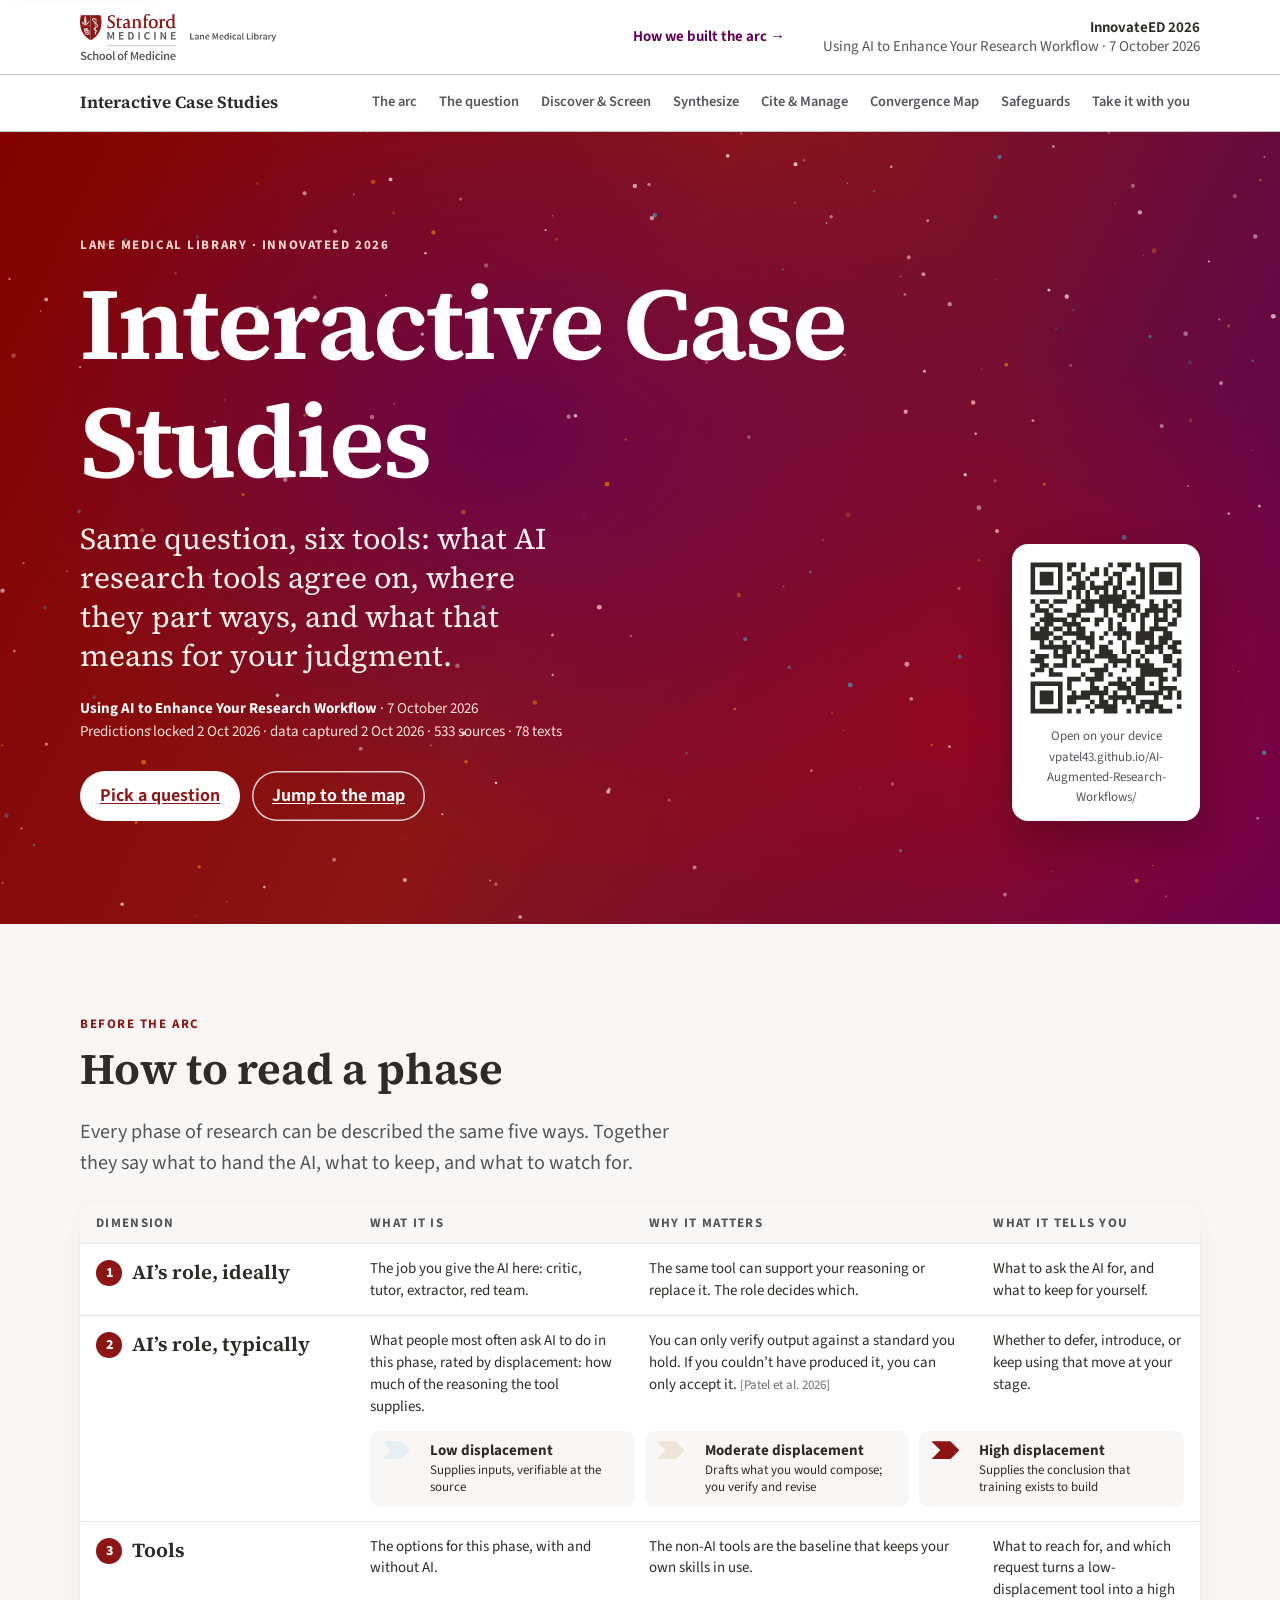
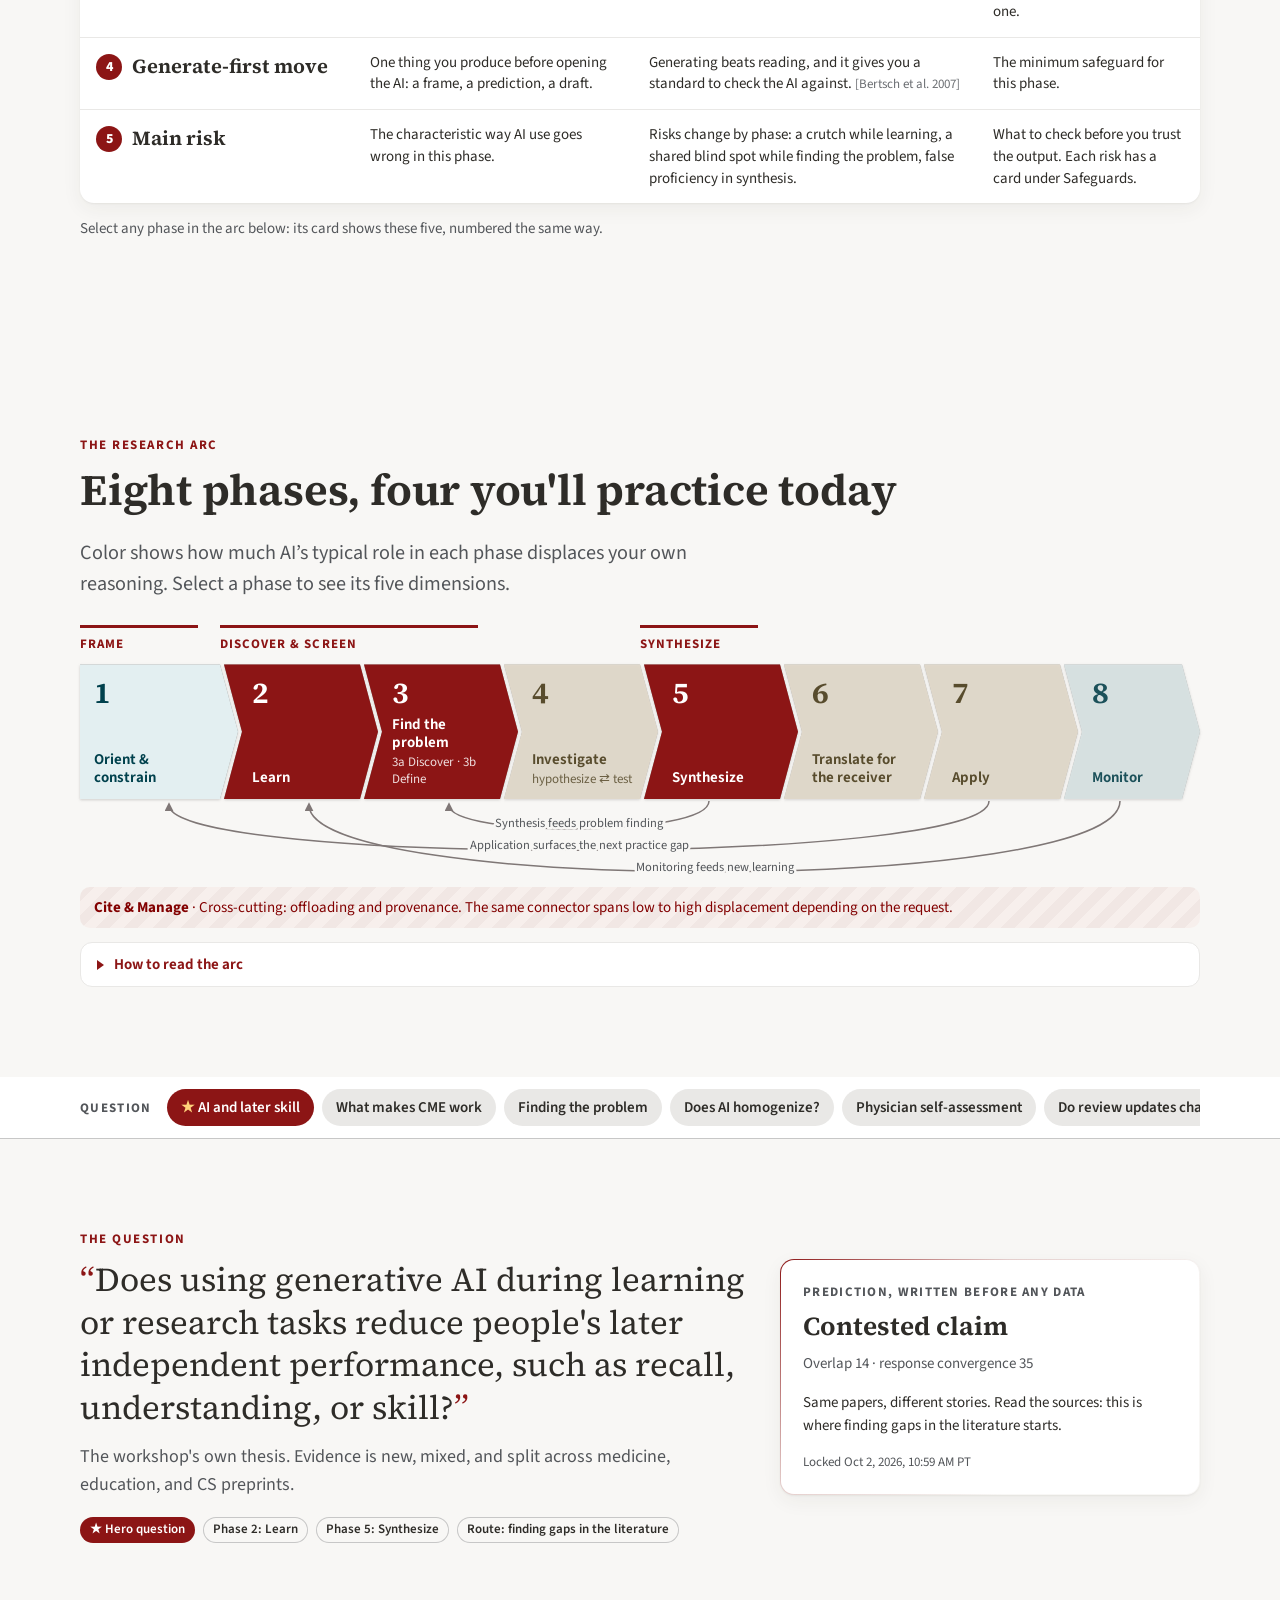
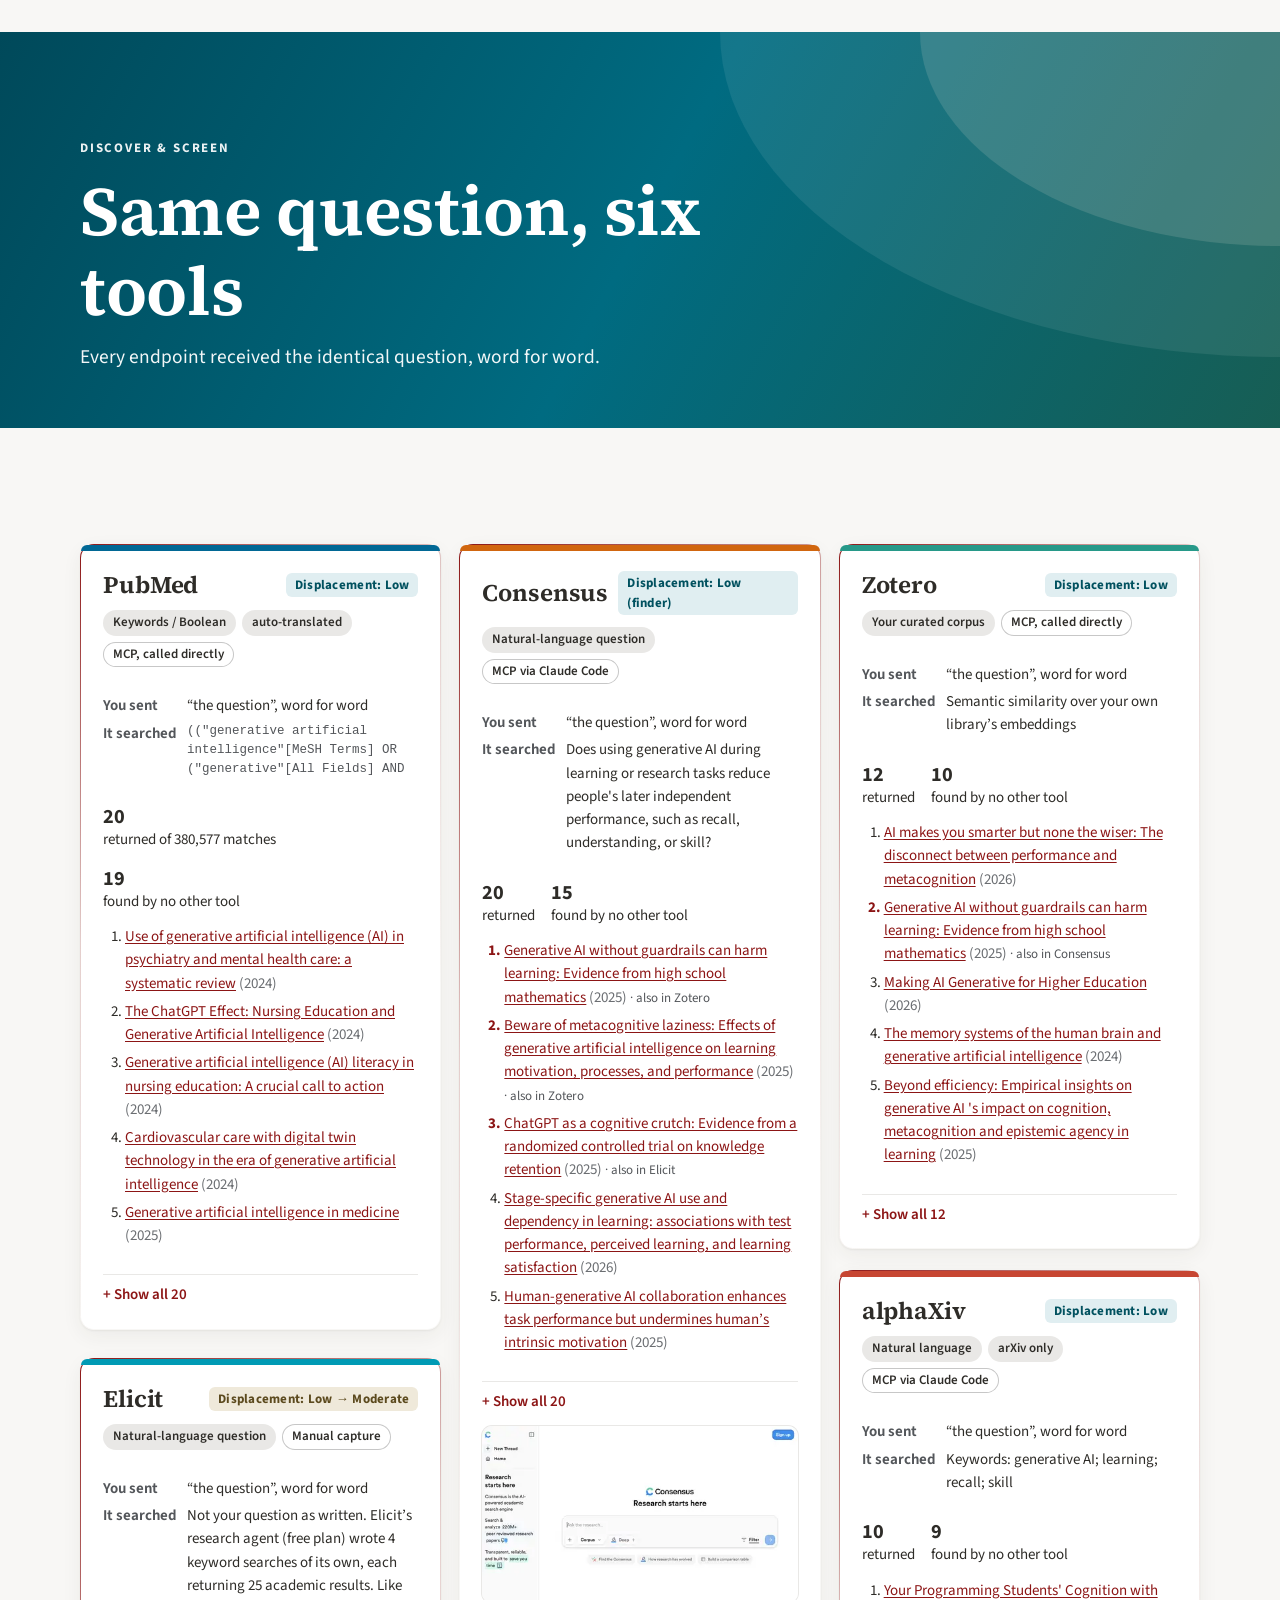
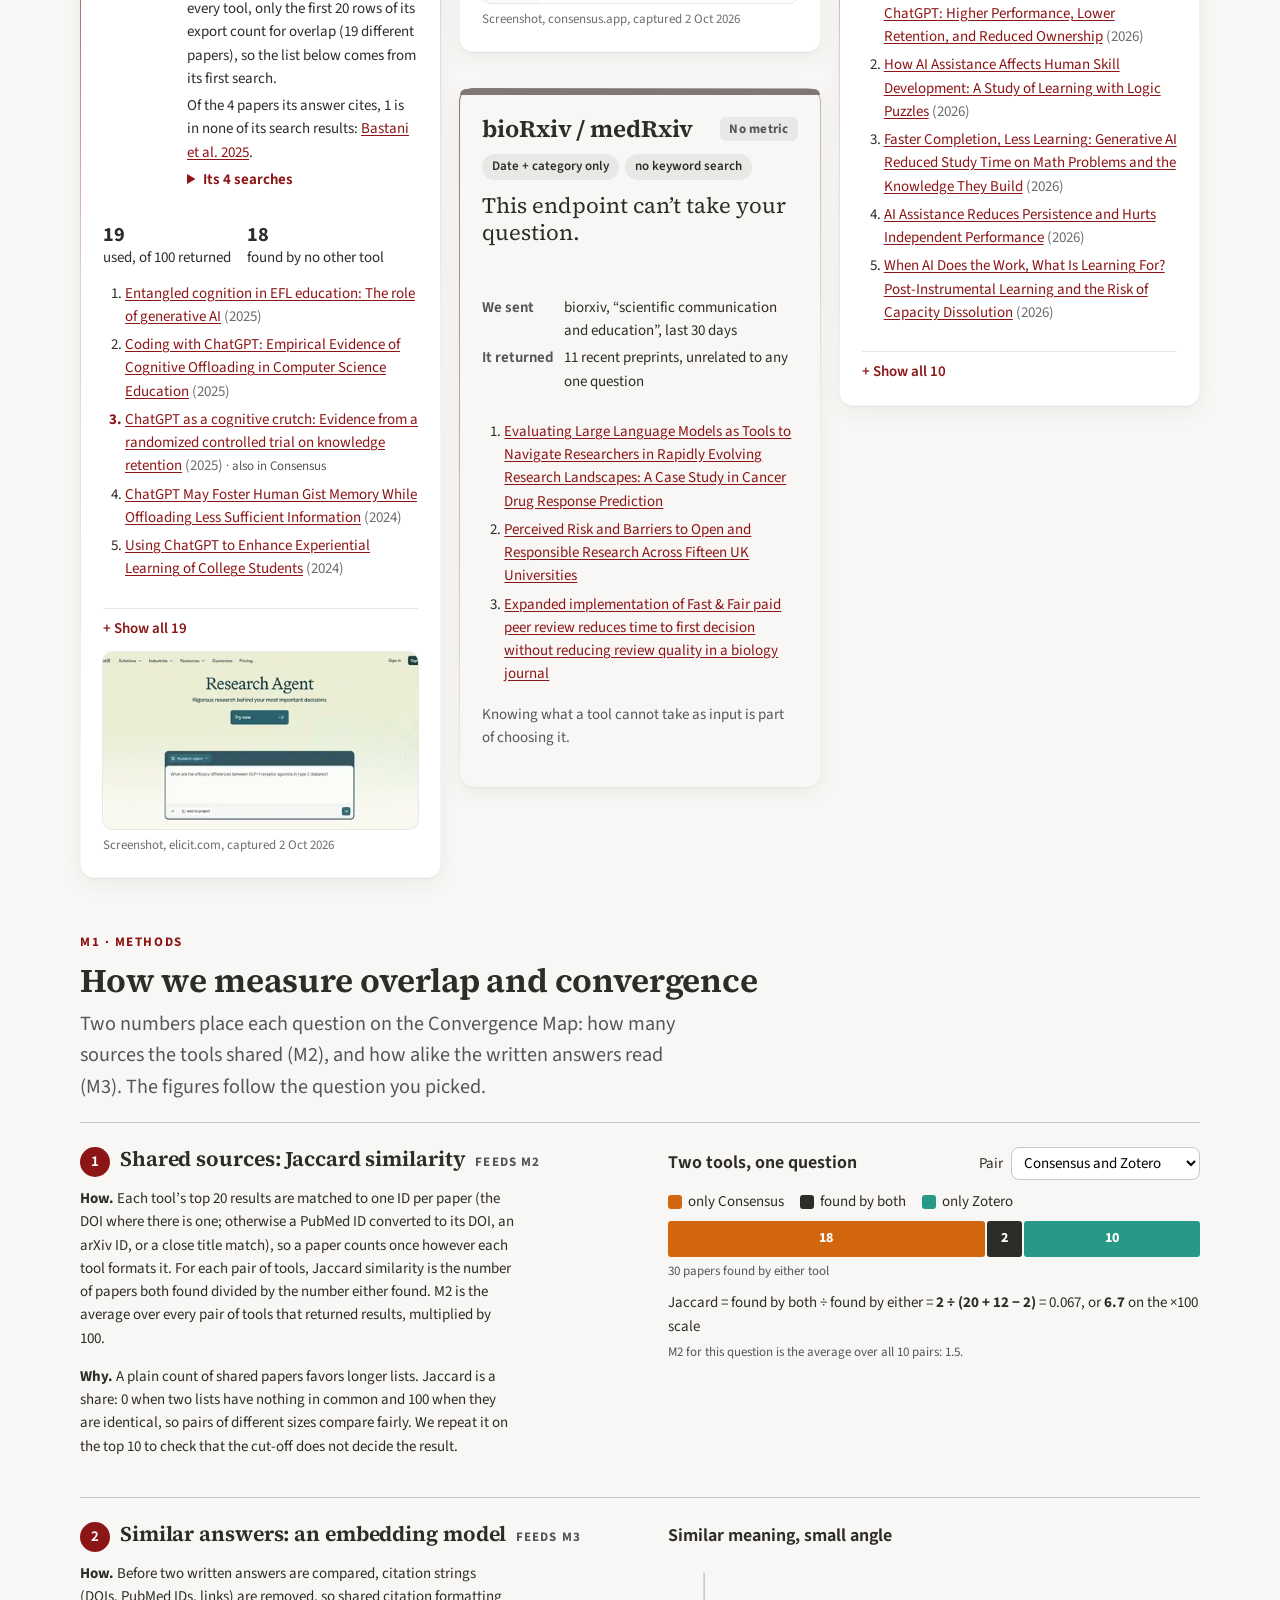
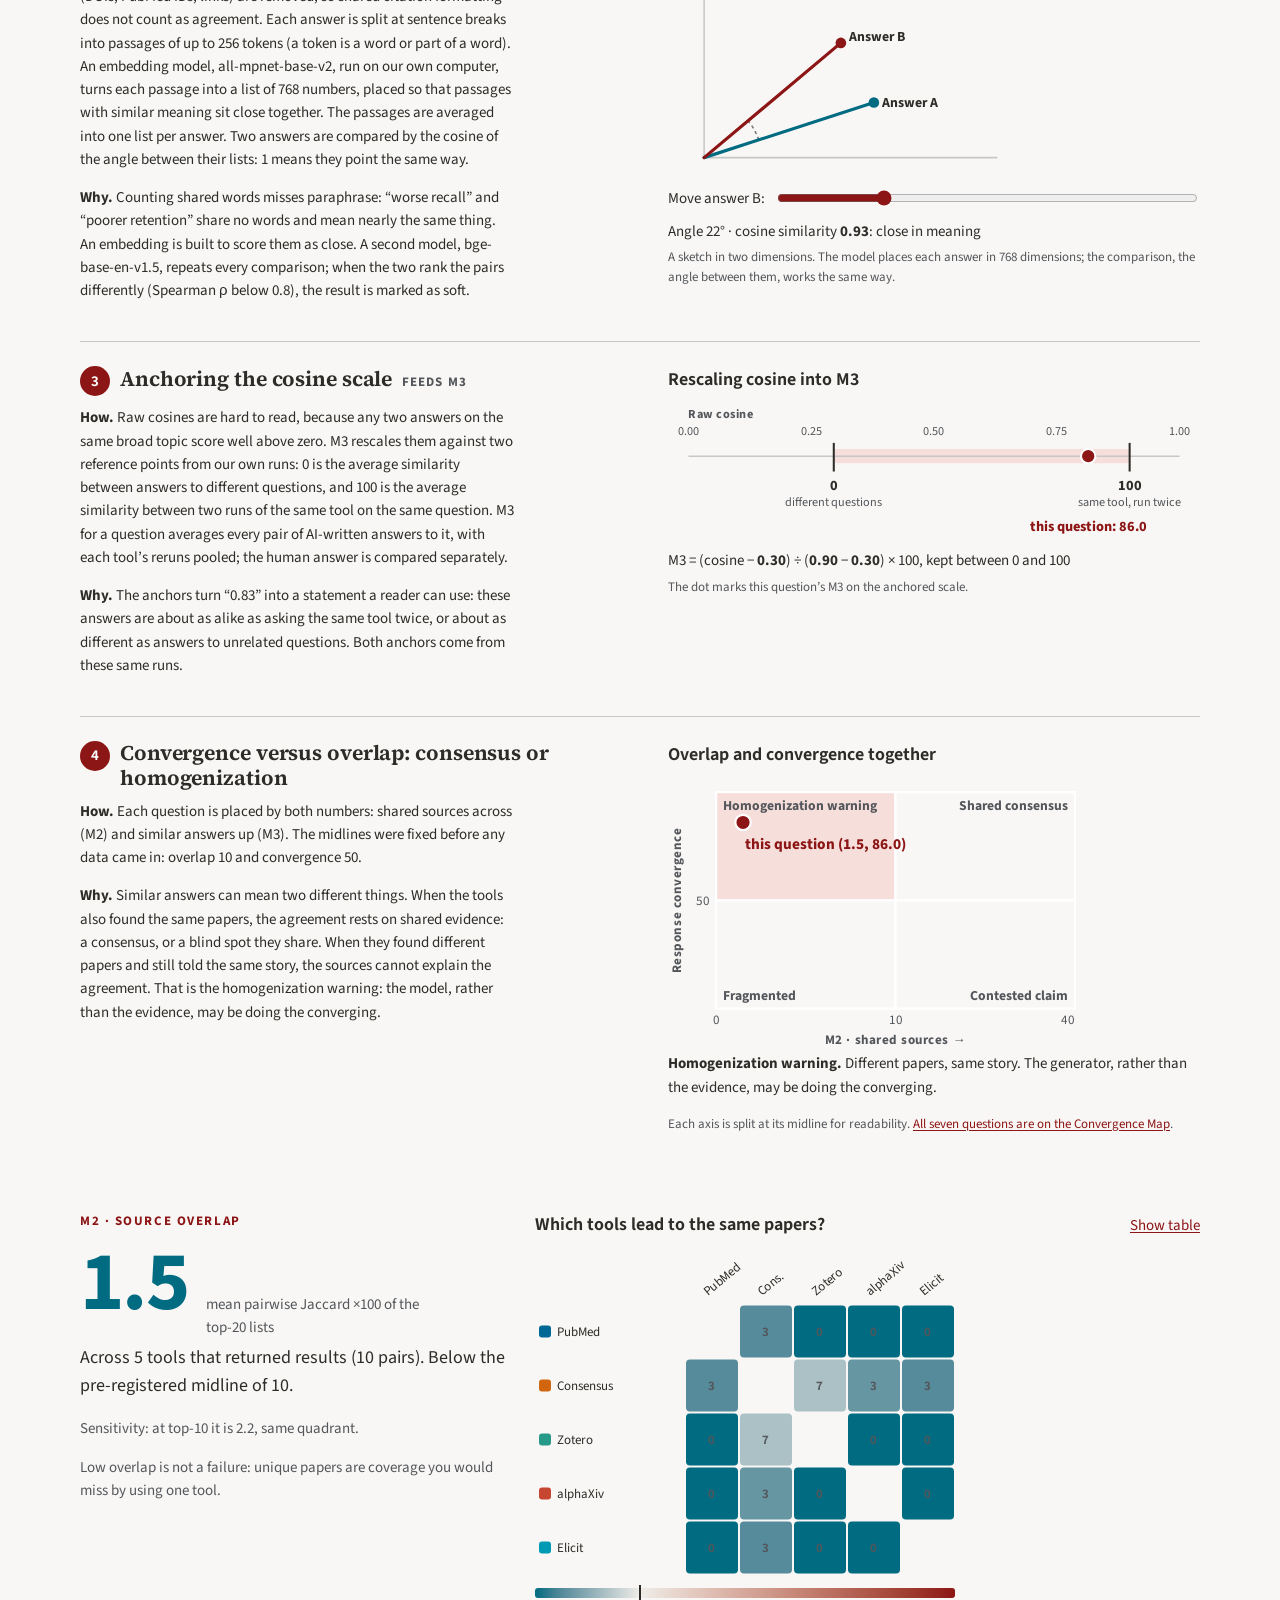
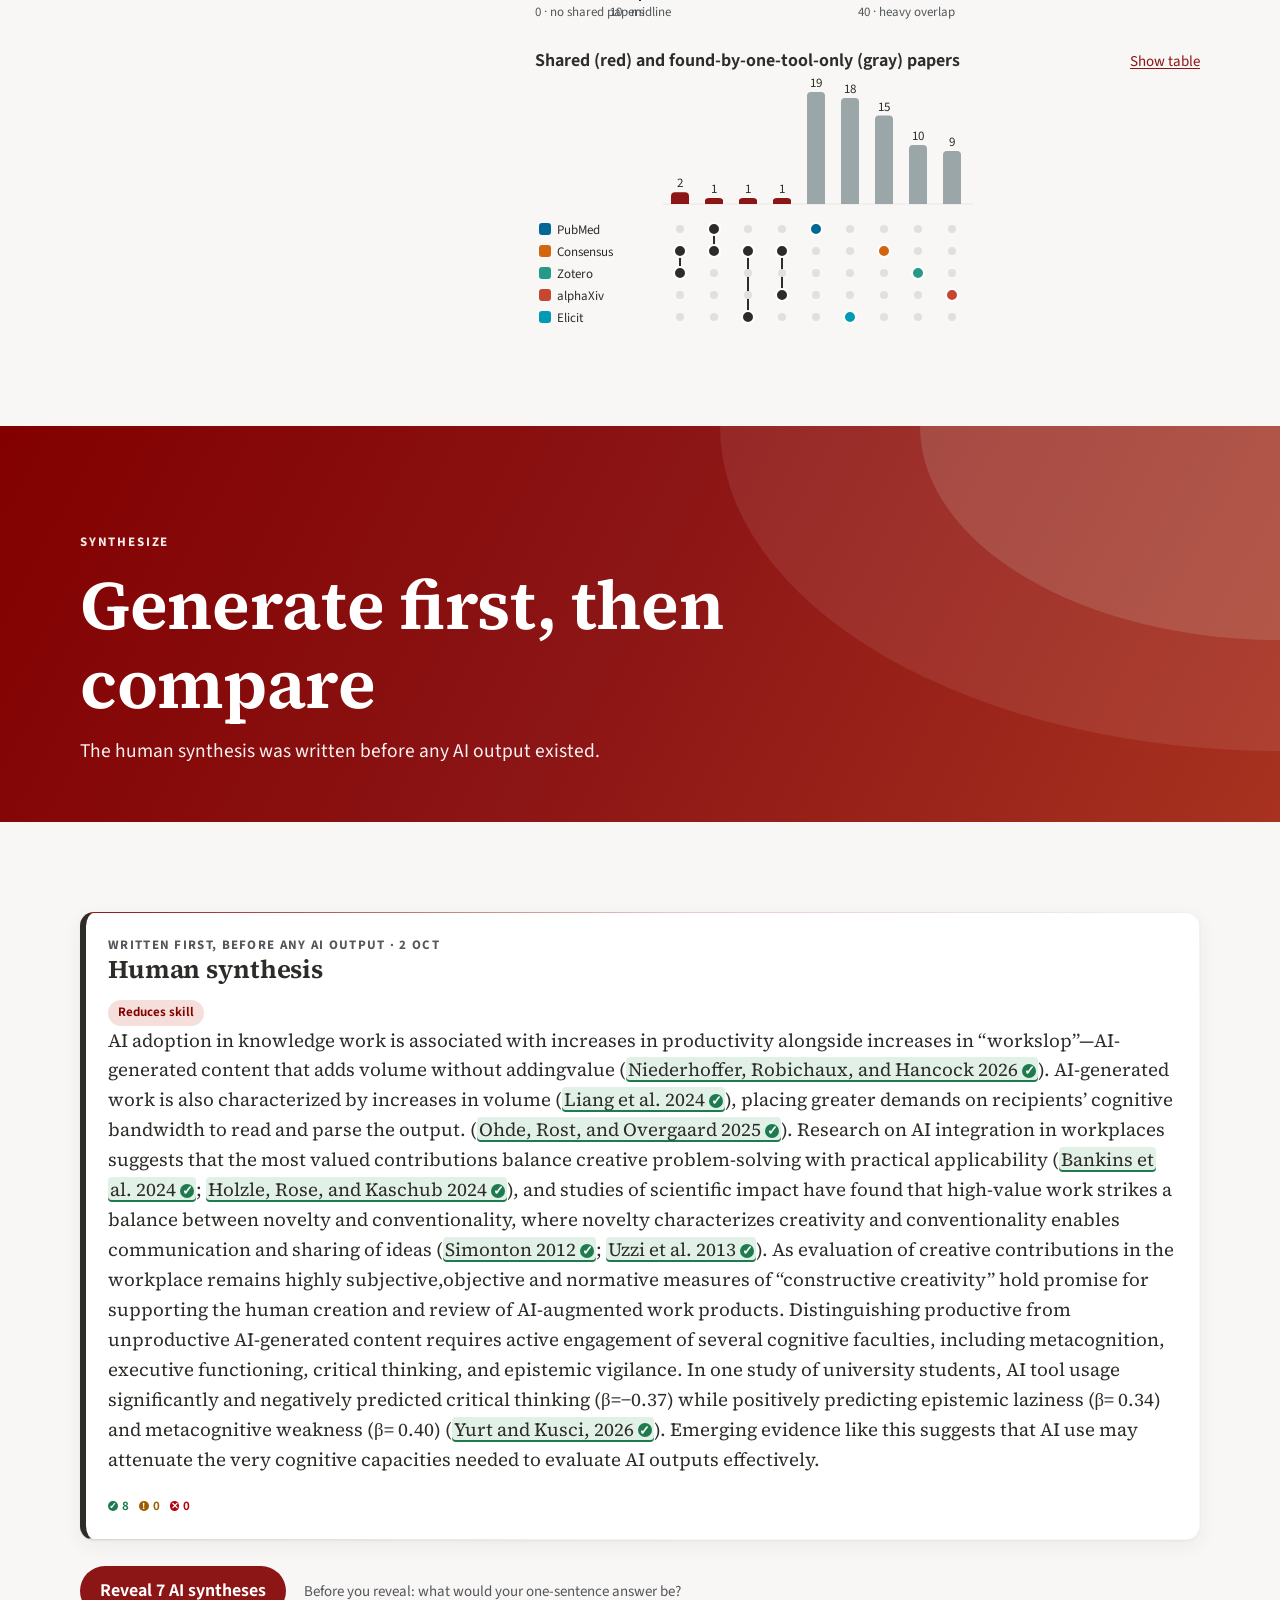
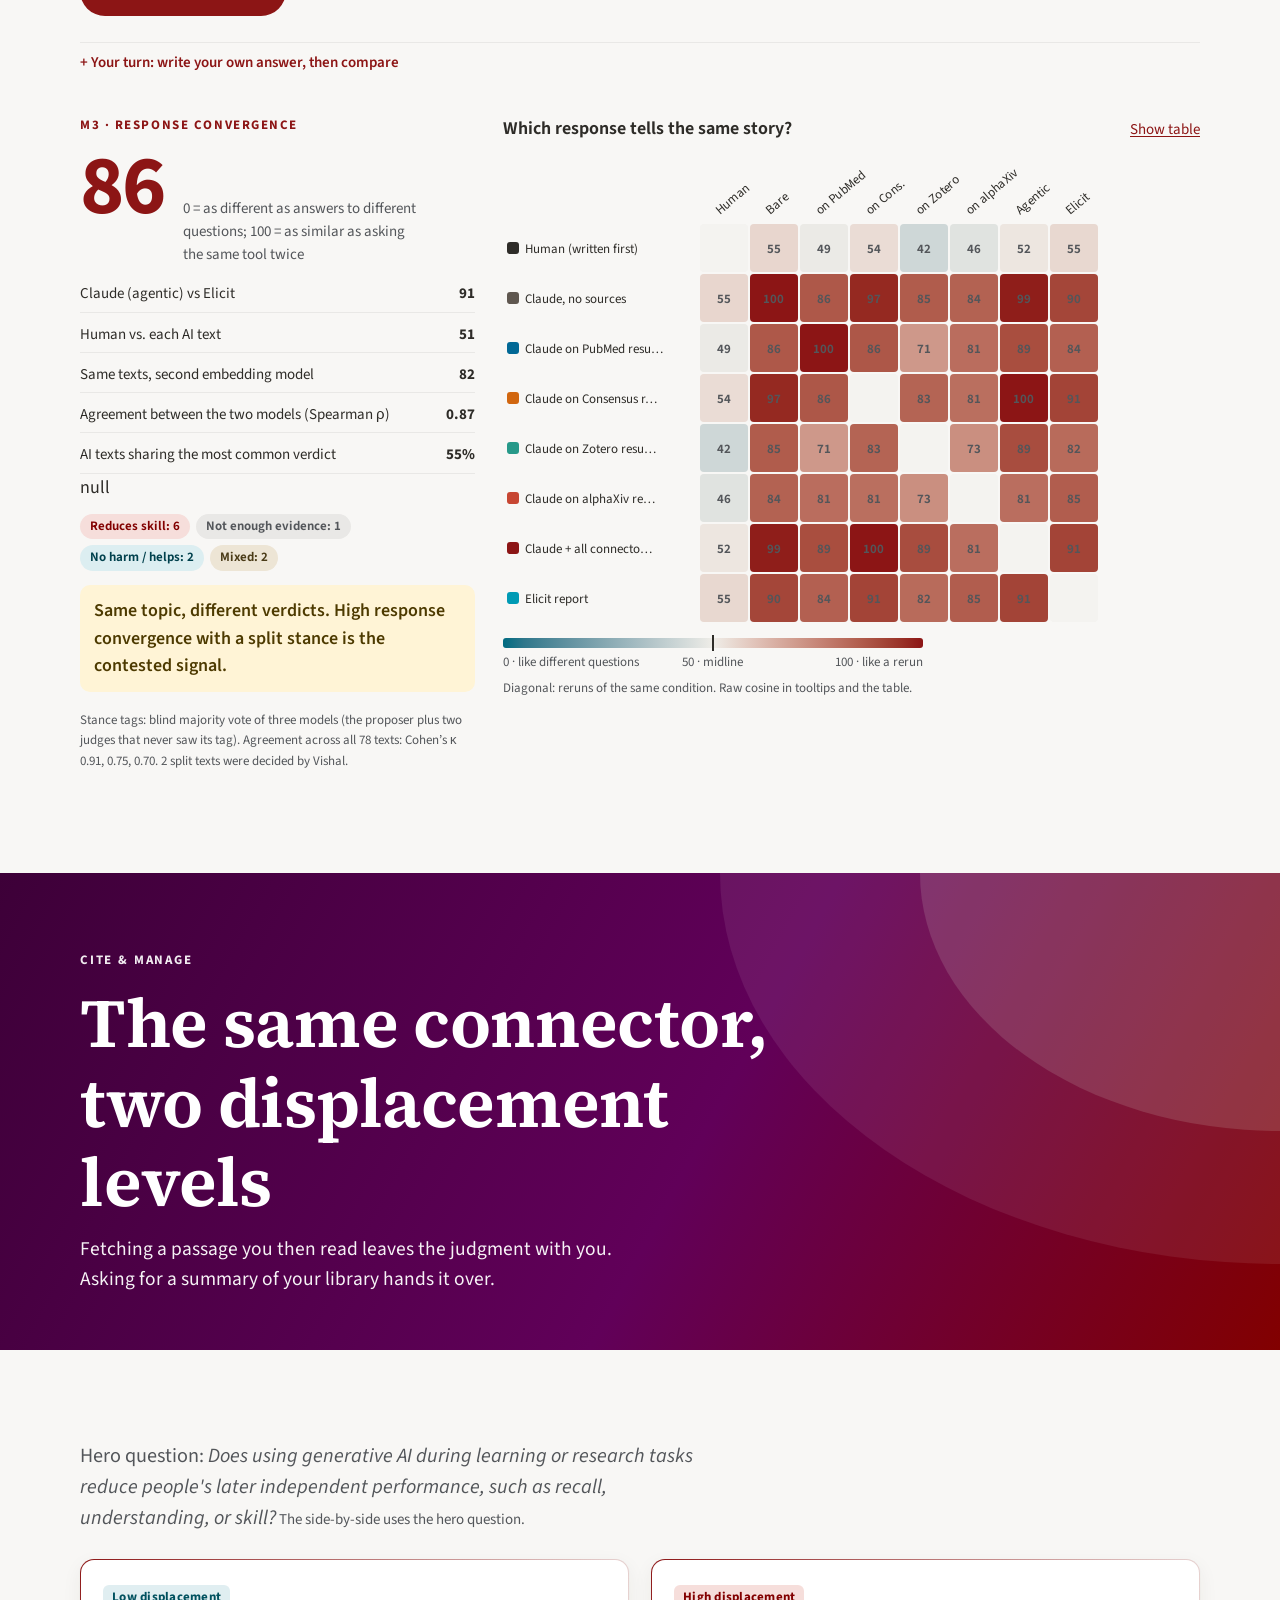
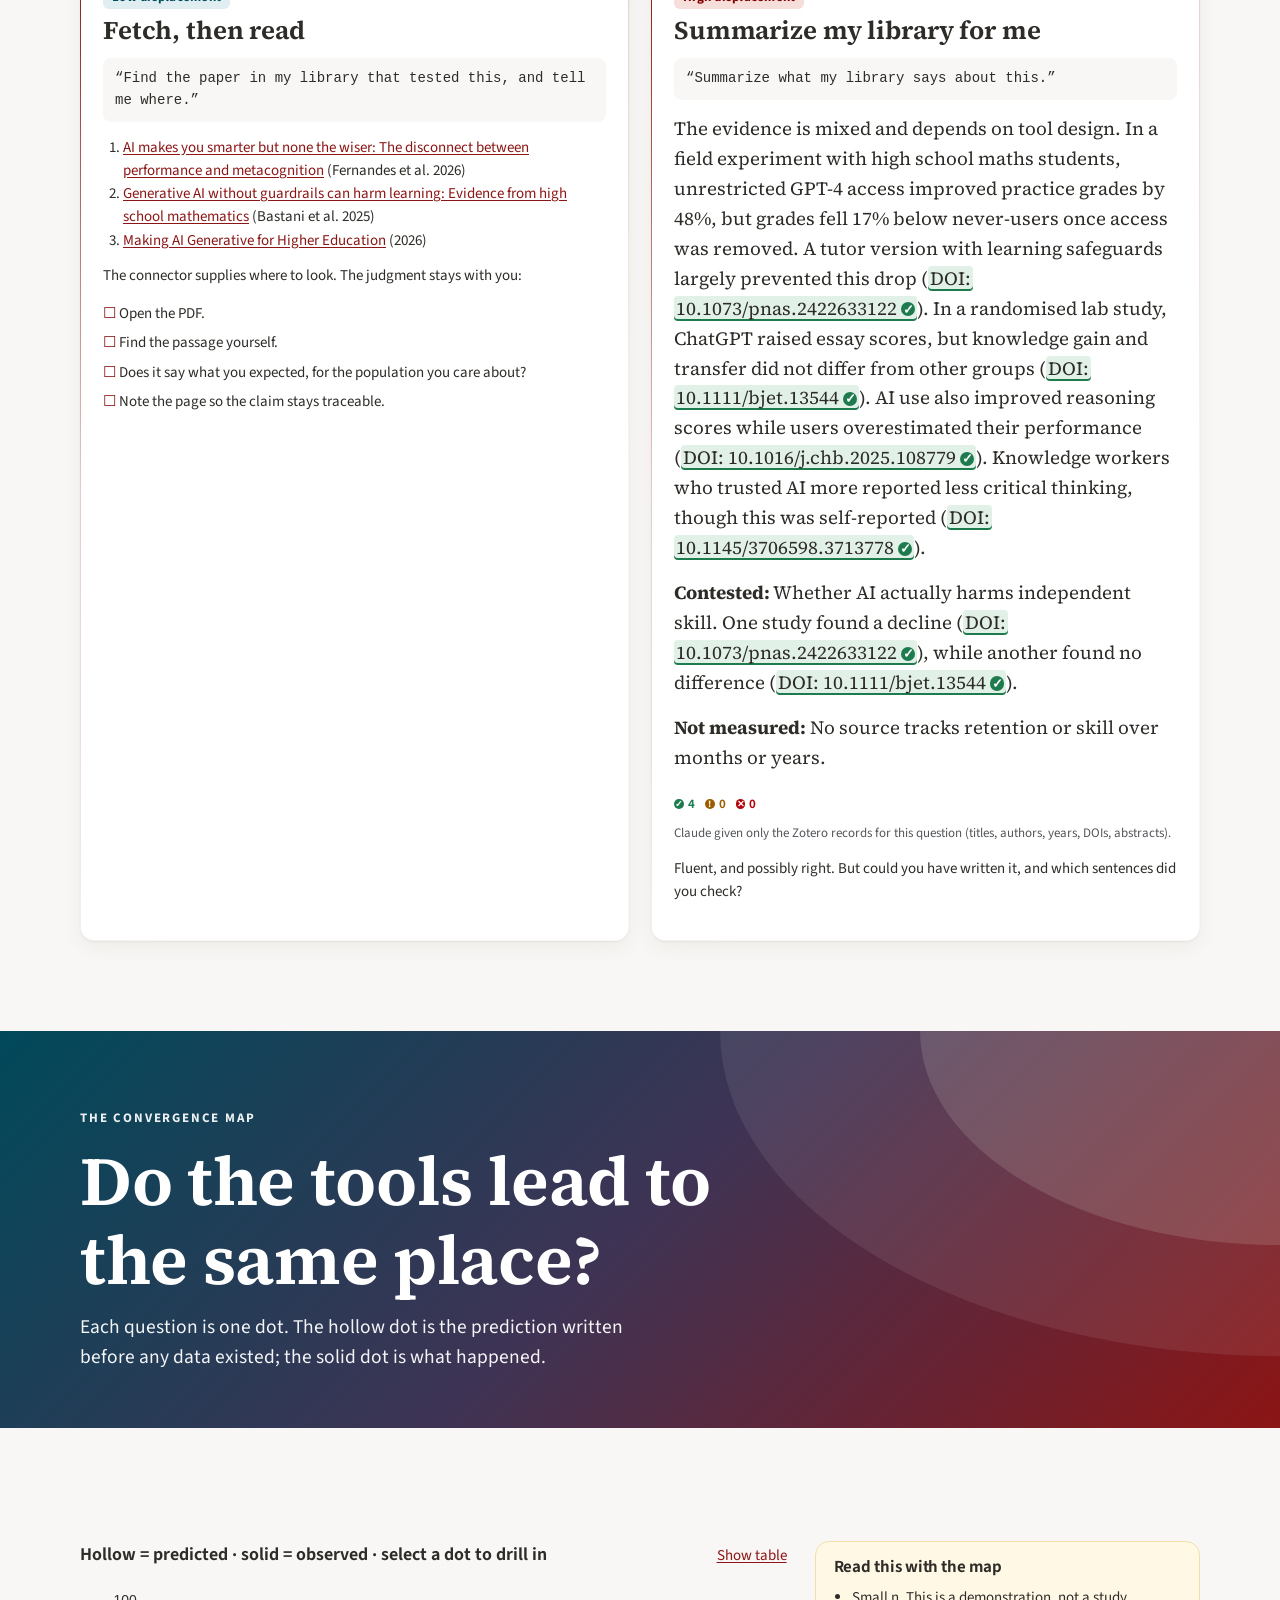
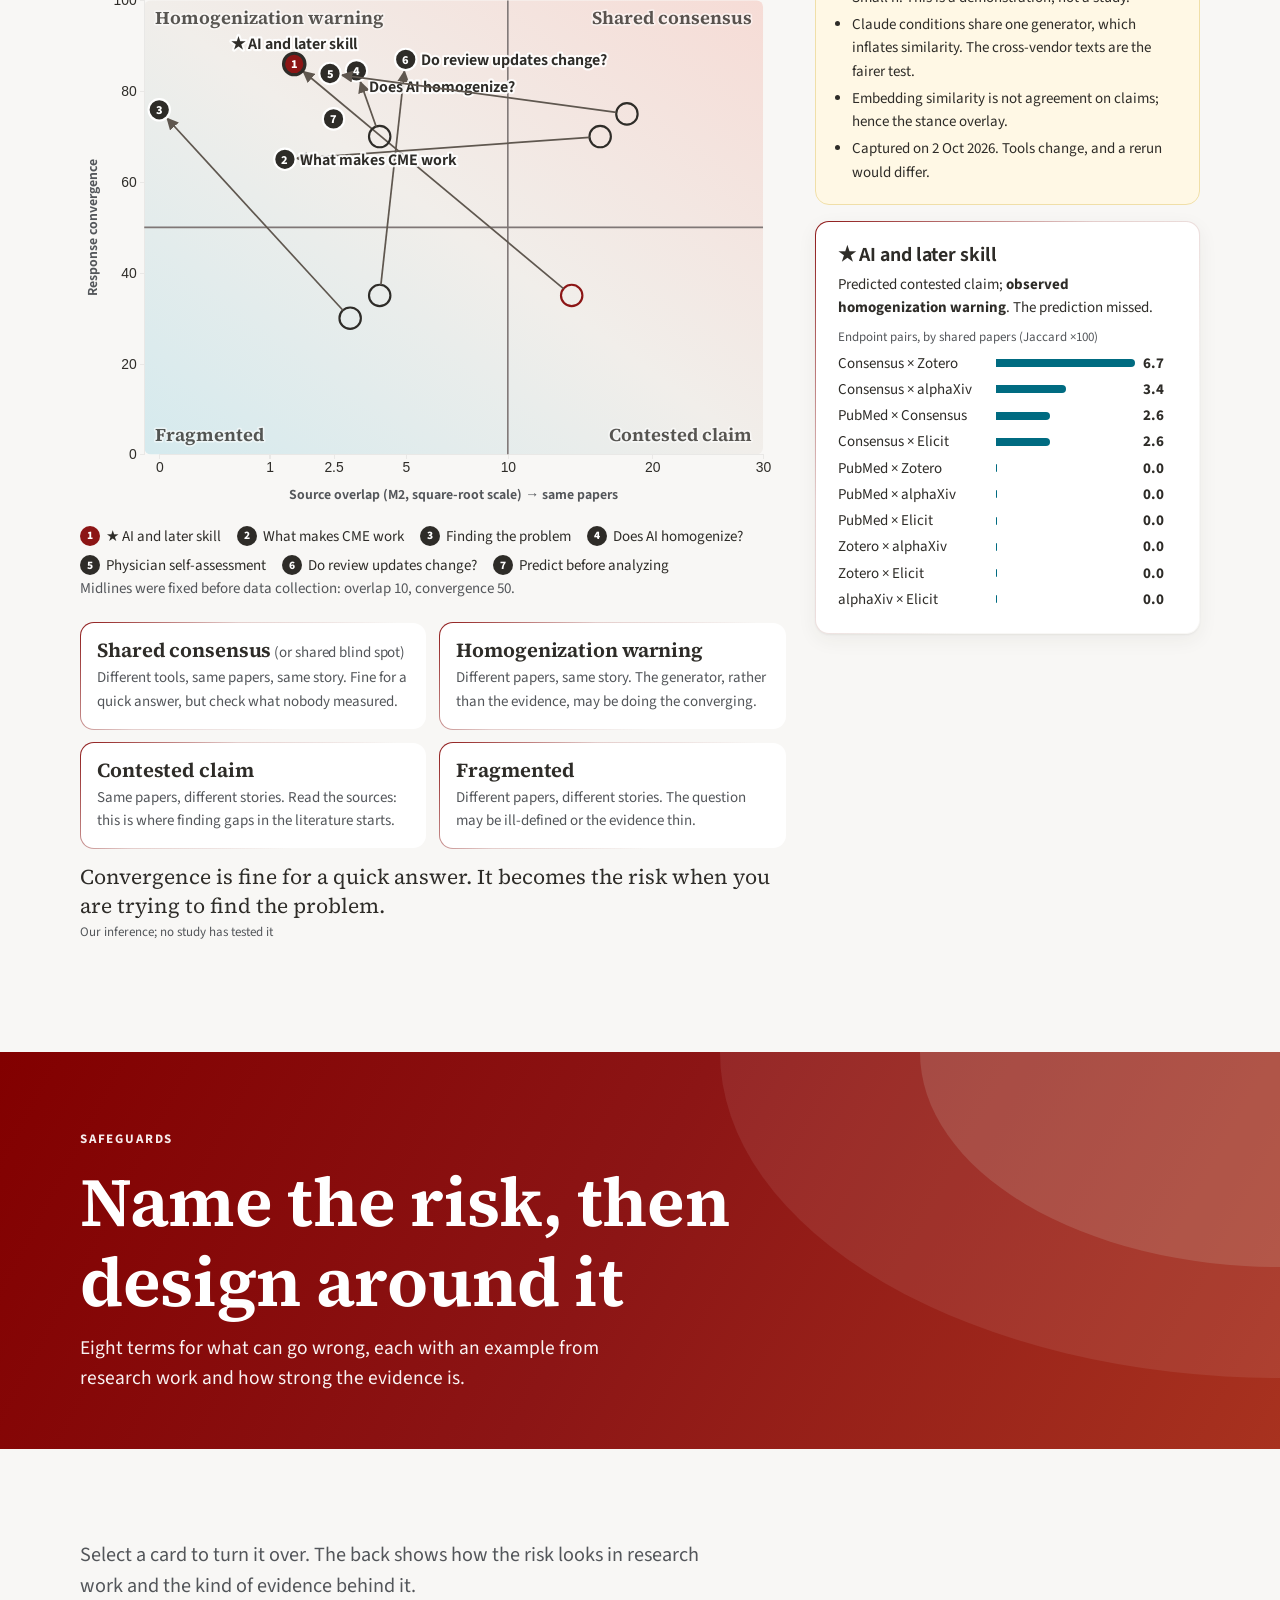
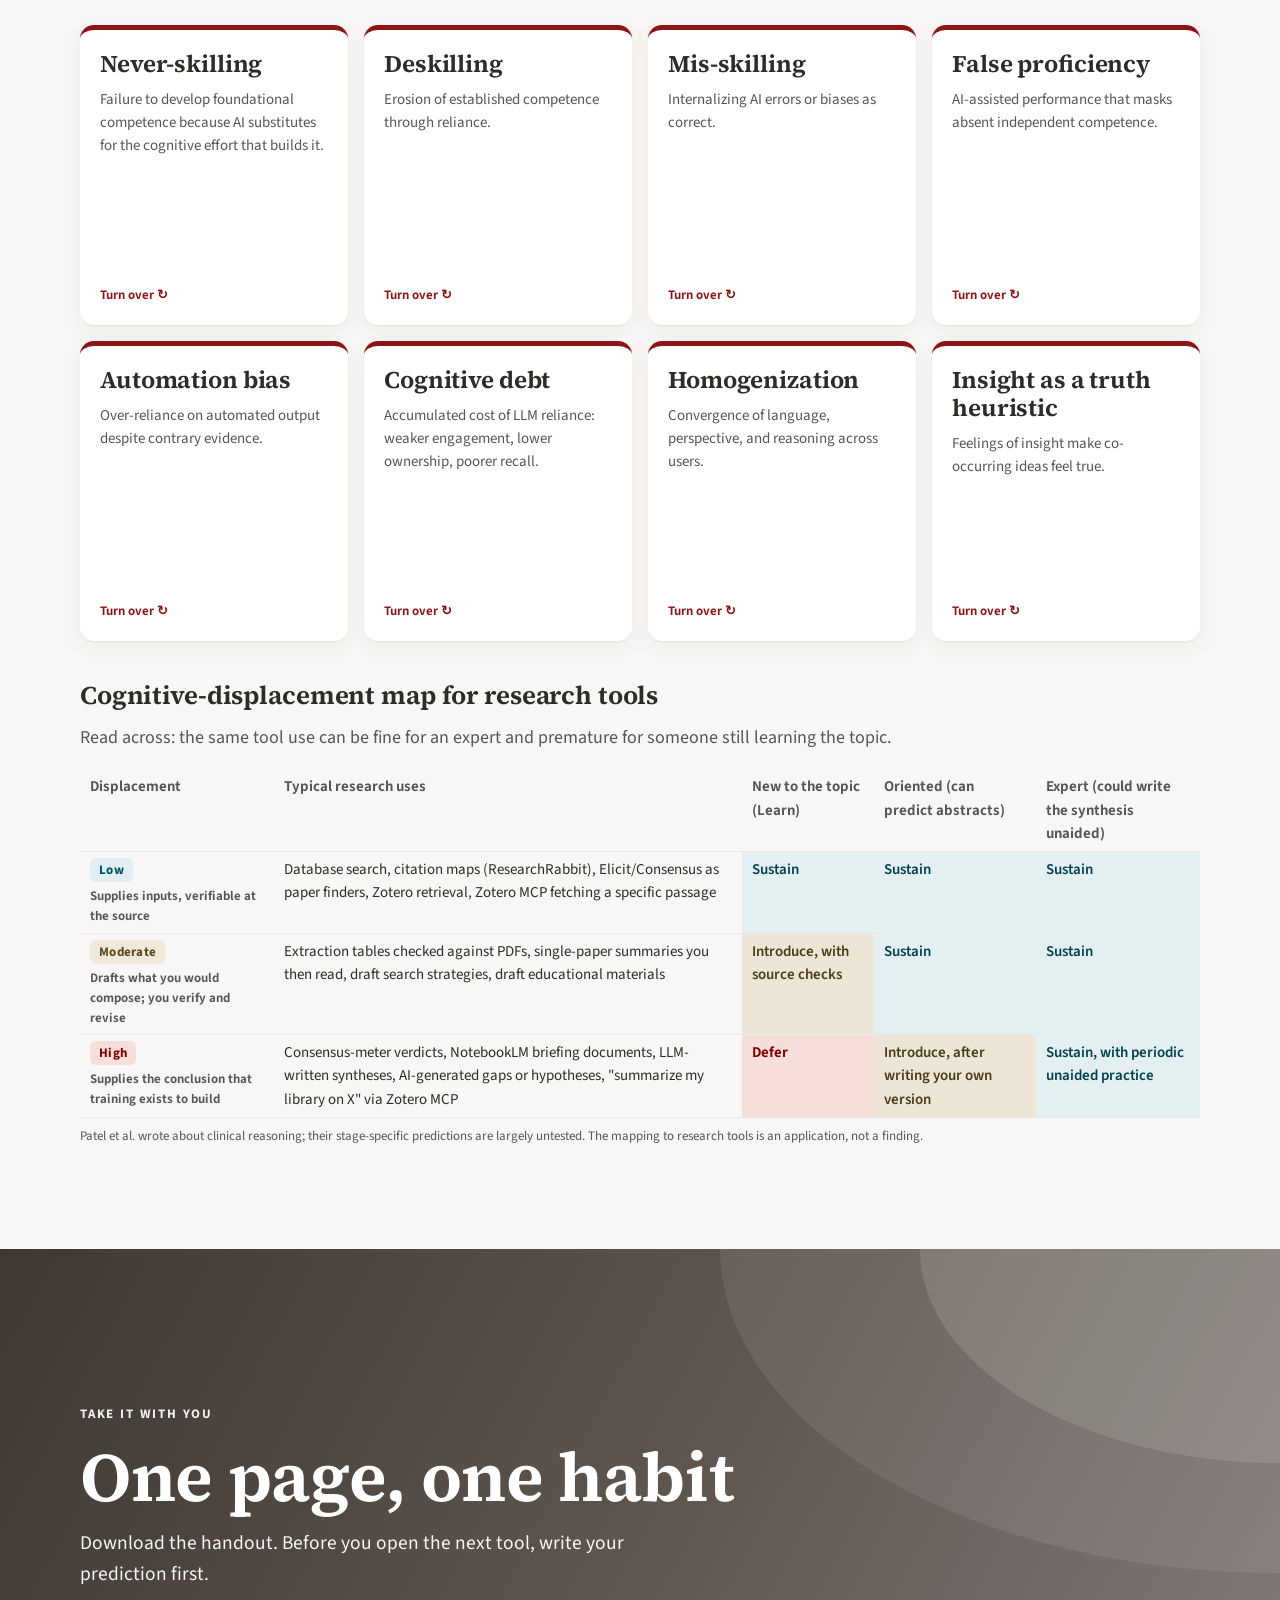
<file: index.html>
<!doctype html>
<html lang="en">
<head>
  <meta charset="utf-8" />
  <meta name="viewport" content="width=device-width, initial-scale=1, viewport-fit=cover" />
  <title>Interactive Case Studies · InnovateED 2026</title>
  <meta name="description" content="Same question, six tools: how AI research tools converge and diverge. Companion site for the InnovateED workshop, Lane Medical Library, Stanford Medicine." />
  <meta name="theme-color" content="#8C1515" />
  <script>
    document.documentElement.classList.add('js');
    if (window.matchMedia && matchMedia('(prefers-reduced-motion: reduce)').matches) document.documentElement.classList.add('reduced');
  </script>
  <script type="module" crossorigin src="./assets/index-DD3XeUt8.js"></script>
  <link rel="modulepreload" crossorigin href="./assets/store-C3GSd0yt.js">
  <link rel="stylesheet" crossorigin href="./assets/store-aKm5IoQr.css">
  <link rel="stylesheet" crossorigin href="./assets/index-CWveC4yB.css">
</head>
<body>
  <a class="skip-link" href="#main">Skip to content</a>
  <div id="demo-banner"></div>

  <header class="brandbar">
    <div class="wrap">
      <img id="logo" alt="Stanford Medicine, School of Medicine, Lane Medical Library" width="704" height="165" />
      <a class="origins-link" id="origins-link" href="arc-origins/" hidden>How we built the arc →</a>
      <div class="meta"><b>InnovateED 2026</b><br />Using AI to Enhance Your Research Workflow · 7 October 2026</div>
    </div>
  </header>

  <nav class="site-nav" id="site-nav" aria-label="Sections of this page">
    <div class="wrap">
      <a class="nav-title" href="#s0">Interactive Case Studies</a>
      <button class="nav-toggle" type="button" aria-expanded="false" aria-controls="nav-list">
        <span class="nav-toggle-label">Sections</span><span class="nav-current" aria-hidden="true"></span><span class="nav-caret" aria-hidden="true"></span>
      </button>
      <ol class="nav-list" id="nav-list">
        <li><a href="#s1a" data-sec="arc">The arc</a></li>
        <li><a href="#s2" data-sec="question">The question</a></li>
        <li><a href="#d3" data-sec="discover">Discover &amp; Screen</a></li>
        <li><a href="#d4" data-sec="synthesize">Synthesize</a></li>
        <li><a href="#d5" data-sec="cite">Cite &amp; Manage</a></li>
        <li><a href="#d6" data-sec="map">Convergence Map</a></li>
        <li><a href="#d7" data-sec="safeguards">Safeguards</a></li>
        <li><a href="#d8" data-sec="exit">Take it with you</a></li>
      </ol>
    </div>
    <div class="nav-progress" aria-hidden="true"><span></span></div>
  </nav>

  <section class="site-hero" id="s0" data-stop aria-labelledby="hero-title">
    <canvas id="particles" aria-hidden="true"></canvas>
    <div class="wrap">
      <div>
        <p class="eyebrow">Lane Medical Library · InnovateED 2026</p>
        <h1 id="hero-title">Interactive Case Studies</h1>
        <p class="sub">Same question, six tools: what AI research tools agree on, where they part ways, and what that means for your judgment.</p>
        <p class="meta" id="hero-meta"></p>
        <div class="cta">
          <a class="btn" href="#s2">Pick a question</a>
          <a class="btn ghost" href="#s6">Jump to the map</a>
        </div>
      </div>
      <div class="qr-tile" id="hero-qr"></div>
    </div>
  </section>

  <main id="main">
    <section class="block primer-block" id="s1a" data-stop aria-labelledby="s1a-title">
      <div class="wrap">
        <p class="eyebrow rv">Before the arc</p>
        <h2 id="s1a-title" class="rv">How to read a phase</h2>
        <p class="lede rv">Every phase of research can be described the same five ways. Together they say what to hand the AI, what to keep, and what to watch for.</p>
        <div id="primer"></div>
      </div>
    </section>

    <section class="block" id="s1" data-stop aria-labelledby="s1-title">
      <div class="wrap">
        <p class="eyebrow rv">The research arc</p>
        <h2 id="s1-title" class="rv">Eight phases, four you'll practice today</h2>
        <p class="lede rv">Color shows how much AI’s typical role in each phase displaces your own reasoning. Select a phase to see its five dimensions.</p>
        <div id="arc"></div>
      </div>
    </section>

    <!-- the picker sticks only within this wrapper: the sections it drives (The question through Synthesize) -->
    <div class="picker-scope">
    <nav class="picker-bar" aria-label="Question picker">
      <div class="wrap"><span class="label">Question</span><div class="picker-chips" id="picker" role="toolbar" aria-label="Choose a question"></div></div>
    </nav>

    <section class="block" id="s2" data-stop aria-labelledby="s2-title">
      <div class="wrap">
        <p class="eyebrow rv">The question</p>
        <h2 id="s2-title" class="visually-hidden">Selected question and prediction</h2>
        <div id="qdetail"></div>
      </div>
    </section>

    <div class="divider cool" id="d3" data-stop>
      <div class="shape-a"></div><div class="shape-b"></div>
      <div class="wrap"><span class="step">Discover &amp; Screen</span><h2>Same question, six tools</h2>
        <p>Every endpoint received the identical question, word for word.</p></div>
    </div>
    <section class="block" id="s3" data-stop aria-labelledby="s3-title">
      <div class="wrap">
        <h2 id="s3-title" class="visually-hidden">Retrieval endpoints</h2>
        <div id="doors"></div>
        <div id="methods" class="methods" data-stop></div>
        <div id="m2" data-stop></div>
      </div>
    </section>

    <div class="divider warm" id="d4" data-stop>
      <div class="shape-a"></div><div class="shape-b"></div>
      <div class="wrap"><span class="step">Synthesize</span><h2>Generate first, then compare</h2>
        <p>The human synthesis was written before any AI output existed.</p></div>
    </div>
    <section class="block" id="s4" data-stop aria-labelledby="s4-title">
      <div class="wrap">
        <h2 id="s4-title" class="visually-hidden">Syntheses</h2>
        <div id="synth"></div>
      </div>
    </section>

    </div>
    <div class="divider plum" id="d5" data-stop>
      <div class="shape-a"></div><div class="shape-b"></div>
      <div class="wrap"><span class="step">Cite &amp; Manage</span><h2>The same connector, two displacement levels</h2>
        <p>Fetching a passage you then read leaves the judgment with you. Asking for a summary of your library hands it over.</p></div>
    </div>
    <section class="block" id="s5" data-stop aria-labelledby="s5-title">
      <div class="wrap">
        <h2 id="s5-title" class="visually-hidden">Citation traceability</h2>
        <div id="cite"></div>
      </div>
    </section>

    <div class="divider mixed" id="d6" data-stop>
      <div class="shape-a"></div><div class="shape-b"></div>
      <div class="wrap"><span class="step">The Convergence Map</span><h2>Do the tools lead to the same place?</h2>
        <p>Each question is one dot. The hollow dot is the prediction written before any data existed; the solid dot is what happened.</p></div>
    </div>
    <section class="block" id="s6" data-stop aria-labelledby="s6-title">
      <div class="wrap">
        <h2 id="s6-title" class="visually-hidden">Convergence Map</h2>
        <div id="map"></div>
      </div>
    </section>

    <div class="divider warm" id="d7" data-stop>
      <div class="shape-a"></div><div class="shape-b"></div>
      <div class="wrap"><span class="step">Safeguards</span><h2>Name the risk, then design around it</h2>
        <p>Eight terms for what can go wrong, each with an example from research work and how strong the evidence is.</p></div>
    </div>
    <section class="block" id="s7" data-stop aria-labelledby="s7-title">
      <div class="wrap">
        <h2 id="s7-title" class="visually-hidden">Safeguards</h2>
        <div id="safeguards"></div>
      </div>
    </section>

    <div class="divider stone" id="d8" data-stop>
      <div class="shape-a"></div><div class="shape-b"></div>
      <div class="wrap"><span class="step">Take it with you</span><h2>One page, one habit</h2>
        <p>Download the handout. Before you open the next tool, write your prediction first.</p></div>
    </div>
    <section class="block" id="s8" data-stop aria-labelledby="s8-title">
      <div class="wrap">
        <h2 id="s8-title" class="visually-hidden">Exit</h2>
        <div id="exit"></div>
      </div>
    </section>
  </main>

  <footer class="site-foot">
    <div class="wrap">
      <img id="logo-foot" alt="Stanford Medicine, School of Medicine, Lane Medical Library" width="704" height="165" />
      <span id="foot-text">Lane Medical Library · Stanford Medicine · InnovateED 2026</span>
    </div>
  </footer>
</body>
</html>
</file>
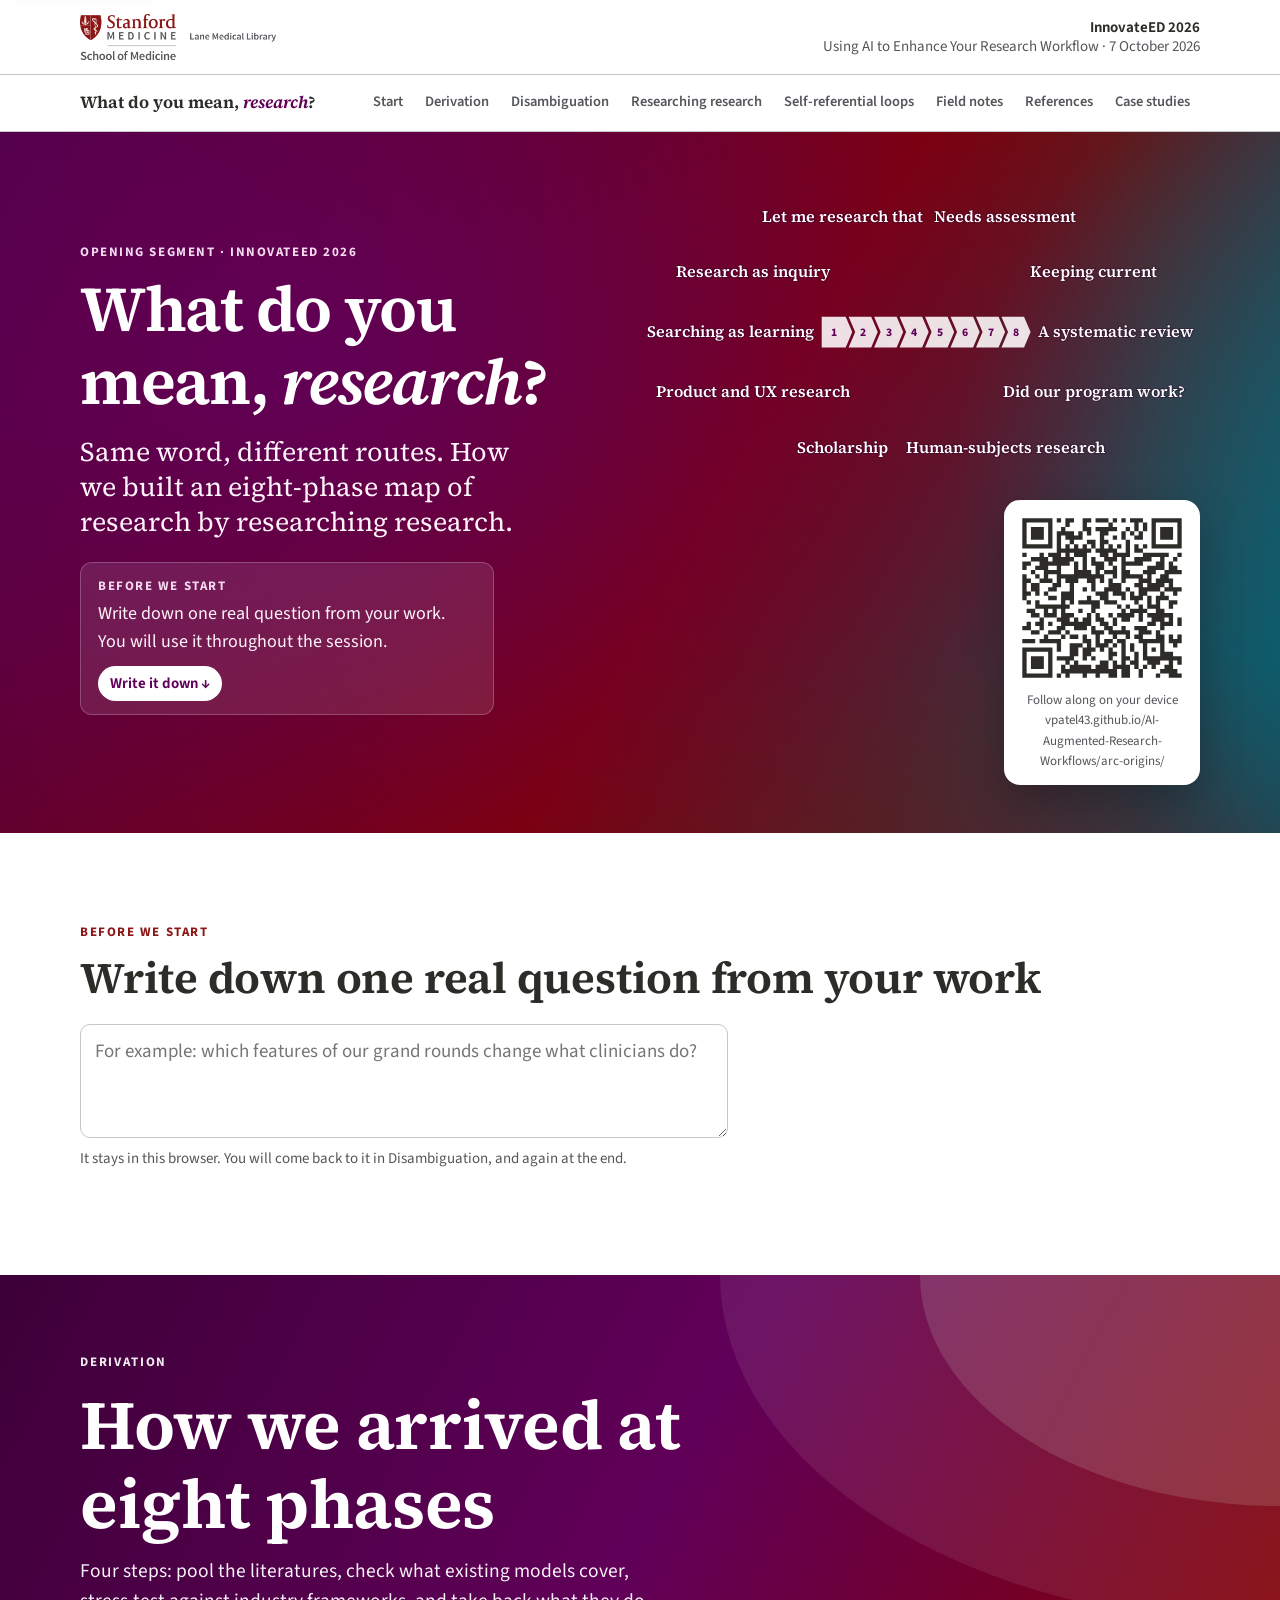
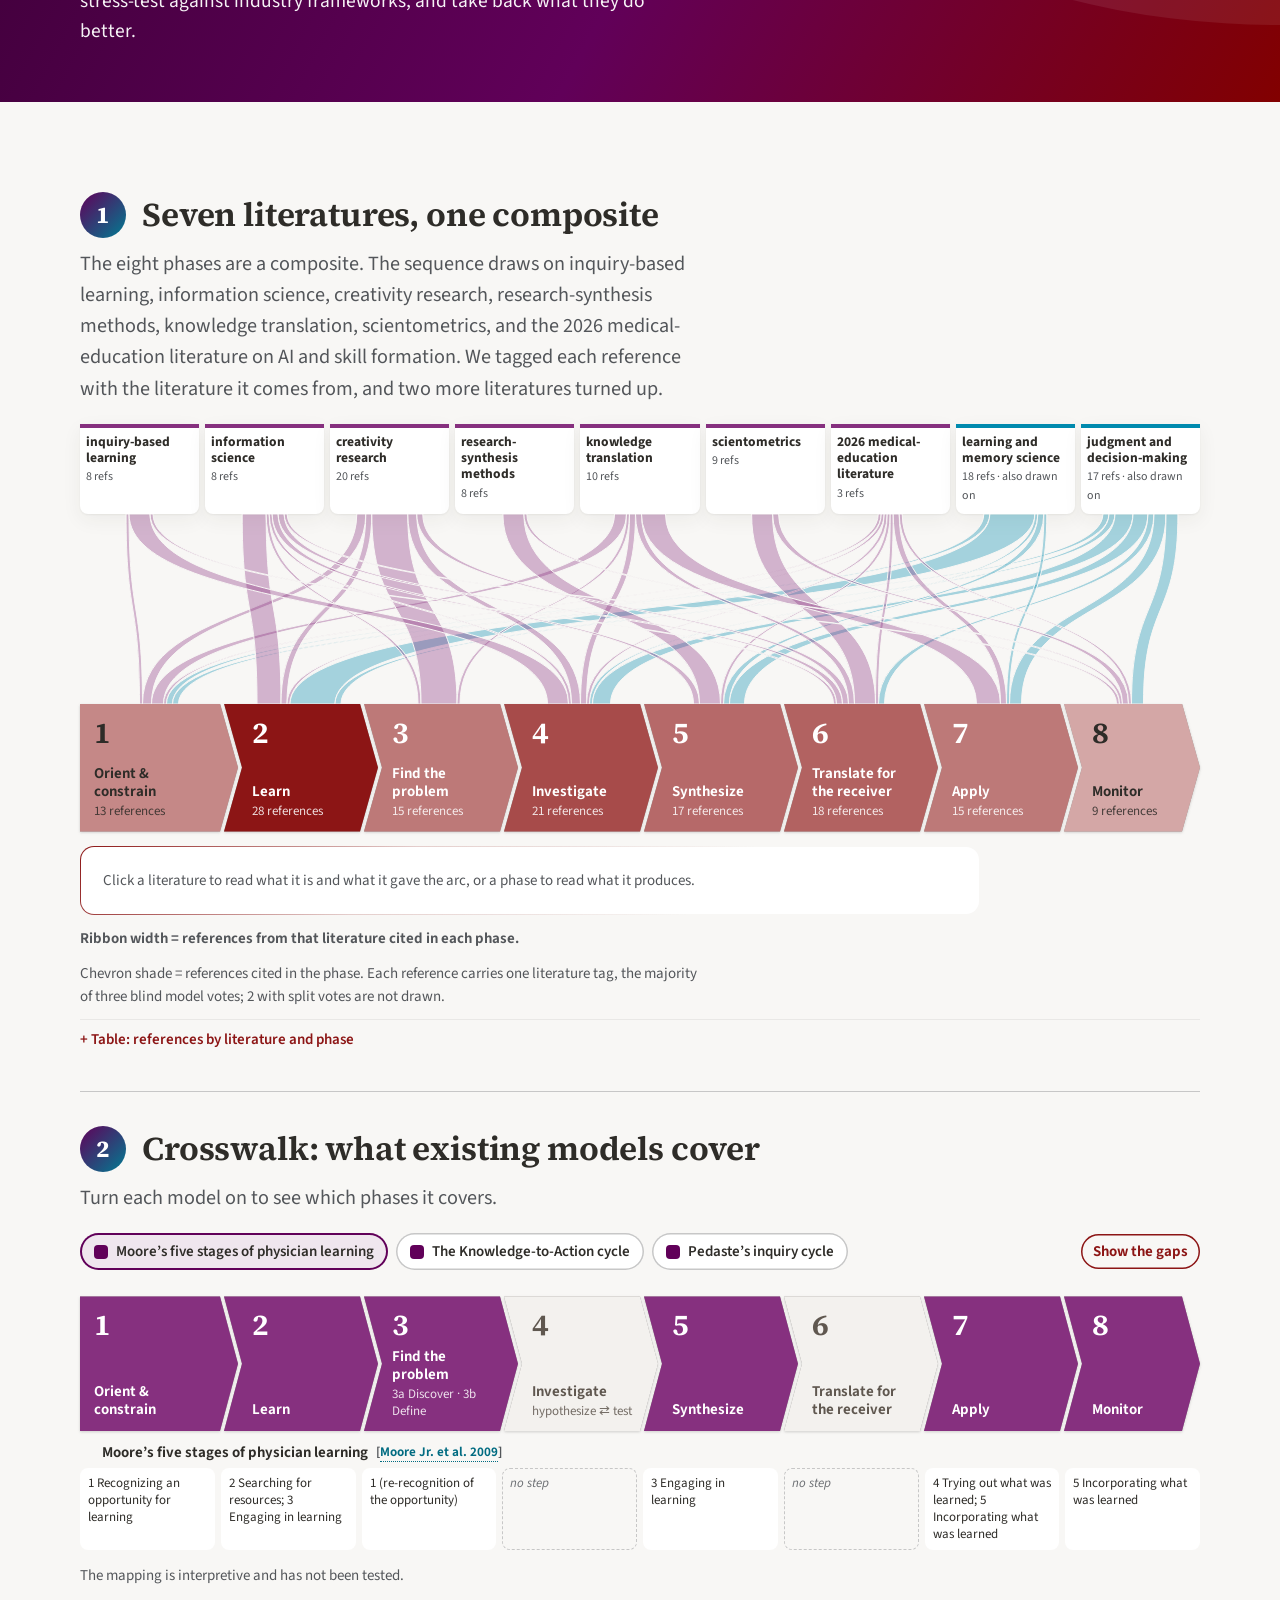
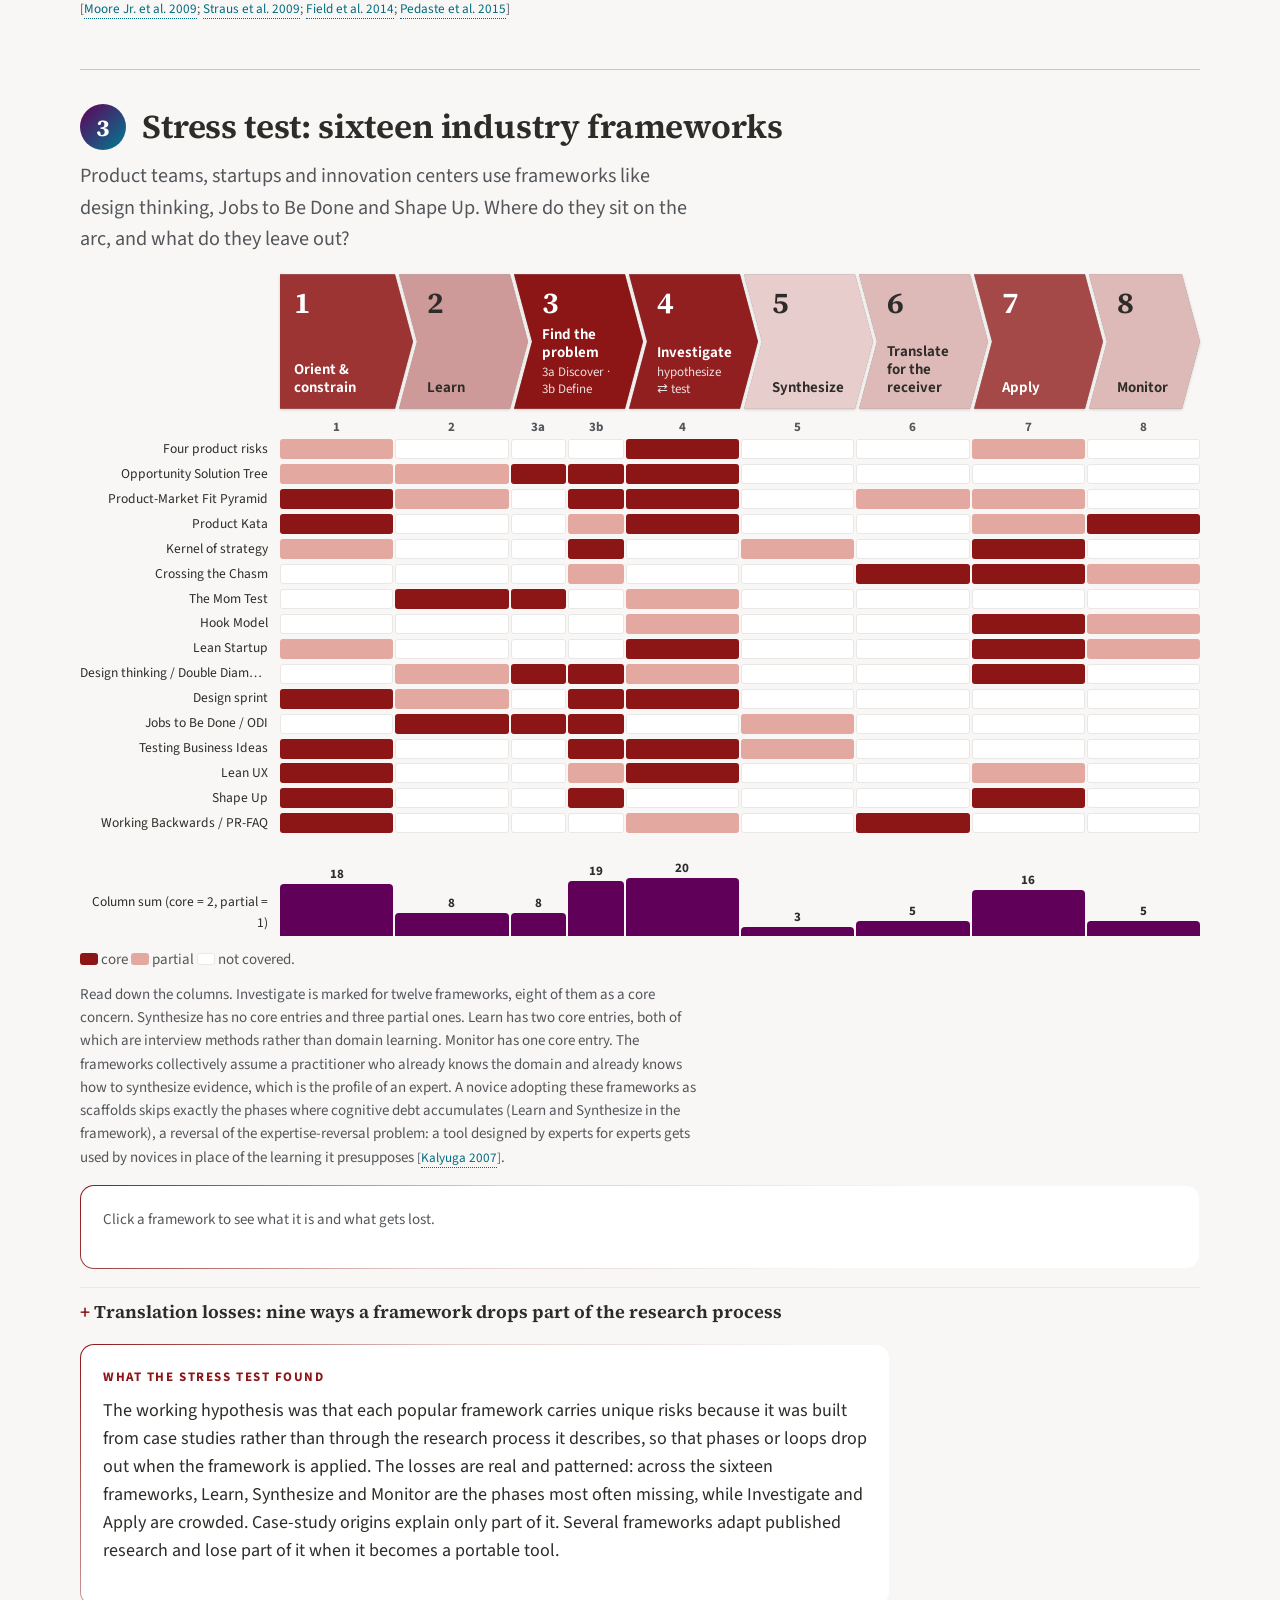
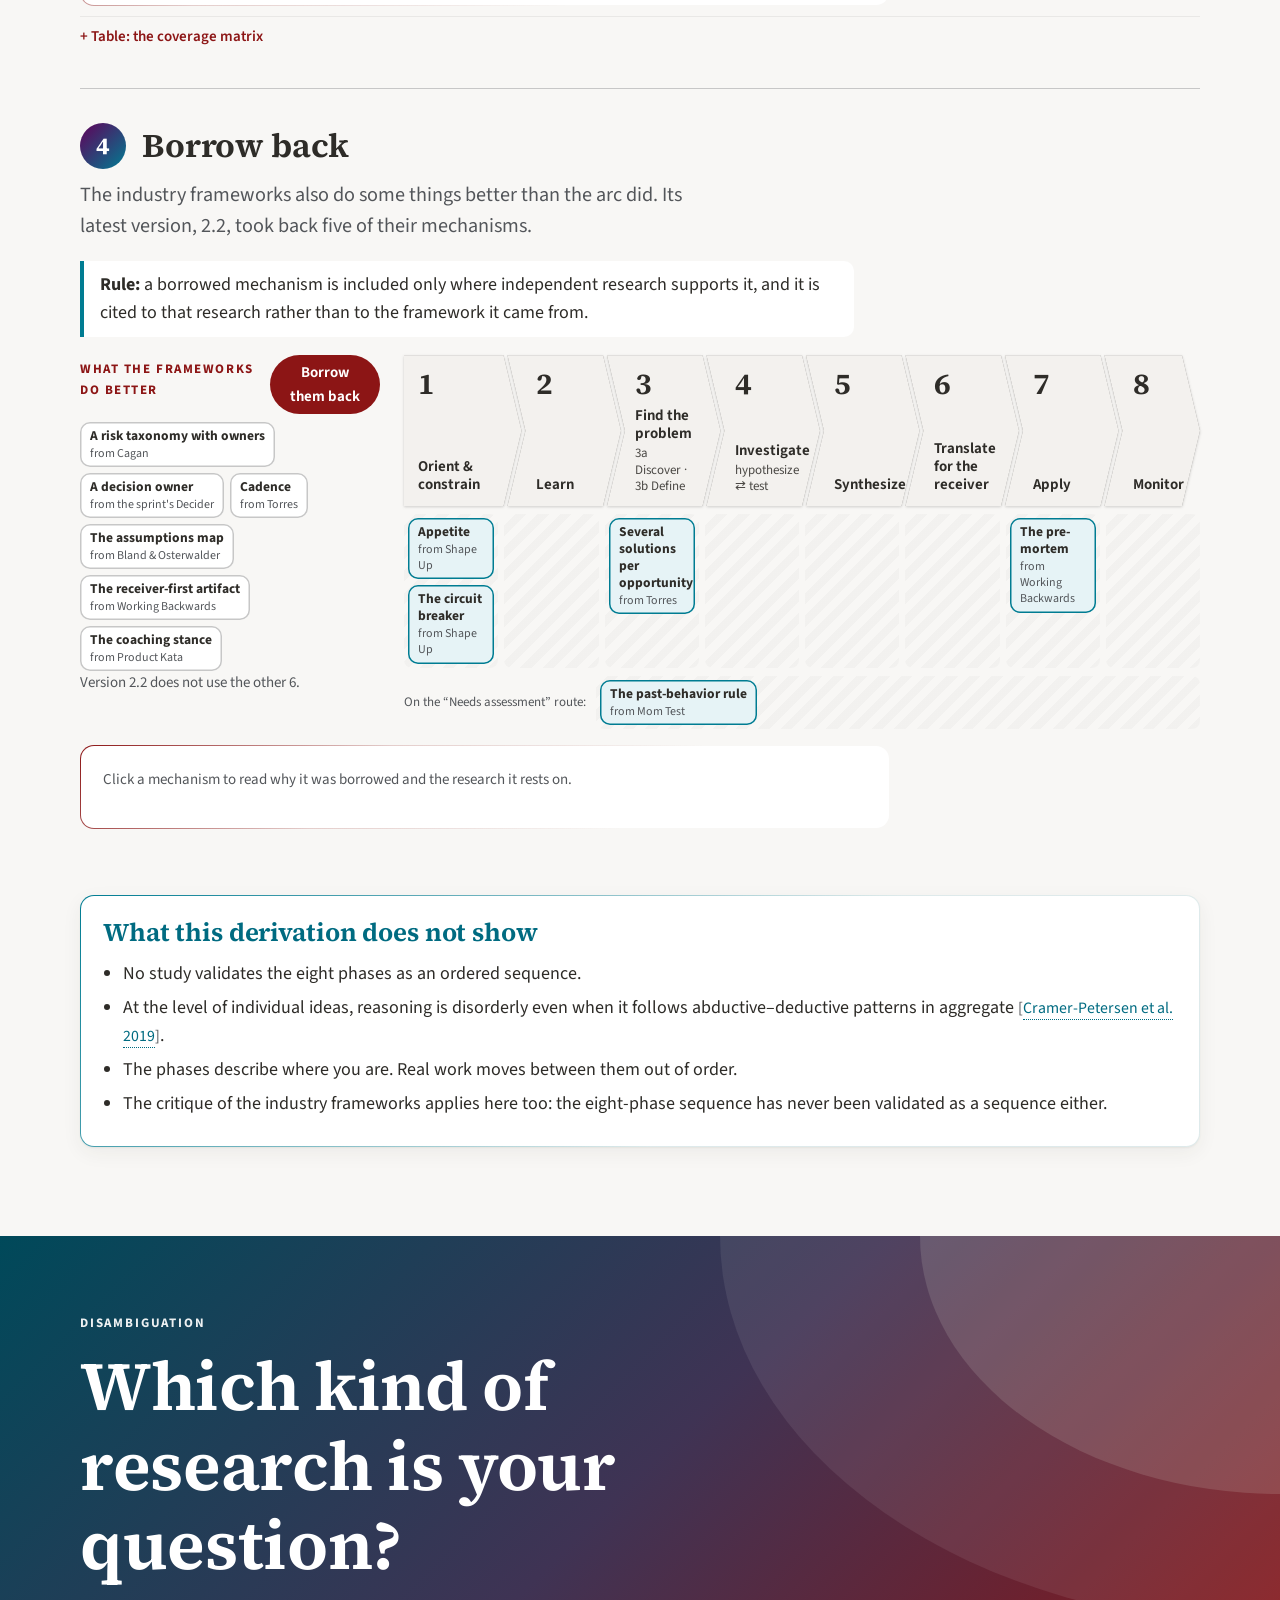
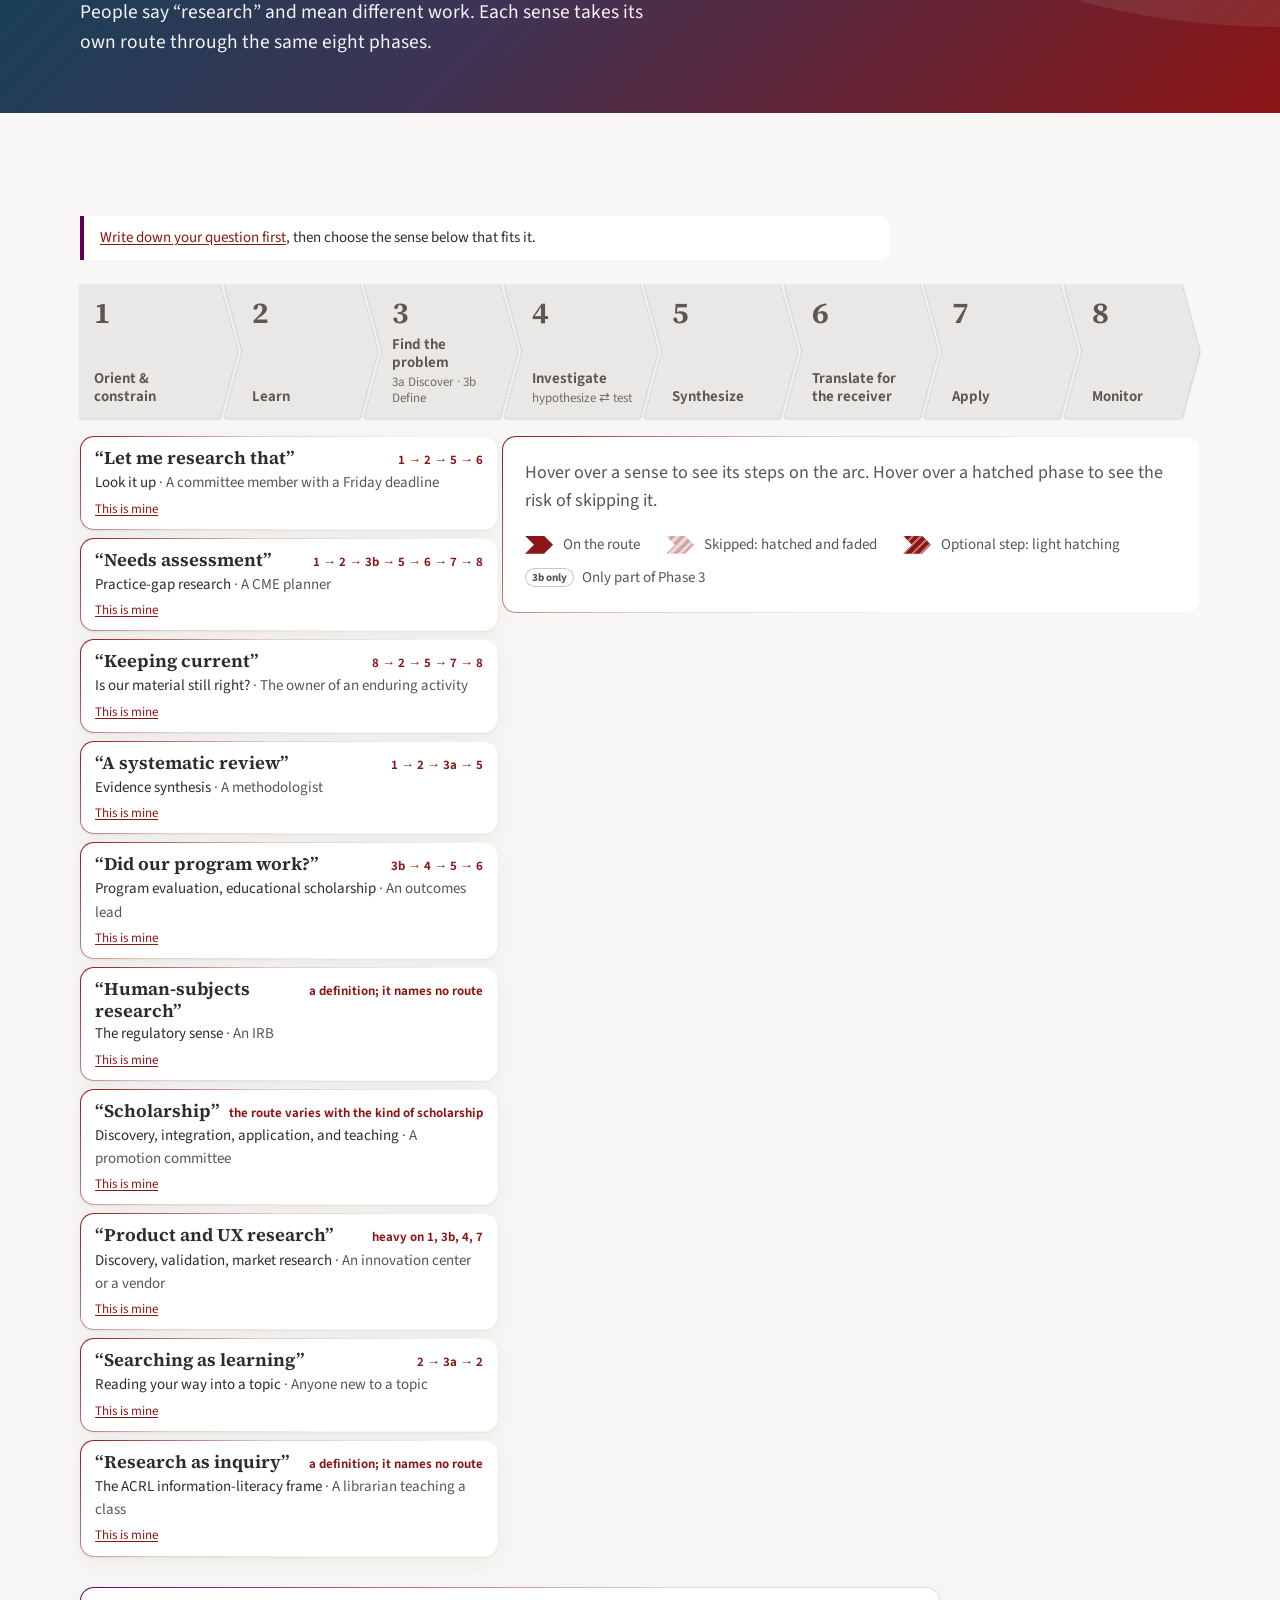
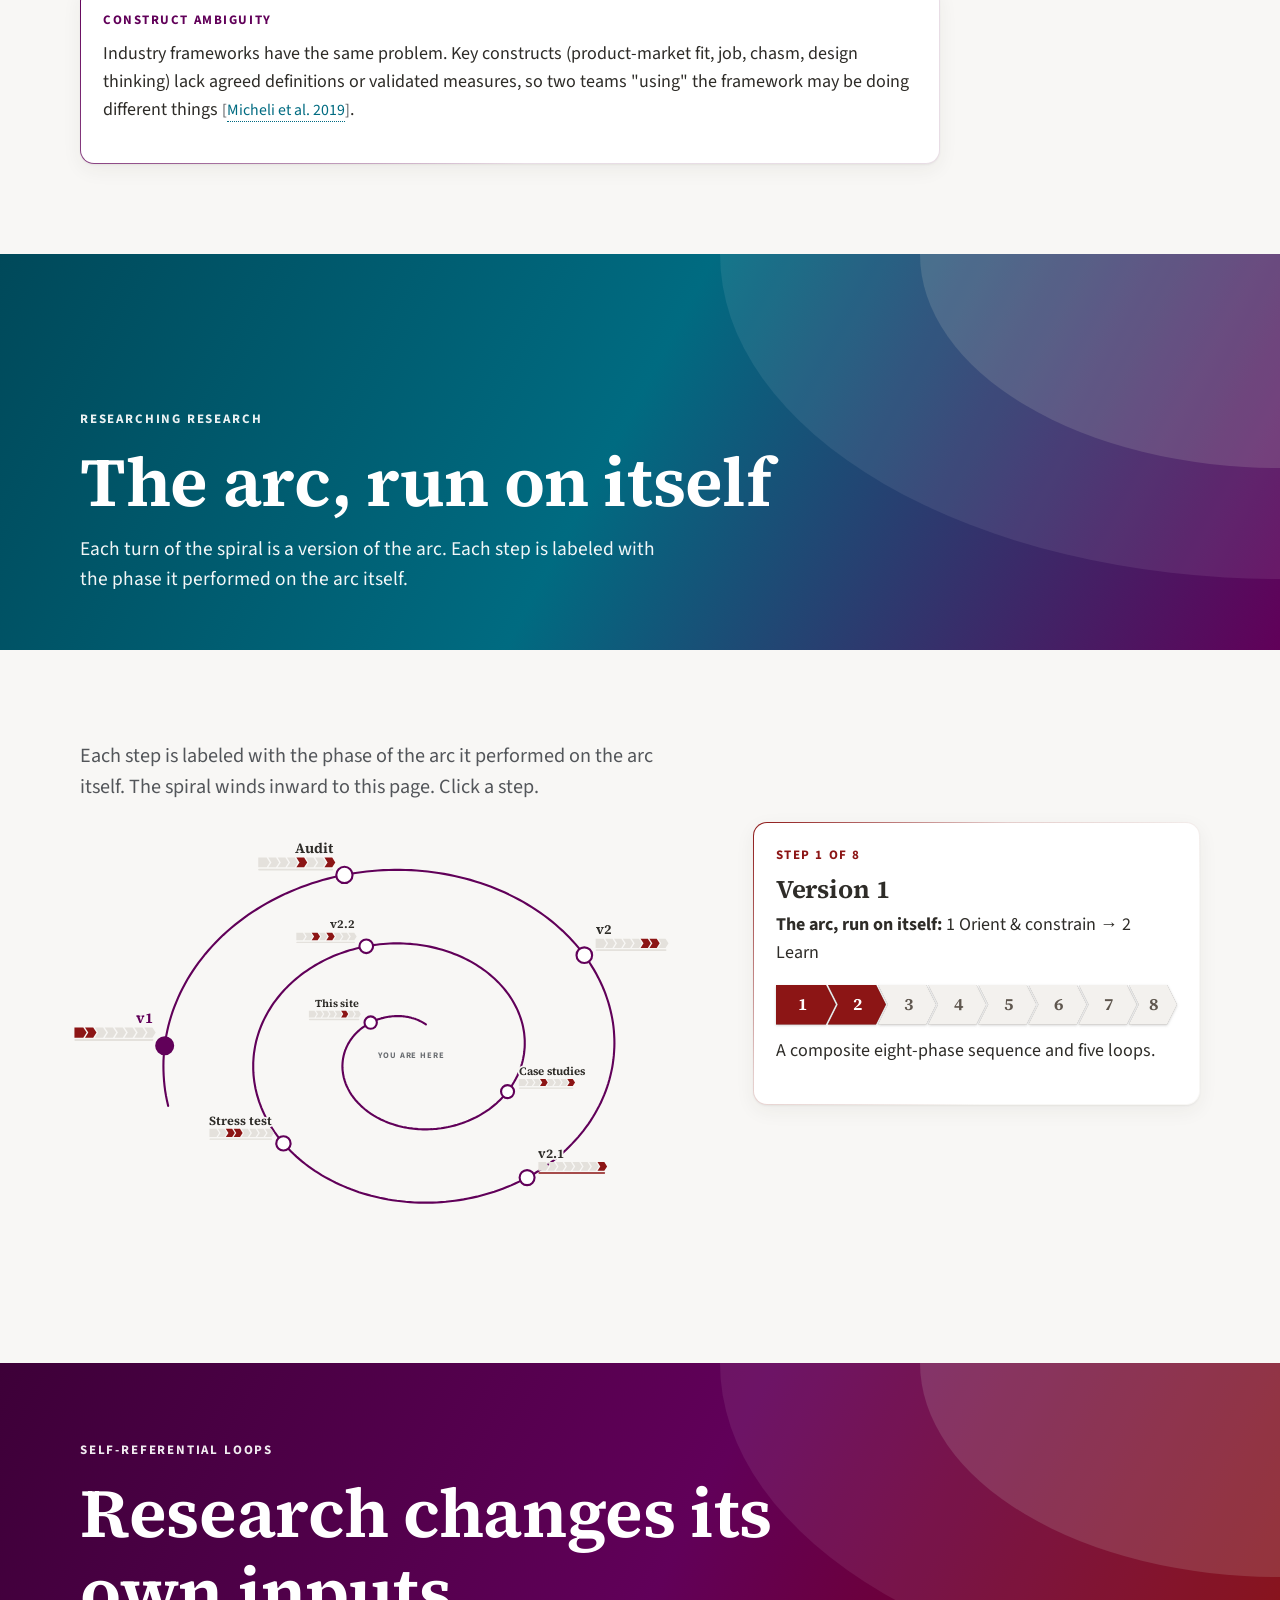
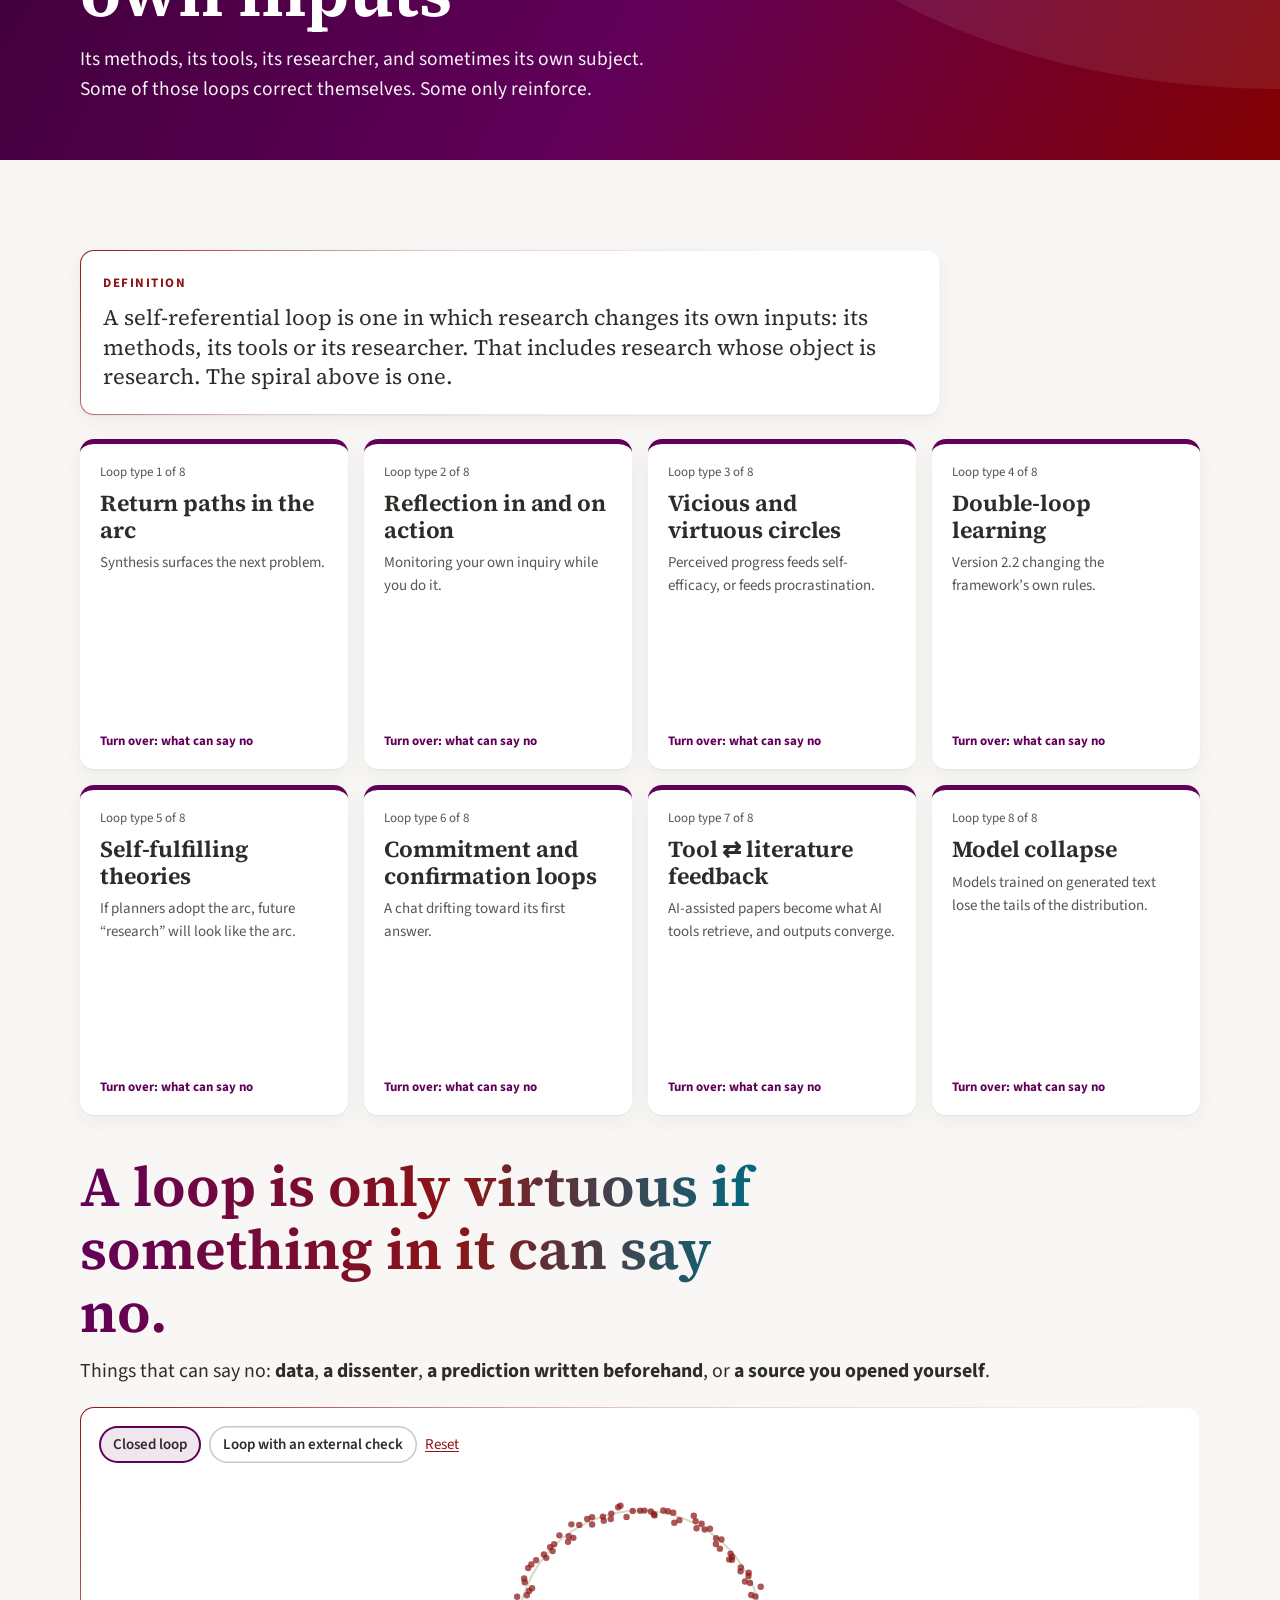
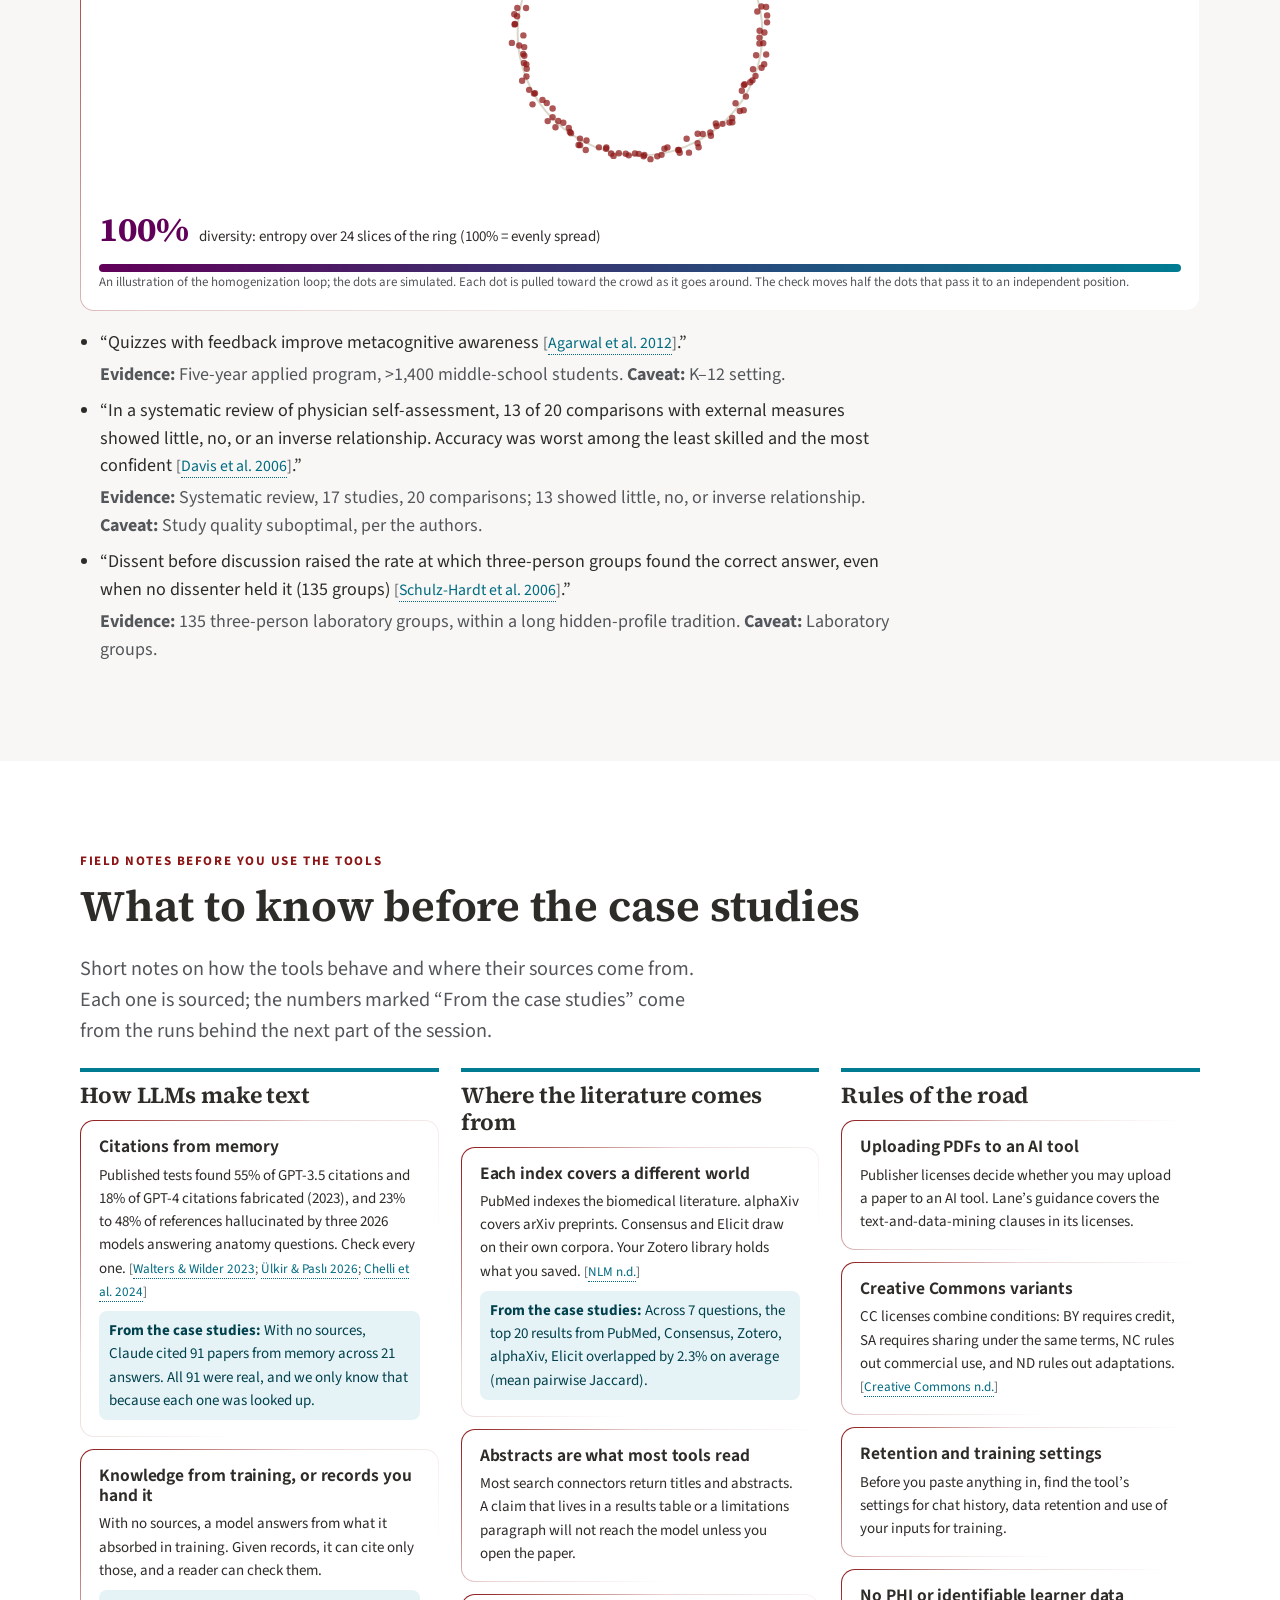
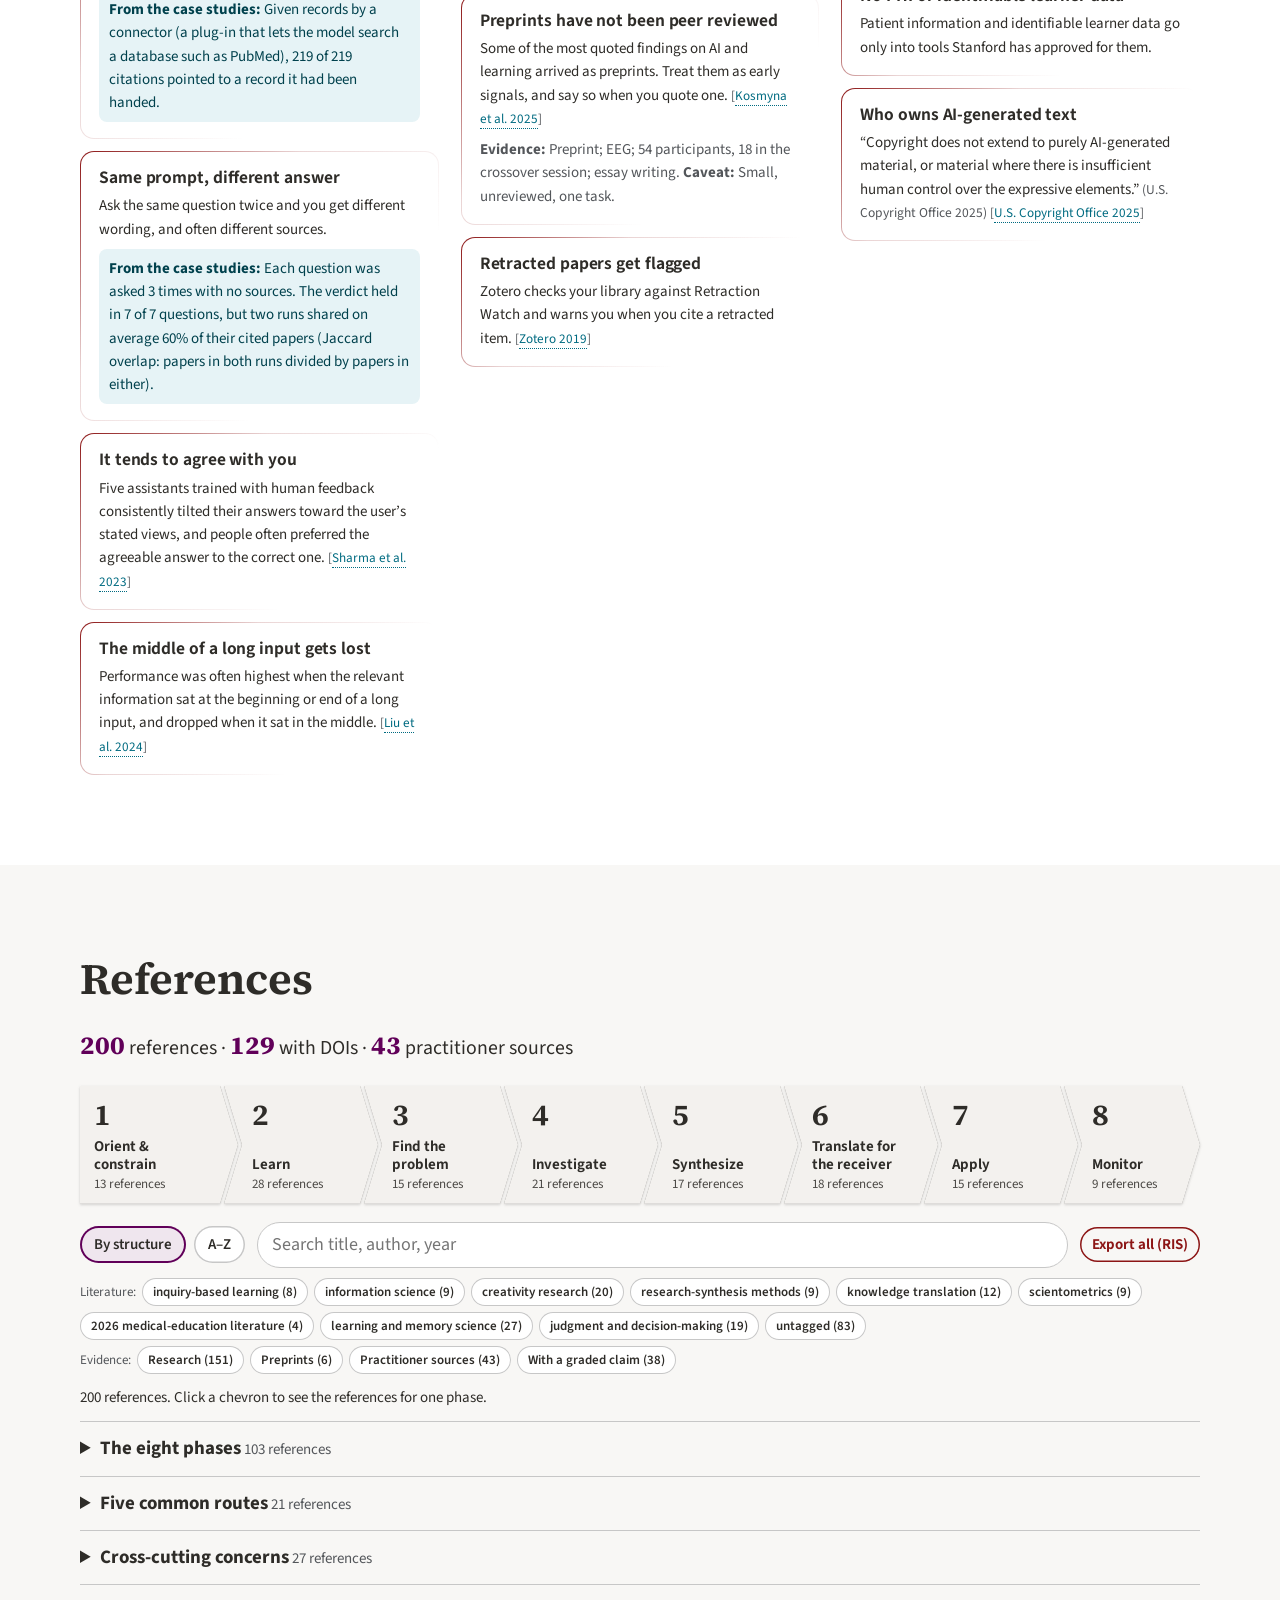
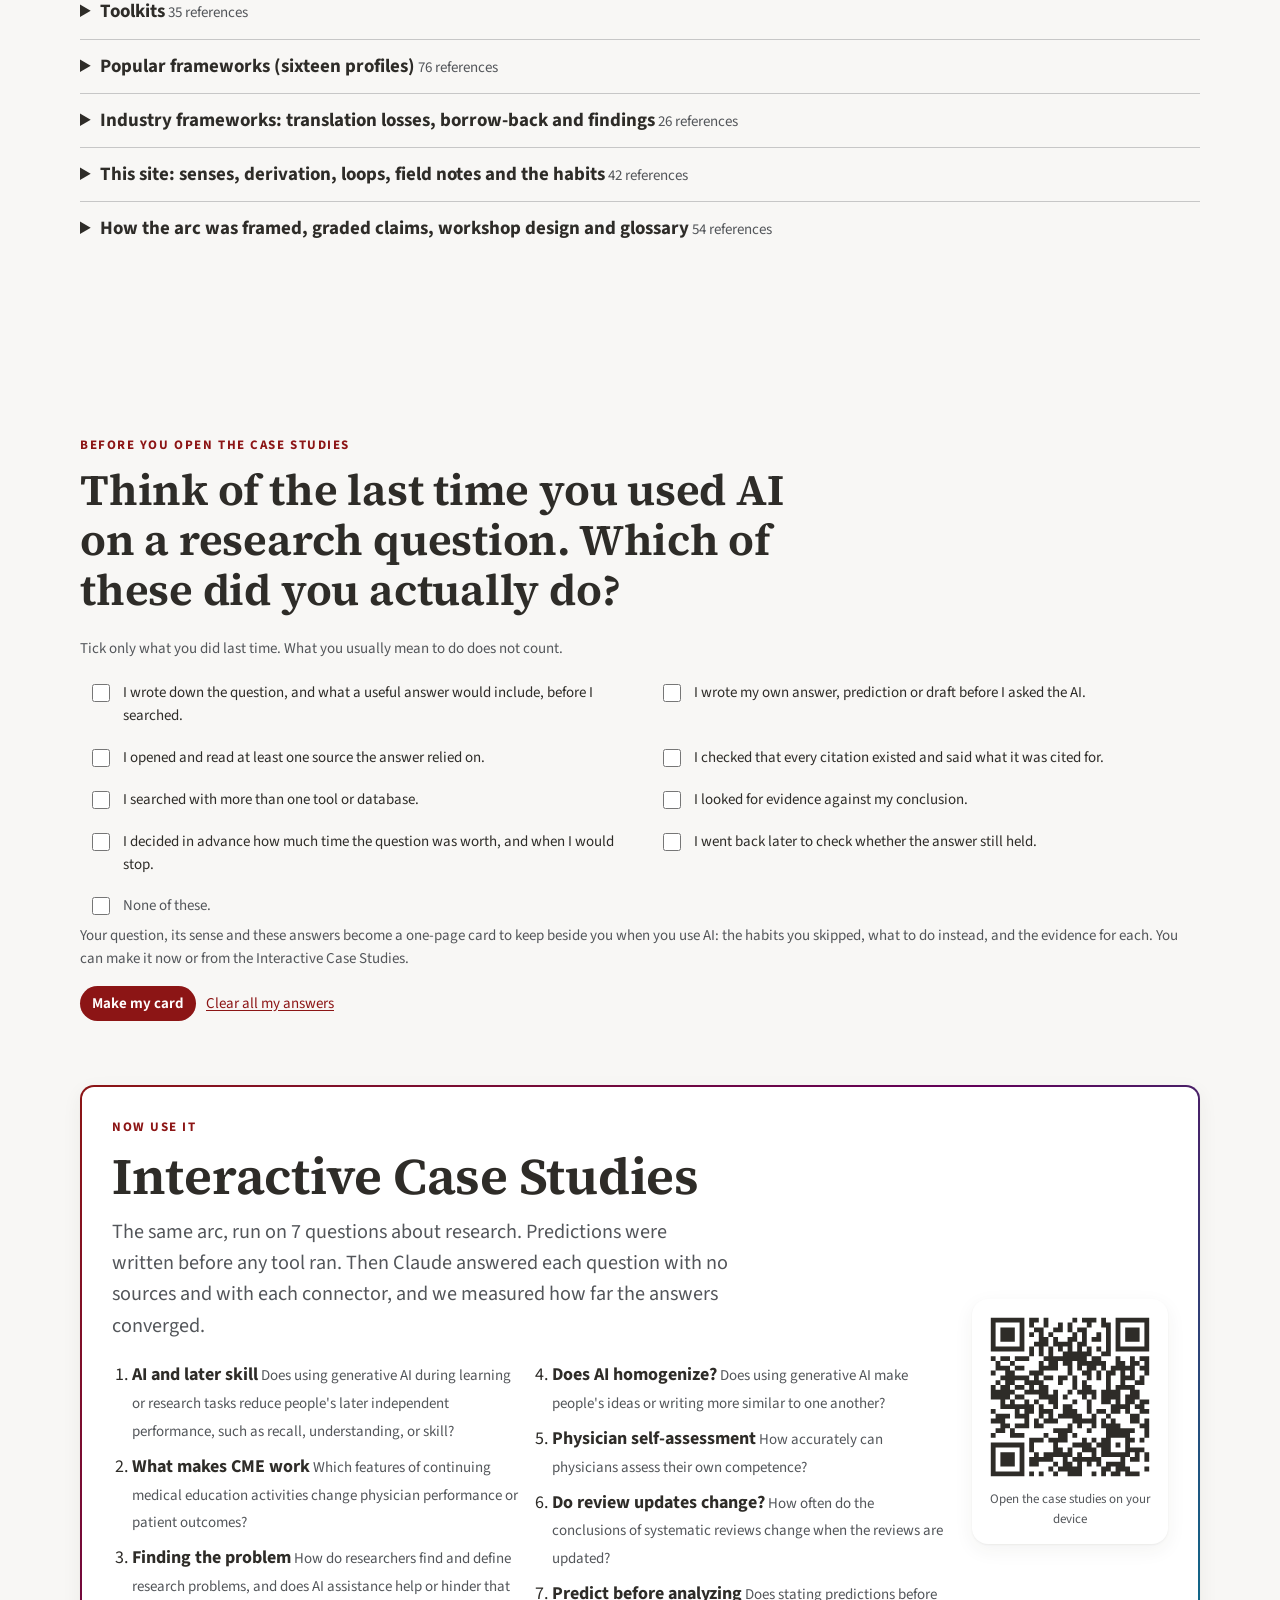
<file: arc-origins/index.html>
<!doctype html>
<html lang="en">
<head>
  <meta charset="utf-8" />
  <meta name="viewport" content="width=device-width, initial-scale=1, viewport-fit=cover" />
  <title>What do you mean, research? · InnovateED 2026</title>
  <meta name="description" content="How the eight-phase research arc was built, by researching research. Opening segment of the InnovateED workshop, Lane Medical Library, Stanford Medicine." />
  <meta name="theme-color" content="#610059" />
  <script>
    document.documentElement.classList.add('js');
    if (window.matchMedia && matchMedia('(prefers-reduced-motion: reduce)').matches) document.documentElement.classList.add('reduced');
  </script>
  <script type="module" crossorigin src="./assets/index-DKTODyLZ.js"></script>
  <link rel="stylesheet" crossorigin href="./assets/index-B0syyqDn.css">
</head>
<body>
  <a class="skip-link" href="#main">Skip to content</a>

  <header class="brandbar">
    <div class="wrap">
      <img id="logo" alt="Stanford Medicine, School of Medicine, Lane Medical Library" width="704" height="165" />
      <div class="meta"><b>InnovateED 2026</b><br />Using AI to Enhance Your Research Workflow · 7 October 2026</div>
    </div>
  </header>

  <nav class="site-nav" id="site-nav" aria-label="Sections of this page">
    <div class="wrap">
      <a class="nav-title" href="#s0">What do you mean, <em>research</em>?</a>
      <button class="nav-toggle" type="button" aria-expanded="false" aria-controls="nav-list">
        <span class="nav-toggle-label">Sections</span><span class="nav-current" aria-hidden="true"></span><span class="nav-caret" aria-hidden="true"></span>
      </button>
      <ol class="nav-list" id="nav-list">
        <li><a href="#moves" data-sec="moves">Start</a></li>
        <li><a href="#d2" data-sec="s2">Derivation</a></li>
        <li><a href="#d1" data-sec="s1">Disambiguation</a></li>
        <li><a href="#d3" data-sec="s3">Researching research</a></li>
        <li><a href="#d4" data-sec="s4">Self-referential loops</a></li>
        <li><a href="#s5" data-sec="s5">Field notes</a></li>
        <li><a href="#s6" data-sec="s6">References</a></li>
        <li><a href="#s7" data-sec="s7">Case studies</a></li>
      </ol>
    </div>
    <div class="nav-progress" aria-hidden="true"><span></span></div>
  </nav>

  <section class="origins-hero" id="s0" data-slide="hero" aria-labelledby="hero-title">
    <div class="wrap">
      <div class="hero-word" aria-hidden="true"><svg id="hero-burst" class="viz"></svg></div>
      <div class="hero-copy">
        <p class="eyebrow">Opening segment · InnovateED 2026</p>
        <h1 id="hero-title">What do you mean, <em>research</em>?</h1>
        <p class="sub">Same word, different routes. How we built an eight-phase map of research by researching research.</p>
        <div class="opening-moves" id="opening-moves"></div>
      </div>
      <div class="qr-tile" id="hero-qr"></div>
    </div>
  </section>

  <main id="main">
    <section class="block moves-block" id="moves" data-slide="moves" aria-labelledby="moves-title">
      <div class="wrap">
        <p class="eyebrow rv">Before we start</p>
        <h2 id="moves-title" class="rv">Write down one real question from your work</h2>
        <div id="moves-body"></div>
      </div>
    </section>

    <div class="divider origins" id="d2" data-slide="d2">
      <div class="shape-a"></div><div class="shape-b"></div>
      <div class="wrap"><span class="step">Derivation</span><h2>How we arrived at eight phases</h2>
        <p>Four steps: pool the literatures, check what existing models cover, stress-test against industry frameworks, and take back what they do better.</p></div>
    </div>
    <section class="block" id="s2" aria-labelledby="s2-title">
      <div class="wrap">
        <h2 id="s2-title" class="visually-hidden">Derivation</h2>
        <div id="derivation"></div>
      </div>
    </section>

    <div class="divider mixed" id="d1" data-slide="d1">
      <div class="shape-a"></div><div class="shape-b"></div>
      <div class="wrap"><span class="step">Disambiguation</span><h2>Which kind of research is your question?</h2>
        <p>People say “research” and mean different work. Each sense takes its own route through the same eight phases.</p></div>
    </div>
    <section class="block" id="s1" data-slide="disambiguation" aria-labelledby="s1-title">
      <div class="wrap">
        <h2 id="s1-title" class="visually-hidden">Disambiguation</h2>
        <div class="your-question" id="your-question" aria-live="polite"></div>
        <div id="senses"></div>
      </div>
    </section>

    <div class="divider inquiry" id="d3" data-slide="d3">
      <div class="shape-a"></div><div class="shape-b"></div>
      <div class="wrap"><span class="step">Researching research</span><h2>The arc, run on itself</h2>
        <p>Each turn of the spiral is a version of the arc. Each step is labeled with the phase it performed on the arc itself.</p></div>
    </div>
    <section class="block" id="s3" aria-labelledby="s3-title">
      <div class="wrap">
        <h2 id="s3-title" class="visually-hidden">Researching research</h2>
        <div id="spiral"></div>
      </div>
    </section>

    <div class="divider origins" id="d4" data-slide="d4">
      <div class="shape-a"></div><div class="shape-b"></div>
      <div class="wrap"><span class="step">Self-referential loops</span><h2>Research changes its own inputs</h2>
        <p>Its methods, its tools, its researcher, and sometimes its own subject. Some of those loops correct themselves. Some only reinforce.</p></div>
    </div>
    <section class="block" id="s4" data-slide="loops" aria-labelledby="s4-title">
      <div class="wrap">
        <h2 id="s4-title" class="visually-hidden">Self-referential loops</h2>
        <div id="loops"></div>
      </div>
    </section>

    <section class="block alt" id="s5" data-slide="fieldnotes" aria-labelledby="s5-title">
      <div class="wrap">
        <p class="eyebrow rv">Field notes before you use the tools</p>
        <h2 id="s5-title" class="rv">What to know before the case studies</h2>
        <div id="primer"></div>
      </div>
    </section>

    <section class="block" id="s6" data-slide="references" aria-labelledby="s6-title">
      <div class="wrap">
        <h2 id="s6-title" class="rv">References</h2>
        <div id="references"></div>
      </div>
    </section>

    <section class="block bridge-block" id="s7" aria-labelledby="s7-title">
      <div class="wrap">
        <div class="habits-block" id="habits" data-slide="habits">
          <p class="eyebrow rv">Before you open the case studies</p>
          <h2 id="habits-title" class="rv">Think of the last time you used AI on a research question. Which of these did you actually do?</h2>
          <div id="habits-body"></div>
        </div>
        <h2 id="s7-title" class="visually-hidden">Bridge to the Interactive Case Studies</h2>
        <div id="bridge" data-slide="bridge"></div>
      </div>
    </section>
  </main>

  <footer class="site-foot">
    <div class="wrap">
      <img id="logo-foot" alt="Stanford Medicine, School of Medicine, Lane Medical Library" width="704" height="165" />
      <span id="foot-text"></span>
    </div>
  </footer>
</body>
</html>
</file>
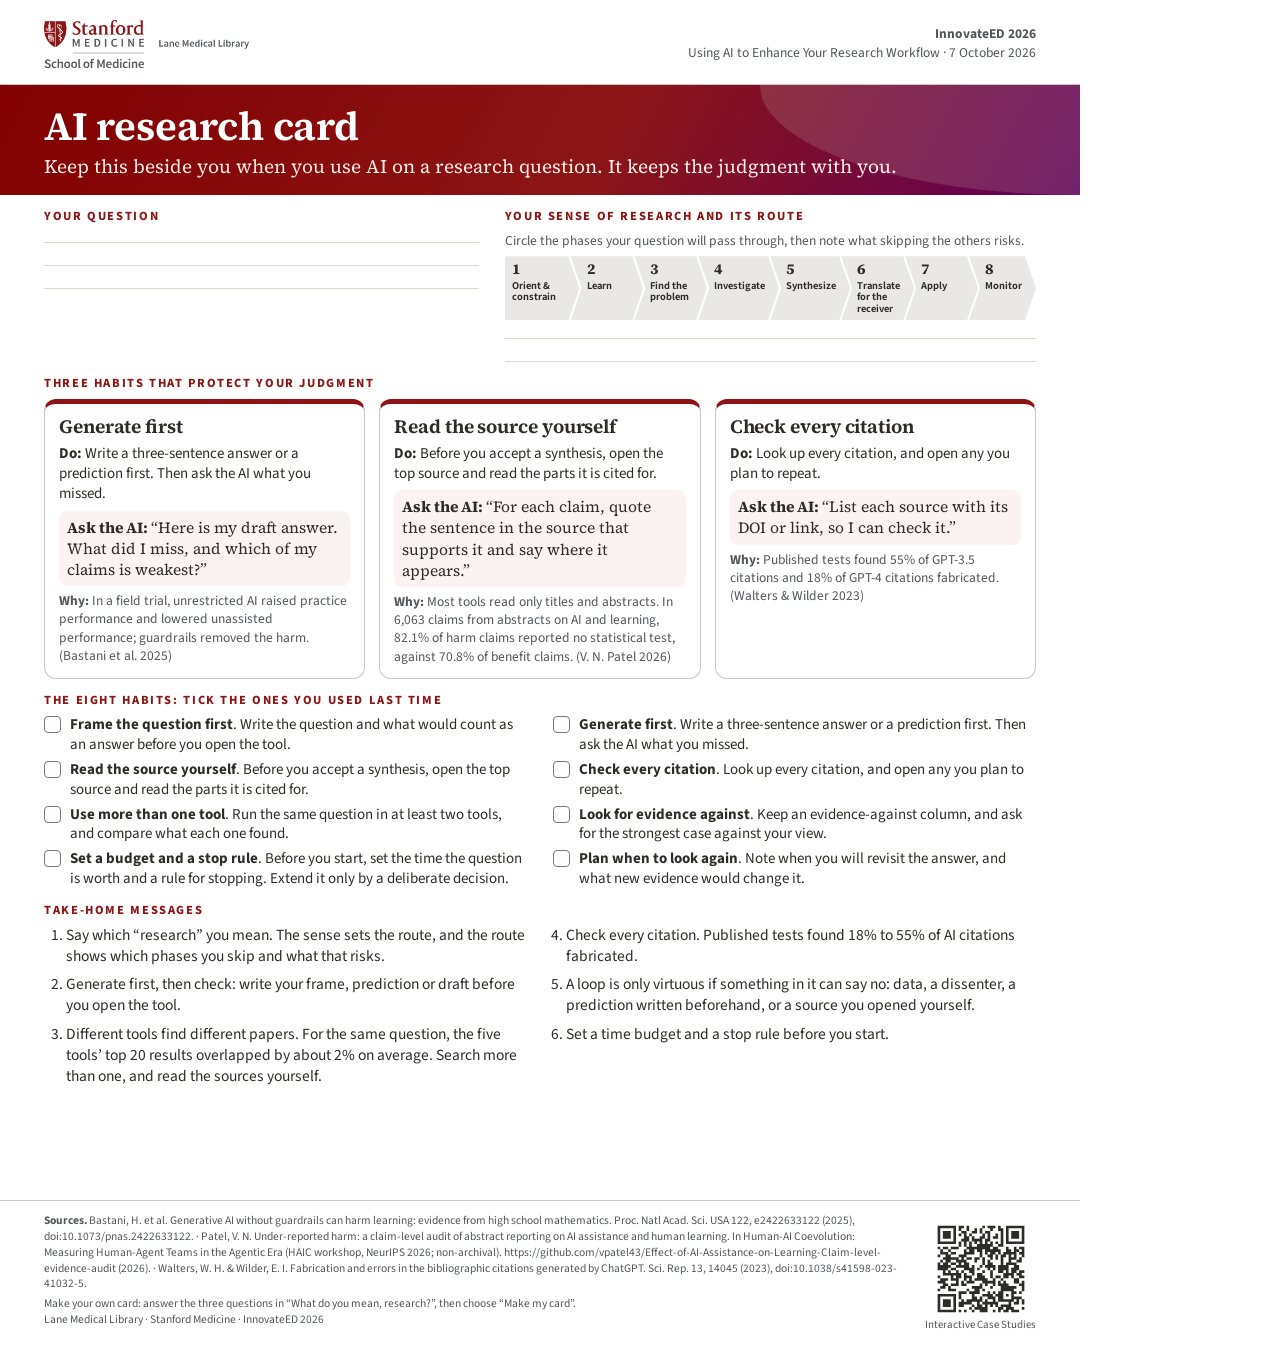
<file: infographic.html>
<!doctype html>
<html lang="en">
<head>
  <meta charset="utf-8" />
  <meta name="viewport" content="width=1080" />
  <title>AI research card · InnovateED 2026</title>
  <script type="module" crossorigin src="./assets/infographic-ec9AvJqD.js"></script>
  <link rel="modulepreload" crossorigin href="./assets/store-C3GSd0yt.js">
  <link rel="stylesheet" crossorigin href="./assets/store-aKm5IoQr.css">
  <link rel="stylesheet" crossorigin href="./assets/infographic-DvuJ-qUf.css">
</head>
<body class="sheet-body">
  <main class="sheet" id="sheet" aria-label="One-page AI research card"></main>
</body>
</html>
</file>
<file: assets/store-aKm5IoQr.css>
@font-face{font-family:"Source Sans 3";font-style:normal;font-weight:200 900;font-display:swap;src:url(./source-sans-3-latin-wght-normal-BqRLTx4X.woff2) format("woff2-variations")}@font-face{font-family:"Source Sans 3";font-style:italic;font-weight:200 900;font-display:swap;src:url(./source-sans-3-latin-wght-italic-Bg-PIjcQ.woff2) format("woff2-variations")}@font-face{font-family:"Source Serif 4";font-style:normal;font-weight:200 900;font-display:swap;src:url(./source-serif-4-latin-wght-normal-D9elroTD.woff2) format("woff2-variations")}@font-face{font-family:"Source Serif 4";font-style:italic;font-weight:200 900;font-display:swap;src:url(./source-serif-4-latin-wght-italic-D2yaqPoE.woff2) format("woff2-variations")}:root{--cardinal: #8C1515;--cool-grey: #53565A;--rule: #C7C7C7;--cardinal-bright: #B1040E;--cardinal-dark: #820000;--black: #2E2C28;--fog: #F8F7F5;--fog-2: #E9E8E6;--sand: #DAD7CB;--stone: #7F7776;--stone-dark: #5F574F;--plum: #610059;--spirited: #E04F39;--poppy: #E98300;--lagunita: #007C92;--lagunita-dark: #006B81;--palo-verde: #279989;--palo-alto: #175E54;--sky: #4198B5;--white: #FFFFFF;--ep-pubmed: #016895;--ep-consensus: #D1660F;--ep-zotero: #279989;--ep-alphaxiv: #C74632;--ep-elicit: #009AB4;--ep-biorxiv: #7F7776;--human: var(--black);--ok: #1E7B4E;--ok-tint: #E2F1E8;--warn: #9E5C00;--warn-tint: #FBECD5;--bad: #B1040E;--bad-tint: #FAE1DF;--warm: linear-gradient(90deg, var(--cardinal), var(--spirited), var(--poppy));--cool: linear-gradient(90deg, var(--lagunita), var(--palo-verde), var(--sky));--diverge-cool: #006B81;--diverge-mid: #EFEDE8;--diverge-warm: #8C1515;--serif: "Source Serif 4", "Times New Roman", Georgia, serif;--sans: "Source Sans 3", Arial, Helvetica, sans-serif;--fs-body: 18px;--fs-small: 15px;--fs-tiny: 13px;--lh: 1.55;--ink: var(--black);--ink-2: var(--cool-grey);--ink-3: #6B6E72;--maxw: 1200px;--gutter: clamp(16px, 4vw, 40px);--radius: 14px;--shadow: 0 1px 2px rgba(46, 44, 40, .06), 0 6px 20px rgba(46, 44, 40, .06);--shadow-hover: 0 2px 4px rgba(46, 44, 40, .08), 0 14px 34px rgba(46, 44, 40, .12);--dur: .3s}html[data-present]{--fs-body: 22px;--fs-small: 18px;--fs-tiny: 15px}*,*:before,*:after{box-sizing:border-box}html{-webkit-text-size-adjust:100%;scroll-behavior:smooth;scroll-padding-top:84px}body{margin:0;font-family:var(--sans);font-size:var(--fs-body);line-height:var(--lh);color:var(--ink);background:var(--fog);font-feature-settings:"kern","liga";-webkit-font-smoothing:antialiased}h1,h2,h3,h4{font-family:var(--serif);font-weight:650;line-height:1.15;margin:0 0 .5em;letter-spacing:-.005em}h2{font-size:clamp(30px,3.4vw,44px)}h3{font-size:clamp(22px,2vw,27px)}h4{font-size:20px;font-family:var(--sans);font-weight:650}p{margin:0 0 1em}a{color:var(--cardinal);text-underline-offset:2px}a:hover{color:var(--cardinal-bright)}small,.small{font-size:var(--fs-small)}.tiny{font-size:var(--fs-tiny)}.muted{color:var(--ink-2)}.num{font-variant-numeric:tabular-nums}button{font:inherit;color:inherit}img{max-width:100%;height:auto;display:block}:focus-visible{outline:3px solid var(--lagunita);outline-offset:2px;border-radius:4px}.skip-link{position:absolute;left:12px;top:-60px;z-index:100;background:var(--white);color:var(--cardinal);padding:10px 14px;border-radius:8px;box-shadow:var(--shadow)}.skip-link:focus{top:12px}.visually-hidden{position:absolute!important;width:1px;height:1px;overflow:hidden;clip:rect(0 0 0 0);clip-path:inset(50%);white-space:nowrap}.wrap{max-width:var(--maxw);margin:0 auto;padding:0 var(--gutter)}section.block{padding:clamp(48px,7vw,96px) 0}.lede{font-size:1.12em;color:var(--ink-2);max-width:62ch}.eyebrow{font-family:var(--sans);font-size:var(--fs-tiny);font-weight:700;letter-spacing:.12em;text-transform:uppercase;color:var(--cardinal);margin:0 0 10px}.demo-banner{position:sticky;top:0;z-index:60;background:repeating-linear-gradient(135deg,#fff6d6 0 14px,#ffefb8 14px 28px);color:#5a4300;text-align:center;font-weight:650;font-size:var(--fs-small);padding:6px 12px;border-bottom:1px solid #E8D27A}
</file>
<file: assets/index-CWveC4yB.css>
.brandbar{background:var(--white);border-bottom:1px solid var(--rule)}.brandbar .wrap{display:flex;align-items:center;justify-content:space-between;gap:16px;padding-top:14px;padding-bottom:14px}.brandbar img{height:46px;width:auto}.brandbar .meta{font-size:var(--fs-small);color:var(--ink-2);text-align:right;line-height:1.3}.brandbar .meta b{color:var(--ink);font-weight:650}@media(max-width:560px){.brandbar img{height:34px}.brandbar .meta{display:none}}.btn{display:inline-flex;align-items:center;gap:8px;cursor:pointer;border:0;border-radius:999px;padding:11px 20px;font-weight:650;background:var(--cardinal);color:var(--white);transition:background var(--dur),transform var(--dur),box-shadow var(--dur)}.btn:hover{background:var(--cardinal-bright);color:var(--white);box-shadow:var(--shadow-hover)}.btn.ghost{background:transparent;color:var(--cardinal);box-shadow:inset 0 0 0 1.5px currentColor}.btn.ghost:hover{background:#8c15150f}.btn.small{padding:6px 12px;font-size:var(--fs-small)}.linkbtn{background:none;border:0;padding:0;color:var(--cardinal);cursor:pointer;text-decoration:underline;text-underline-offset:2px;font-size:var(--fs-small)}.chip{display:inline-flex;align-items:center;gap:6px;padding:3px 10px;border-radius:999px;font-size:var(--fs-tiny);font-weight:600;background:var(--fog-2);color:var(--ink);line-height:1.5;white-space:nowrap}.chip.outline{background:transparent;box-shadow:inset 0 0 0 1px var(--rule)}.badge{display:inline-flex;align-items:center;gap:6px;padding:2px 9px;border-radius:6px;font-size:var(--fs-tiny);font-weight:700;letter-spacing:.02em}.badge.d-low{background:#e0eef1;color:#00515f}.badge.d-moderate{background:#efe9da;color:#5c4a1e}.badge.d-high{background:#f6dedb;color:var(--cardinal-dark)}.badge.d-na{background:var(--fog-2);color:var(--ink-2)}.badge.caveat{background:#fff1c7;color:#5a4300}.swatch{width:12px;height:12px;border-radius:3px;display:inline-block;flex:none}.dot{width:10px;height:10px;border-radius:50%;display:inline-block;flex:none}.card{position:relative;border-radius:var(--radius);padding:22px;background:linear-gradient(var(--white),var(--white)) padding-box,linear-gradient(135deg,var(--cardinal) 0%,rgba(140,21,21,.18) 35%,rgba(140,21,21,0) 70%) border-box;border:1px solid transparent;box-shadow:var(--shadow);transition:box-shadow var(--dur),transform var(--dur)}.card:hover{box-shadow:var(--shadow-hover)}.card.flat{box-shadow:none}.card.muted-card{background:linear-gradient(var(--fog),var(--fog)) padding-box,linear-gradient(135deg,var(--rule),transparent 70%) border-box}.divider{position:relative;overflow:hidden;color:var(--white);min-height:clamp(260px,44vh,460px);display:flex;align-items:flex-end;isolation:isolate}.divider .wrap{width:100%;position:relative;z-index:2;padding-top:72px;padding-bottom:56px}.divider .step{font-family:var(--sans);font-weight:700;letter-spacing:.14em;text-transform:uppercase;font-size:var(--fs-tiny);opacity:.92}.divider h2{font-size:clamp(36px,5.4vw,72px);margin:10px 0 12px;max-width:18ch;color:var(--white)}.divider p{max-width:58ch;font-size:1.08em;opacity:.95;margin:0}.divider .shape-a,.divider .shape-b{position:absolute;z-index:1;pointer-events:none}.divider .shape-a{right:0;top:0;width:min(46vw,560px);height:82%;border-bottom-left-radius:100%;background:#ffffff14}.divider .shape-b{right:0;top:0;width:min(30vw,360px);height:54%;border-bottom-left-radius:100%;background:#dad7cb29}.divider.warm{background:linear-gradient(118deg,var(--cardinal-dark) 0%,var(--cardinal) 48%,#A8321F 100%)}.divider.cool{background:linear-gradient(118deg,#00495A 0%,var(--lagunita-dark) 50%,var(--palo-alto) 100%)}.divider.mixed{background:linear-gradient(135deg,#00495A 0%,#3F3354 50%,var(--cardinal) 100%)}.divider.plum{background:linear-gradient(118deg,#3D0038 0%,var(--plum) 55%,var(--cardinal-dark) 100%)}.divider.stone{background:linear-gradient(118deg,#3E3833 0%,var(--stone-dark) 55%,var(--stone) 100%)}.picker-bar{position:sticky;top:var(--nav-h, 0px);z-index:40;background:#fffffff2;backdrop-filter:saturate(1.2) blur(10px);-webkit-backdrop-filter:saturate(1.2) blur(10px);border-bottom:1px solid var(--rule)}.picker-bar .wrap{display:flex;align-items:center;gap:14px;padding-top:10px;padding-bottom:10px}.picker-bar .label{font-size:var(--fs-tiny);font-weight:700;letter-spacing:.1em;text-transform:uppercase;color:var(--ink-2);flex:none}.picker-chips{display:flex;gap:8px;overflow-x:auto;scrollbar-width:thin;padding:2px}.qchip{flex:none;cursor:pointer;border:0;border-radius:999px;padding:7px 14px;font-weight:600;font-size:var(--fs-small);background:var(--fog-2);color:var(--ink);transition:background var(--dur),color var(--dur)}.qchip:hover{background:var(--sand)}.qchip[aria-pressed=true]{background:var(--cardinal);color:var(--white)}.qchip .star{color:var(--poppy);margin-right:4px}.qchip[aria-pressed=true] .star{color:#ffd27a}.tip{position:fixed;z-index:90;pointer-events:none;background:var(--white);color:var(--ink);border-radius:10px;padding:10px 12px;box-shadow:0 8px 28px #0000002e;font-size:var(--fs-small);max-width:320px;opacity:0;transform:translateY(4px);transition:opacity .12s,transform .12s;line-height:1.35}.tip.on{opacity:1;transform:none}.tip .v{font-weight:750;font-size:1.15em;display:block}.tip .l{color:var(--ink-2)}.tip .row{display:flex;align-items:center;gap:8px}.tip .key{width:14px;height:2px;flex:none}figure.chart{margin:0}figure.chart figcaption{display:flex;justify-content:space-between;align-items:baseline;gap:12px;margin-bottom:10px;flex-wrap:wrap}figure.chart figcaption .t{font-weight:650}.table-wrap{overflow-x:auto;margin-top:12px}table.data{border-collapse:collapse;width:100%;font-size:var(--fs-small);font-variant-numeric:tabular-nums}table.data th,table.data td{padding:6px 10px;border-bottom:1px solid var(--fog-2);text-align:left;vertical-align:top}table.data th{font-weight:650;color:var(--ink-2);background:var(--fog)}table.data td.n{text-align:right}details.drawer{border-top:1px solid var(--fog-2);padding-top:8px;margin-top:10px}details.drawer>summary{cursor:pointer;color:var(--cardinal);font-weight:600;font-size:var(--fs-small);list-style:none}details.drawer>summary::-webkit-details-marker{display:none}details.drawer>summary:before{content:"+ "}details.drawer[open]>summary:before{content:"–"}.lightbox{position:fixed;inset:0;z-index:95;background:#141210d1;display:none;align-items:center;justify-content:center;padding:4vw}.lightbox.on{display:flex}.lightbox figure{margin:0;max-width:min(1400px,92vw)}.lightbox img{max-height:80vh;width:auto;margin:0 auto;border-radius:10px;box-shadow:0 20px 60px #0006;background:var(--white)}.lightbox figcaption{color:#eee;text-align:center;margin-top:12px;font-size:var(--fs-small)}.lightbox .close{position:absolute;top:16px;right:20px;background:var(--white);border:0;border-radius:999px;width:44px;height:44px;font-size:24px;cursor:pointer}.st{display:inline-flex;align-items:center;gap:4px;font-weight:650}.st-green{color:var(--ok)}.st-amber{color:var(--warn)}.st-red{color:var(--bad)}.st-icon{display:inline-grid;place-items:center;width:1.05em;height:1.05em;border-radius:50%;font-size:.72em;color:var(--white);font-weight:800;line-height:1;vertical-align:.08em}.st-icon.green{background:var(--ok)}.st-icon.amber{background:var(--warn)}.st-icon.red{background:var(--bad)}mark.cite{color:inherit;border-radius:4px;padding:0 2px;box-decoration-break:clone;-webkit-box-decoration-break:clone}mark.cite.green{background:var(--ok-tint);box-shadow:inset 0 -2px 0 var(--ok)}mark.cite.amber{background:var(--warn-tint);box-shadow:inset 0 -2px 0 var(--warn)}mark.cite.red{background:var(--bad-tint);box-shadow:inset 0 -2px 0 var(--bad)}mark.cite a{color:inherit;text-decoration:none}.pending{border:1.5px dashed var(--rule);border-radius:var(--radius);padding:18px;color:var(--ink-2);background:#fff9}.pending b{color:var(--ink)}.grid{display:grid;gap:18px}.two-col{display:grid;grid-template-columns:1fr 1fr;gap:24px}@media(max-width:860px){.two-col{grid-template-columns:1fr}}.headline-metric{display:flex;align-items:baseline;gap:18px;flex-wrap:wrap;margin:6px 0 4px}.headline-metric .big{font-family:var(--sans);font-weight:700;font-size:clamp(54px,7vw,84px);line-height:1;letter-spacing:-.02em}.headline-metric .big.warm{color:var(--cardinal)}.headline-metric .big.cool{color:var(--lagunita-dark)}.headline-metric .unit{color:var(--ink-2);font-size:var(--fs-small);max-width:34ch}.chev-swatch{display:inline-block;flex:none;width:28px;height:18px;margin-right:10px;vertical-align:-3px;clip-path:polygon(0 0,68% 0,100% 50%,68% 100%,0 100%,32% 50%);box-shadow:inset 0 0 0 30px #0000}.chev-swatch.seq{background:linear-gradient(90deg,#e3eff1,#ede5d5 50%,#8c1515)}.arc-wrap{position:relative;margin-top:26px}.arc-groups{display:grid;grid-template-columns:repeat(8,minmax(0,1fr));font-size:var(--fs-tiny);font-weight:700;letter-spacing:.08em;text-transform:uppercase;margin-bottom:10px}.arc-groups span{border-top:3px solid var(--cardinal);padding-top:6px;margin-right:22px;color:var(--cardinal)}.arc{--d: 18px;--g: 4px;list-style:none;margin:0;padding:0;display:grid;grid-template-columns:repeat(8,minmax(0,1fr))}.phase-li{position:relative;z-index:1;margin-right:calc(-1 * var(--d));transition:transform var(--dur),filter var(--dur);filter:drop-shadow(0 1px 1.5px rgba(46,44,40,.14)) drop-shadow(0 0 .6px rgba(46,44,40,.45))}.phase-li:last-child{margin-right:0}.phase-li:hover{transform:translateY(-2px);z-index:2}.phase-li:has(.phase[aria-expanded=true]){transform:translateY(-6px);z-index:3;filter:drop-shadow(0 8px 10px rgba(46,44,40,.22)) drop-shadow(0 0 1px #2E2C28) drop-shadow(0 0 1px #2E2C28)}.phase-li:has(.phase:focus-visible){filter:drop-shadow(0 0 1.5px #007C92) drop-shadow(0 0 1.5px #007C92) drop-shadow(0 0 1.5px #007C92);z-index:3}.phase{width:100%;height:100%;min-height:128px;border:0;cursor:pointer;text-align:left;display:flex;flex-direction:column;justify-content:space-between;gap:8px;padding:14px calc(var(--d) + 8px) 12px calc(var(--d) + var(--g) + 10px);clip-path:polygon(var(--g) 0,calc(100% - var(--d)) 0,100% 50%,calc(100% - var(--d)) 100%,var(--g) 100%,calc(var(--d) + var(--g)) 50%)}.phase.first{padding-left:14px;clip-path:polygon(0 0,calc(100% - var(--d)) 0,100% 50%,calc(100% - var(--d)) 100%,0 100%)}.phase:focus-visible{outline:none}.phase .n{font-family:var(--serif);font-size:30px;font-weight:650;line-height:1}.phase .txt{display:flex;flex-direction:column;gap:2px}.phase .nm{font-weight:650;line-height:1.2;font-size:var(--fs-small)}.phase .sub{font-size:var(--fs-tiny);opacity:.85;line-height:1.25}.phase.d-low{background:#e3eff1;color:#00414d}.phase.d-moderate{background:#ede5d5;color:#4a3b17}.phase.d-high{background:var(--cardinal);color:var(--white)}.phase-li.dim .phase{opacity:.82}.arc-loops{display:block;width:100%;height:84px;overflow:visible}.arc-loops .loop{fill:none;stroke:var(--stone);stroke-width:1.5}.arc-loops .loop-label{font-family:var(--sans);font-size:12.5px;fill:var(--ink-2);paint-order:stroke;stroke:var(--fog);stroke-width:5px;stroke-linejoin:round}.arc-rail{margin-top:4px;border-radius:10px;padding:9px 14px;background:repeating-linear-gradient(135deg,#f1e7e4 0 10px,#f7efec 10px 20px);color:var(--cardinal-dark);font-size:var(--fs-small);cursor:pointer;border:0;width:100%;text-align:left}.arc-rail[aria-expanded=true]{box-shadow:0 0 0 3px var(--black)}@media(max-width:900px){.arc,.arc-groups{grid-template-columns:repeat(4,minmax(0,1fr))}.arc{row-gap:10px}.phase-li:nth-child(4n){margin-right:0}.arc-groups,.arc-loops{display:none}}@media(max-width:700px){.arc{grid-template-columns:1fr;row-gap:0}.phase-li,.phase-li:nth-child(4n){margin-right:0;margin-bottom:calc(-1 * var(--d) + var(--g))}.phase-li:last-child{margin-bottom:0}.phase{min-height:0;flex-direction:row;align-items:center;justify-content:flex-start;gap:14px;padding:calc(var(--d) + var(--g) + 8px) 16px calc(var(--d) + 6px);clip-path:polygon(0 var(--g),50% calc(var(--d) + var(--g)),100% var(--g),100% calc(100% - var(--d)),50% 100%,0 calc(100% - var(--d)))}.phase.first{padding-top:12px;padding-left:16px;clip-path:polygon(0 0,100% 0,100% calc(100% - var(--d)),50% 100%,0 calc(100% - var(--d)))}.phase .n{font-size:26px;min-width:22px}.phase .txt{flex-direction:row;flex-wrap:wrap;align-items:baseline;gap:2px 10px}}.phase-li.off-route .phase{opacity:.38;background-image:repeating-linear-gradient(135deg,rgba(255,255,255,.55) 0 5px,transparent 5px 11px)}.phase-li.on-route .phase.optional{background-image:repeating-linear-gradient(135deg,rgba(255,255,255,.35) 0 3px,transparent 3px 9px)}.phase{position:relative}.phase .route-tag{position:absolute;top:12px;right:calc(var(--d) + 4px);font-size:11px;font-weight:750;letter-spacing:.04em;padding:1px 7px;border-radius:999px;background:#ffffffd9;color:var(--ink)}.phase .route-tag[hidden],.arc.mini .phase .route-tag{display:none}.phase-li{transition:transform var(--dur),filter var(--dur),opacity var(--dur)}.arc-wrap.mini{margin-top:0}.arc.mini{--d: 10px;--g: 2px}.arc.mini .phase{min-height:0;height:40px;padding:0 calc(var(--d) + 4px) 0 calc(var(--d) + var(--g) + 6px);flex-direction:row;align-items:center;justify-content:center}.arc.mini .phase.first{padding-left:8px}.arc.mini .phase .n{font-size:17px}.arc.mini .phase-li:hover{transform:translateY(-1px)}.arc.mini .phase-li:has(.phase[aria-expanded=true]){transform:translateY(-2px)}@media(max-width:700px){.arc.mini{grid-template-columns:repeat(8,minmax(0,1fr))}.arc.mini .phase-li,.arc.mini .phase-li:nth-child(4n){margin-right:calc(-1 * var(--d));margin-bottom:0}.arc.mini .phase-li:last-child{margin-right:0}.arc.mini .phase{clip-path:polygon(var(--g) 0,calc(100% - var(--d)) 0,100% 50%,calc(100% - var(--d)) 100%,var(--g) 100%,calc(var(--d) + var(--g)) 50%);padding:0 calc(var(--d) + 2px) 0 calc(var(--d) + var(--g) + 2px)}.arc.mini .phase.first{clip-path:polygon(0 0,calc(100% - var(--d)) 0,100% 50%,calc(100% - var(--d)) 100%,0 100%);padding-left:4px}}@media(max-width:900px){.arc.mini{grid-template-columns:repeat(8,minmax(0,1fr));row-gap:0}.arc.mini .phase-li:nth-child(4n){margin-right:calc(-1 * var(--d))}.arc.mini .phase-li:last-child{margin-right:0}}html{scroll-padding-top:calc(var(--nav-h, 56px) + var(--below-nav, 0px) + 8px)}.site-nav{position:sticky;top:0;z-index:70;background:#fffffff7;-webkit-backdrop-filter:blur(6px);backdrop-filter:blur(6px);border-bottom:1px solid var(--rule)}.site-nav .wrap{display:flex;align-items:center;gap:16px;min-height:54px}.nav-title{font-family:var(--serif);font-weight:650;font-size:17px;color:var(--ink);text-decoration:none;white-space:nowrap;margin-right:auto}.nav-title em,.nav-title:hover{color:var(--nav-accent, var(--plum))}.nav-list{list-style:none;margin:0;padding:0;display:flex;gap:2px}.nav-list a{display:block;padding:7px 10px;border-radius:999px;font-size:14.5px;font-weight:600;color:var(--ink-2);text-decoration:none;white-space:nowrap}.nav-list a:hover{color:var(--ink);background:var(--fog)}.nav-list a[aria-current=true]{color:var(--nav-accent, var(--plum));background:var(--nav-tint, #F3E7F1)}.nav-toggle{display:none}.nav-toggle{align-items:center;gap:8px;margin-left:auto;border:0;border-radius:999px;padding:8px 14px;cursor:pointer;max-width:60vw;background:var(--nav-tint, #F3E7F1);color:var(--nav-accent, var(--plum));font-weight:700;font-size:var(--fs-small)}.nav-toggle .nav-current{overflow:hidden;text-overflow:ellipsis;white-space:nowrap}.nav-toggle.has-current .nav-toggle-label{display:none}.nav-caret{width:0;height:0;border-left:5px solid transparent;border-right:5px solid transparent;border-top:6px solid currentColor;transition:transform var(--dur)}.site-nav.open .nav-caret{transform:rotate(180deg)}.nav-progress{height:2px}.nav-progress span{display:block;height:100%;background:var(--nav-progress, linear-gradient(90deg, var(--plum), var(--lagunita)));transform-origin:left center;transform:scaleX(0)}@media(max-width:1150px){.nav-title{display:none}.nav-list{margin:0 auto}}@media(max-width:900px){.nav-title{display:block;font-size:16px}.nav-list{display:none;position:absolute;top:100%;left:0;right:0;flex-direction:column;gap:2px;margin:0;padding:8px var(--gutter) 14px;background:var(--white);border-bottom:1px solid var(--rule);box-shadow:0 14px 30px #2e2c281f}.site-nav.open .nav-list{display:flex}.nav-list a{padding:12px 14px;border-radius:10px;font-size:var(--fs-body)}.nav-toggle{display:inline-flex}}@media(max-width:520px){.nav-title{display:none}.nav-toggle{margin-left:0;max-width:none}}html[data-present] .nav-title{display:block}html[data-present] .nav-list{display:none;position:absolute;top:100%;left:0;right:0;flex-direction:column;gap:2px;margin:0;padding:8px var(--gutter) 14px;background:var(--white);border-bottom:1px solid var(--rule);box-shadow:0 14px 30px #2e2c281f}html[data-present] .site-nav.open .nav-list{display:flex}html[data-present] .nav-toggle{display:inline-flex}@property --ha{syntax: "<angle>"; inherits: false; initial-value: 0deg;}.site-hero{position:relative;overflow:hidden;color:var(--white);isolation:isolate;min-height:min(88vh,860px);display:flex;align-items:center;background:radial-gradient(55% 70% at calc(28% + 12%*cos(var(--ha))) calc(38% + 14%*sin(var(--ha))),rgba(97,0,89,.78),transparent 72%),radial-gradient(60% 70% at calc(76% - (10%*sin(var(--ha)))) calc(64% + 12%*cos(var(--ha))),rgba(177,4,14,.55),transparent 70%),linear-gradient(calc(var(--ha) + 115deg),var(--cardinal-dark) 0%,var(--cardinal) 45%,#6A0B3A 75%,var(--plum) 100%);animation:hero-mesh 20s linear infinite}@keyframes hero-mesh{to{--ha: 360deg}}.site-hero canvas{position:absolute;inset:0;width:100%;height:100%;z-index:0}.site-hero .wrap{position:relative;z-index:2;width:100%;display:grid;grid-template-columns:minmax(0,1fr) auto;gap:40px;align-items:end;padding-top:64px;padding-bottom:64px}.site-hero .eyebrow{color:#ffd9d2}.site-hero h1{font-size:clamp(48px,8vw,112px);margin:0 0 18px;letter-spacing:-.02em;color:var(--white)}.site-hero .sub{font-family:var(--serif);font-size:clamp(21px,2.4vw,30px);line-height:1.3;max-width:30ch;margin:0 0 22px;color:#fff3f0}.site-hero .meta{font-size:var(--fs-small);color:#ffe3de}.site-hero .meta b{color:var(--white)}.site-hero .cta{margin-top:28px;display:flex;gap:12px;flex-wrap:wrap}.site-hero .cta .btn{background:var(--white);color:var(--cardinal)}.site-hero .cta .btn:hover{background:#fff0ee}.site-hero .cta .btn.ghost{background:transparent;color:var(--white);box-shadow:inset 0 0 0 1.5px #fffc}.qr-tile{background:var(--white);color:var(--ink);border-radius:16px;padding:14px;width:188px;text-align:center;box-shadow:0 16px 40px #00000040}.qr-tile svg{width:160px;height:160px;display:block;margin:0 auto 8px}.qr-tile .u{font-size:var(--fs-tiny);color:var(--ink-2);overflow-wrap:anywhere}.qr-tile.placeholder svg{opacity:.25}@media(max-width:760px){.site-hero .wrap{grid-template-columns:1fr}.qr-tile{display:none}}.dn{display:inline-grid;place-items:center;width:26px;height:26px;border-radius:50%;background:var(--cardinal);color:#fff;font-family:var(--sans);font-size:14px;font-weight:800;margin-right:10px;flex:none;letter-spacing:0;vertical-align:2px}table.dims{width:100%;border-collapse:separate;border-spacing:0;margin-top:26px;background:var(--white);border-radius:var(--radius);box-shadow:var(--shadow);overflow:hidden}table.dims th,table.dims td{text-align:left;vertical-align:top;padding:14px 16px;border-bottom:1px solid var(--fog-2);font-size:var(--fs-small);line-height:1.45}table.dims thead th{background:var(--fog);color:var(--ink-2);font-size:var(--fs-tiny);text-transform:uppercase;letter-spacing:.1em;font-weight:700;padding-top:10px;padding-bottom:10px}table.dims tbody th{font-family:var(--serif);font-size:20px;font-weight:650;white-space:nowrap;width:1%;padding-right:26px}table.dims tbody tr:last-child th,table.dims tbody tr:last-child td{border-bottom:0}table.dims tr.has-scale th,table.dims tr.has-scale td{border-bottom:0}table.dims tr.scale-row td{padding-top:0}table.dims .cite-tag{color:var(--ink-3);font-size:var(--fs-tiny);white-space:nowrap}.scale{display:grid;grid-template-columns:repeat(3,minmax(0,1fr));gap:10px}.scale .step{display:flex;gap:10px;align-items:flex-start;background:var(--fog);border-radius:10px;padding:10px 12px;font-size:var(--fs-tiny);line-height:1.35}.scale .step b{display:block;font-size:var(--fs-small)}@media(max-width:760px){table.dims thead{display:none}table.dims,table.dims tbody,table.dims tr,table.dims th,table.dims td{display:block;width:auto}table.dims tbody tr{border-bottom:1px solid var(--fog-2);padding:6px 0}table.dims tbody th,table.dims td{border-bottom:0;padding-top:6px;padding-bottom:4px;white-space:normal}table.dims td:before{content:attr(data-label);display:block;font-size:var(--fs-tiny);text-transform:uppercase;letter-spacing:.1em;color:var(--ink-2);font-weight:700}table.dims tr.scale-row td:first-child{display:none}.scale{grid-template-columns:1fr}}details.legend-panel{margin-top:14px;border:1px solid var(--fog-2);border-radius:12px;background:var(--white)}details.legend-panel>summary{cursor:pointer;padding:10px 16px;font-weight:650;color:var(--cardinal);list-style:none;display:flex;align-items:center;gap:10px;font-size:var(--fs-small)}details.legend-panel>summary::-webkit-details-marker{display:none}details.legend-panel>summary:before{content:"";width:0;height:0;border-left:7px solid currentColor;border-top:5px solid transparent;border-bottom:5px solid transparent;transition:transform var(--dur)}details.legend-panel[open]>summary:before{transform:rotate(90deg)}.legend-body{display:grid;grid-template-columns:1fr 1fr;gap:28px;padding:2px 18px 16px}.legend-col h4{font-size:15px;margin:0 0 6px;color:var(--ink)}.legend-row{display:flex;gap:0;align-items:flex-start;margin:10px 0;font-size:var(--fs-small);line-height:1.4}.legend-row .chev-swatch{margin-top:2px}.bar-swatch{width:28px;height:3px;background:var(--cardinal);margin:9px 10px 0 0;flex:none}.loop-swatch{width:28px;height:13px;border:1.5px solid var(--stone);border-top:0;border-radius:0 0 14px 14px;flex:none;margin:3px 10px 0 0}.rail-swatch{width:28px;height:16px;border-radius:4px;flex:none;margin:2px 10px 0 0;background:repeating-linear-gradient(135deg,#f1e7e4 0 4px,#f7efec 4px 8px);box-shadow:inset 0 0 0 1px #e6d3ce}.phase-detail{margin-top:18px;display:grid;grid-template-columns:repeat(3,minmax(0,1fr));gap:18px 26px}.phase-detail h3{grid-column:1 / -1;display:flex;align-items:center;margin-bottom:0}.phase-detail .blk.wide{grid-column:span 2}.phase-detail .k{display:flex;align-items:center;font-size:var(--fs-tiny);text-transform:uppercase;letter-spacing:.1em;font-weight:700;color:var(--ink-2);margin-bottom:6px}.phase-detail .k .dn{width:20px;height:20px;font-size:11px;margin-right:8px;vertical-align:0}.phase-detail p{margin:0 0 6px}.phase-detail ul{margin:0;padding-left:18px;font-size:var(--fs-small)}.phase-detail .gf{background:#f4ece9;border-left:4px solid var(--cardinal);padding:10px 14px;border-radius:0 10px 10px 0}@media(max-width:900px){.phase-detail{grid-template-columns:1fr}.phase-detail .blk.wide{grid-column:auto}.legend-body{grid-template-columns:1fr;gap:6px}}.qdetail{display:grid;grid-template-columns:minmax(0,1.6fr) minmax(0,1fr);gap:28px;align-items:start}.qdetail blockquote{margin:0;font-family:var(--serif);font-size:clamp(24px,2.6vw,34px);line-height:1.28}.qdetail blockquote:before{content:"“";color:var(--cardinal)}.qdetail blockquote:after{content:"”";color:var(--cardinal)}.qdetail .tags{display:flex;gap:8px;flex-wrap:wrap;margin-top:16px}.pred-card .k{font-size:var(--fs-tiny);text-transform:uppercase;letter-spacing:.1em;font-weight:700;color:var(--ink-2)}.pred-card .q{font-family:var(--serif);font-size:26px;font-weight:650;margin:4px 0 6px}.pred-card .prior{font-style:italic;color:var(--ink);border-left:3px solid var(--sand);padding-left:12px;margin-top:8px}@media(max-width:860px){.qdetail{grid-template-columns:1fr}}.doors{display:grid;grid-template-columns:repeat(auto-fill,minmax(330px,1fr));gap:18px;margin-top:26px}.doors.masonry{grid-auto-rows:4px;grid-auto-flow:row dense;align-items:start}.door{display:flex;flex-direction:column;gap:12px;padding-top:26px}.door:before{content:"";position:absolute;left:0;top:0;right:0;height:6px;border-radius:var(--radius) var(--radius) 0 0;background:var(--ep, var(--stone))}.door header{display:flex;justify-content:space-between;align-items:center;gap:10px}.door header h3{margin:0;font-size:24px}.door .chips{display:flex;gap:6px;flex-wrap:wrap}.door .sent{display:grid;grid-template-columns:auto 1fr;gap:4px 10px;font-size:var(--fs-small)}.door .sent dt{color:var(--ink-2);font-weight:650}.door .sent dd{margin:0;overflow-wrap:anywhere}.door .sent dd.code{font-family:ui-monospace,SFMono-Regular,Menlo,monospace;font-size:12.5px;color:var(--ink-2);max-height:4.6em;overflow:hidden;position:relative}.door .sent dd.code.open{max-height:none}.door .sent dd.agent p{margin:0 0 4px}.door .sent dd.agent ul{margin:4px 0 6px;padding-left:18px}.door .sent dd.agent details{margin:2px 0 6px}.door .sent dd.agent summary{cursor:pointer;color:var(--cardinal);font-weight:650}.door .sent dd.agent li{margin-bottom:3px;color:var(--ink-2)}.door .counts{display:flex;gap:16px;flex-wrap:wrap;font-size:var(--fs-small)}.door .counts b{font-size:1.35em;display:block;line-height:1.1}.door ol{margin:0;padding-left:22px;font-size:var(--fs-small)}.door ol li{margin-bottom:5px}.door ol li .yr{color:var(--ink-3)}.door ol li.shared::marker{color:var(--cardinal);font-weight:700}.door .shot{border:0;padding:0;background:none;cursor:zoom-in;border-radius:10px;overflow:hidden;box-shadow:0 0 0 1px var(--fog-2)}.door .shot img{width:100%;aspect-ratio:16/9;object-fit:cover;object-position:top;transition:transform .4s}.door .shot:hover img{transform:scale(1.03)}.door .shot-cap{font-size:var(--fs-tiny);color:var(--ink-3);margin-top:-6px}.door.cant{background:linear-gradient(var(--fog),var(--fog)) padding-box,linear-gradient(135deg,var(--stone),transparent 70%) border-box}.door.cant .nope{font-family:var(--serif);font-size:22px;line-height:1.25}.m2-panel{margin-top:40px;display:grid;grid-template-columns:minmax(280px,.9fr) minmax(0,1.4fr);gap:28px;align-items:start}.m2-panel .charts{display:grid;gap:26px}@media(max-width:980px){.m2-panel{grid-template-columns:1fr}}.human-card{border-left:6px solid var(--human)}.human-card .who{font-size:var(--fs-tiny);text-transform:uppercase;letter-spacing:.1em;font-weight:700;color:var(--ink-2)}.synth-text{font-family:var(--serif);font-size:1.04em;line-height:1.6}.synth-text p{margin:0 0 .8em}.reveal-row{display:flex;align-items:center;gap:18px;flex-wrap:wrap;margin:26px 0}.ai-grid{display:grid;grid-template-columns:repeat(auto-fill,minmax(340px,1fr));gap:18px}.ai-card{display:flex;flex-direction:column;gap:10px}.ai-card header{display:flex;justify-content:space-between;gap:10px;align-items:flex-start}.ai-card header h4{margin:0}.ai-card .meta{font-size:var(--fs-tiny);color:var(--ink-3)}.ai-card .reruns{display:flex;gap:4px}.ai-card .reruns button{border:0;border-radius:6px;padding:2px 8px;font-size:var(--fs-tiny);cursor:pointer;background:var(--fog-2)}.ai-card .reruns button[aria-pressed=true]{background:var(--black);color:var(--white)}.ai-card .synth-text{font-size:.94em}.ai-hidden .ai-grid{display:none}.stance-chip{font-weight:650}.stance-chip.s-harms{background:#f6dedb;color:var(--cardinal-dark)}.stance-chip.s-helps{background:#dceef1;color:#00414d}.stance-chip.s-mixed{background:#ede5d5;color:#4a3b17}.stance-chip.s-insufficient{background:var(--fog-2);color:var(--ink-2)}.m1-panel{margin-top:40px;display:grid;grid-template-columns:minmax(280px,.85fr) minmax(0,1.5fr);gap:28px;align-items:start}.m1-panel .sub-metrics{display:grid;gap:10px;margin-top:16px;font-size:var(--fs-small)}.m1-panel .sub-metrics div{display:flex;justify-content:space-between;gap:12px;border-bottom:1px solid var(--fog-2);padding-bottom:6px}.m1-panel .sub-metrics b{font-variant-numeric:tabular-nums}.verdict{margin-top:14px;padding:12px 14px;border-radius:10px;background:#fff4d6;color:#4d3a00;font-weight:600}@media(max-width:980px){.m1-panel{grid-template-columns:1fr}}.cite-pair{display:grid;grid-template-columns:1fr 1fr;gap:22px;margin-top:26px}.cite-pair .card h3{margin-top:6px}.cite-pair .ask{font-family:ui-monospace,SFMono-Regular,Menlo,monospace;font-size:14px;background:var(--fog);border-radius:8px;padding:10px 12px;margin:8px 0 14px}.cite-pair ol{padding-left:20px;margin:0 0 12px;font-size:var(--fs-small)}.checklist{list-style:none;padding:0;margin:12px 0 0;display:grid;gap:6px;font-size:var(--fs-small)}.checklist li:before{content:"☐ ";color:var(--cardinal)}.trace-legend{display:flex;gap:16px;flex-wrap:wrap;font-size:var(--fs-small);margin:10px 0}@media(max-width:860px){.cite-pair{grid-template-columns:1fr}}.map-layout{display:grid;grid-template-columns:minmax(0,1.65fr) minmax(280px,.9fr);gap:28px;align-items:start;margin-top:24px}.map-side{display:grid;gap:16px;position:sticky;top:calc(var(--nav-h, 0px) + 16px)}.caveats{background:#fff8e5;border-radius:var(--radius);padding:16px 18px;border:1px solid #F0DFA8}.caveats h4{margin:0 0 8px;font-size:17px}.caveats ul{margin:0;padding-left:18px;font-size:var(--fs-small)}.caveats li{margin-bottom:4px}.quad-explainer{display:grid;grid-template-columns:1fr 1fr;gap:12px;margin-top:22px}.quad-explainer .card{padding:16px}.quad-explainer h4{margin:0 0 4px;font-family:var(--serif);font-size:20px}.quad-explainer p{margin:0;font-size:var(--fs-small);color:var(--ink-2)}.quad-explainer .card.active{outline:3px solid var(--black)}.phase-caveat{margin-top:14px;font-family:var(--serif);font-size:21px;line-height:1.35}.phase-caveat .lbl{display:block;font-family:var(--sans);font-size:var(--fs-tiny);color:var(--ink-2);margin-top:4px}.drill{font-size:var(--fs-small)}.drill h4{margin-bottom:6px}@media(max-width:980px){.map-layout{grid-template-columns:1fr}.map-side{position:static}}@media(max-width:560px){.quad-explainer{grid-template-columns:1fr}}.flips{display:grid;grid-template-columns:repeat(auto-fill,minmax(250px,1fr));gap:16px;margin-top:24px}.flip{perspective:1200px;border:0;padding:0;background:none;cursor:pointer;text-align:left;min-height:300px}.flip .inner{position:relative;width:100%;height:100%;min-height:300px;transition:transform .6s cubic-bezier(.2,.7,.2,1);transform-style:preserve-3d}.flip[aria-pressed=true] .inner{transform:rotateY(180deg)}.flip .face{position:absolute;inset:0;backface-visibility:hidden;-webkit-backface-visibility:hidden;border-radius:var(--radius);padding:20px;display:flex;flex-direction:column;gap:10px}.flip .front{background:var(--white);box-shadow:var(--shadow);border-top:5px solid var(--cardinal)}.flip .front h3{margin:0;font-size:24px}.flip .front p{font-size:var(--fs-small);color:var(--ink-2);margin:0}.flip .front .hint{margin-top:auto;font-size:var(--fs-tiny);color:var(--cardinal);font-weight:650}.flip .back{background:linear-gradient(150deg,var(--cardinal-dark),var(--cardinal) 60%,var(--plum));color:var(--white);transform:rotateY(180deg)}.flip .back .say{font-family:var(--serif);font-size:20px;line-height:1.25}.flip .back .say:before{content:"“"}.flip .back .say:after{content:"”"}.flip .back .where{font-size:var(--fs-small);color:#ffe7e2}.flip .back .foot{margin-top:auto;display:flex;gap:8px;align-items:center;flex-wrap:wrap;font-size:var(--fs-tiny)}.flip .back .grade{background:#ffffff2e;color:var(--white)}.dgrid{margin-top:40px}.dgrid td.c-defer{background:#f6dedb;color:var(--cardinal-dark);font-weight:650}.dgrid td.c-intro{background:#ede5d5;color:#4a3b17;font-weight:600}.dgrid td.c-sustain{background:#e3eff1;color:#00414d;font-weight:600}.exit-grid{display:grid;grid-template-columns:1.1fr 1fr;gap:28px;align-items:start}.exit-grid .downloads{display:flex;gap:12px;flex-wrap:wrap;margin:12px 0 20px}.exit-qrs{display:flex;gap:18px;flex-wrap:wrap}.exit-qrs .qr-tile{box-shadow:var(--shadow)}ol.refs{font-size:var(--fs-small);padding-left:24px;color:var(--ink)}ol.refs li{margin-bottom:6px}@media(max-width:860px){.exit-grid{grid-template-columns:1fr}}footer.site-foot{background:var(--white);border-top:1px solid var(--rule);padding:26px 0 34px;font-size:var(--fs-small);color:var(--ink-2)}footer.site-foot .wrap{display:flex;justify-content:space-between;gap:18px;flex-wrap:wrap;align-items:center}footer.site-foot img{height:38px;width:auto}.brandbar .origins-link{margin-left:auto;margin-right:22px;font-weight:650;font-size:var(--fs-small);color:var(--plum);text-decoration:none;white-space:nowrap}.brandbar .origins-link:hover{text-decoration:underline}@media(max-width:560px){.brandbar .origins-link{margin-right:0;font-size:var(--fs-tiny)}}:root{--nav-accent: var(--cardinal);--nav-tint: #F6DEDB;--nav-progress: var(--warm)}.my-card{margin:14px 0 12px;padding:16px 18px}.my-card h4{margin:0 0 6px}.my-card p{margin:0 0 8px}main>:has(~.picker-scope),.picker-scope~*,.picker-scope~* [data-stop]{scroll-margin-top:calc(-1 * var(--below-nav, 0px))}.m3-pick{display:inline-flex;gap:8px;align-items:center;font-size:var(--fs-small);margin-left:auto}.m3-pick select{font:inherit;padding:4px 8px;border:1px solid var(--rule);border-radius:8px;background:var(--white);max-width:220px}.methods{margin-top:48px}.methods-t{font-size:clamp(26px,2.6vw,34px);margin-bottom:8px}.method{display:grid;grid-template-columns:minmax(0,1fr) minmax(300px,.95fr);gap:28px;align-items:start;padding:24px 0;border-top:1px solid var(--rule)}.method h4{display:flex;align-items:baseline;gap:10px;font-size:21px;margin:0 0 10px;font-family:var(--serif)}.method-n{flex:none;width:30px;height:30px;border-radius:50%;display:inline-grid;place-items:center;font-family:var(--sans);font-size:15px;color:var(--white);background:var(--cardinal)}.method-feeds{font-family:var(--sans);font-size:var(--fs-tiny);font-weight:700;letter-spacing:.08em;text-transform:uppercase;color:var(--ink-2)}.method-text p{font-size:var(--fs-small);max-width:62ch}.method-fig figure.chart{margin:0}.method-fig .formula{font-size:var(--fs-small);margin:10px 0 4px}.jac-legend{display:flex;flex-wrap:wrap;gap:6px 16px;margin:10px 0 8px}.jac-legend span{display:inline-flex;align-items:center;gap:6px}.jac-legend i{width:14px;height:14px;border-radius:3px;display:inline-block}.jac-legend i.both,.jac-bar .seg.both{background:var(--black)}.jac-bar{display:flex;gap:2px;height:36px}.jac-bar .seg{display:grid;place-items:center;color:var(--white);font-weight:750;font-size:14px;min-width:22px;border-radius:3px}.jac-sum{font-size:var(--fs-tiny);color:var(--ink-2);margin:4px 0 0}svg.vec{width:100%;max-width:340px;height:auto;display:block}svg.vec .axis,svg.anchor .axis,svg.quad .axis{stroke:var(--rule);stroke-width:1.5}svg.vec .vec-a{stroke:var(--lagunita-dark);stroke-width:3;stroke-linecap:round}svg.vec .vec-b{stroke:var(--cardinal);stroke-width:3;stroke-linecap:round}svg.vec .vec-a-dot{fill:var(--lagunita-dark)}svg.vec .vec-b-dot{fill:var(--cardinal)}svg.vec .angle{fill:none;stroke:var(--stone);stroke-width:1.5;stroke-dasharray:3 3}svg.vec .lbl{font-size:13px;font-weight:700;fill:var(--ink)}.vec-range{display:flex;align-items:center;gap:10px;margin-top:4px}.vec-range input{flex:1;accent-color:var(--cardinal)}svg.anchor{width:100%;height:auto;display:block}svg.anchor .band{fill:#f6dedb}svg.anchor .ref{stroke:var(--black);stroke-width:2}svg.anchor .tick,svg.quad .tick{font-size:12px;fill:var(--ink-2)}svg.anchor .axlbl,svg.quad .axlbl{font-size:12px;font-weight:700;fill:var(--ink-2);letter-spacing:.04em}svg.anchor .refnum,svg.quad .refnum{font-size:14px;font-weight:750;fill:var(--ink)}svg.anchor .refnum.q,svg.quad .refnum.q{fill:var(--cardinal)}svg.anchor .q-dot,svg.quad .q-dot{fill:var(--cardinal);stroke:var(--white);stroke-width:2}svg.quad{width:100%;max-width:420px;height:auto;display:block}svg.quad .qc{fill:var(--fog);stroke:var(--white);stroke-width:2}svg.quad .qc.on{fill:#f6dedb}svg.quad .qlbl{font-size:12.5px;font-weight:700;fill:var(--ink-2)}@media(max-width:900px){.method{grid-template-columns:1fr}}svg.viz{display:block;width:100%;height:auto;overflow:visible;font-family:var(--sans)}svg.viz text{fill:var(--ink-2);font-size:13px}svg.viz .axis-label{fill:var(--ink-2);font-size:13px;font-weight:650}svg.viz .grid line,svg.viz .axis line,svg.viz .axis path{stroke:var(--fog-2);stroke-width:1;shape-rendering:crispEdges}svg.viz .threshold{stroke:var(--stone);stroke-width:1.5}svg.viz .cell{transition:opacity .26s ease-out,filter .12s}svg.viz .cell:hover,svg.viz .cell:focus{filter:brightness(1.08);outline:none}svg.viz .cell:focus-visible{stroke:var(--black);stroke-width:2}svg.viz .cell-label{font-size:13px;font-weight:650;pointer-events:none;font-variant-numeric:tabular-nums}svg.viz .tick-label{fill:var(--ink);font-size:13px}svg.viz .bar{transition:opacity .26s}svg.viz .hit{fill:transparent;cursor:pointer}svg.viz .hit:focus-visible+*,svg.viz g.pt:focus-visible .obs{stroke:var(--black);stroke-width:3}svg.viz g.pt{cursor:pointer;outline:none}svg.viz .pred{fill:none;stroke:var(--ink);stroke-width:2}svg.viz .obs{fill:var(--ink);stroke:var(--white);stroke-width:2}svg.viz .pt.is-hero .obs{fill:var(--cardinal)}svg.viz .pt.is-hero .pred{stroke:var(--cardinal)}svg.viz .pt.selected .obs{stroke:var(--black);stroke-width:3}svg.viz .arrow{fill:none;stroke:var(--stone-dark);stroke-width:1.6}svg.viz .pt-label{fill:var(--ink);font-size:14px;font-weight:650;paint-order:stroke;stroke:#ffffffd9;stroke-width:4px;stroke-linejoin:round}svg.viz .quad-title{font-family:var(--serif);font-size:17px;font-weight:650;fill:var(--ink);opacity:.78;paint-order:stroke;stroke:#ffffffb3;stroke-width:3px;stroke-linejoin:round}svg.viz .quad{transition:opacity .3s}svg.viz .quad.pulse{animation:quad-pulse .9s ease-out 1}@keyframes quad-pulse{0%{opacity:1}40%{opacity:.55}to{opacity:1}}.legend{display:flex;gap:14px;flex-wrap:wrap;font-size:var(--fs-small);color:var(--ink-2);align-items:center;margin-top:8px}.legend .item{display:inline-flex;align-items:center;gap:6px}.legend .ramp{width:160px;height:10px;border-radius:3px}.scale-legend{display:grid;grid-template-columns:auto 1fr auto;gap:8px;align-items:center;font-size:var(--fs-tiny);color:var(--ink-2);max-width:360px}.div-legend{max-width:420px;margin-top:10px;font-size:var(--fs-tiny);color:var(--ink-2)}.div-legend .bar{position:relative;height:10px;border-radius:3px}.div-legend .mid{position:absolute;top:-3px;bottom:-3px;width:2px;background:var(--ink);transform:translate(-1px)}.div-legend .labels{position:relative;height:1.4em;margin-top:4px}.div-legend .labels span{position:absolute;white-space:nowrap}.div-legend .labels .c{transform:translate(-50%)}svg.viz .pt-num{fill:#fff;font-size:11.5px;font-weight:800;pointer-events:none;font-variant-numeric:tabular-nums}svg.viz .pt-num.pred-num{fill:var(--ink)}.map-key{list-style:none;padding:0;margin:10px 0 0;display:flex;flex-wrap:wrap;gap:6px 16px;font-size:var(--fs-small);color:var(--ink)}.map-key li{display:inline-flex;align-items:center;gap:6px}.map-key .k{display:inline-grid;place-items:center;width:20px;height:20px;border-radius:50%;background:var(--ink);color:#fff;font-size:11.5px;font-weight:800}.map-key .k.is-hero{background:var(--cardinal)}.js .rv{opacity:0;transform:translateY(12px);transition:opacity .3s ease-out,transform .3s ease-out;transition-delay:calc(var(--i, 0) * 60ms)}.js .rv.in{opacity:1;transform:none}.ai-card.enter{animation:card-in .42s cubic-bezier(.2,.7,.2,1) both;animation-delay:calc(var(--i, 0) * 70ms)}@keyframes card-in{0%{opacity:0;transform:translateY(16px) scale(.98)}to{opacity:1;transform:none}}.spotlight{position:fixed;inset:0;pointer-events:none;z-index:80;display:none;background:radial-gradient(circle 120px at var(--mx, -200px) var(--my, -200px),rgba(233,131,0,.16),rgba(233,131,0,.06) 60%,transparent 61%)}html[data-present] .spotlight{display:block}@media(prefers-reduced-motion:reduce){html{scroll-behavior:auto}*,*:before,*:after{animation-duration:1ms!important;animation-iteration-count:1!important;transition-duration:1ms!important;transition-delay:0ms!important}.site-hero{animation:none}.js .rv{opacity:1;transform:none}.flip .inner{transform:none!important}.flip .back{transform:none;display:none}.flip[aria-pressed=true] .back{display:flex;position:relative}.flip[aria-pressed=true] .front{display:none}}html.reduced .site-hero{animation:none}html[data-present]{font-size:125%}html[data-present] .divider,html[data-present] #s1,html[data-present] #s2{min-height:100vh}html[data-present] .site-hero .wrap{padding-top:24px;padding-bottom:24px}html[data-present] .site-hero h1{margin-bottom:10px}html[data-present] .site-hero .sub{margin-bottom:12px}html[data-present] .site-hero .cta{margin-top:16px}html[data-present] [data-stop]{scroll-margin-top:0}html[data-present] .rv{opacity:1!important;transform:none!important;transition:none!important}html[data-present] main>[data-stop]:has(~.picker-scope),html[data-present] .picker-scope~[data-stop],html[data-present] .picker-scope~* [data-stop]{scroll-margin-top:calc(-1 * var(--below-nav, 0px))}html[data-present] #s1,html[data-present] #s2{padding:64px 0;display:flex;flex-direction:column;justify-content:center}html[data-present] .divider{align-items:center}html[data-present] .divider h2{font-size:clamp(52px,7vw,92px)}html[data-present] .wrap{max-width:1240px}html[data-present] details.drawer{display:none}html[data-present] .door ol li:nth-child(n+4){display:none}html[data-present] .door .sent dd.code{max-height:2.4em}html[data-present] .doors{grid-template-columns:repeat(auto-fill,minmax(360px,1fr))}html[data-present] svg.viz text{font-size:15px}html[data-present] svg.viz .pt-label{font-size:17px}.present-hud{display:none}html[data-present] .present-hud{display:flex;position:fixed;right:16px;bottom:16px;z-index:85;gap:8px;align-items:center;background:#2e2c28e0;color:var(--white);border-radius:999px;padding:6px 8px 6px 14px;font-size:15px}html[data-present] .present-hud button{background:#ffffff24;color:var(--white);border:0;border-radius:999px;width:34px;height:34px;cursor:pointer;font-size:16px}html[data-present] .flip,html[data-present] .flip .inner{min-height:340px}html[data-present] #s1a{min-height:100vh;padding:48px 0;display:flex;flex-direction:column;justify-content:center}html[data-present] #s1a .lede{display:none}html[data-present] table.dims th,html[data-present] table.dims td{padding:10px 14px}html[data-present] details.legend-panel{display:block}html[data-present] #s1a{padding:26px 0}html[data-present] #s1a .eyebrow,html[data-present] #primer>p{display:none}html[data-present] #s1a h2{font-size:40px;margin-bottom:6px}html[data-present] table.dims{margin-top:10px}html[data-present] table.dims th,html[data-present] table.dims td{padding:7px 14px;font-size:16.5px;line-height:1.36}html[data-present] table.dims thead th{font-size:13px;padding-top:7px;padding-bottom:7px}html[data-present] table.dims tbody th{font-size:20px}html[data-present] .scale .step{padding:6px 10px;font-size:13.5px}html[data-present] .scale .step b{font-size:15px}
</file>
<file: arc-origins/assets/index-B0syyqDn.css>
@font-face{font-family:"Source Sans 3";font-style:normal;font-weight:200 900;font-display:swap;src:url(./source-sans-3-latin-wght-normal-BqRLTx4X.woff2) format("woff2-variations")}@font-face{font-family:"Source Sans 3";font-style:italic;font-weight:200 900;font-display:swap;src:url(./source-sans-3-latin-wght-italic-Bg-PIjcQ.woff2) format("woff2-variations")}@font-face{font-family:"Source Serif 4";font-style:normal;font-weight:200 900;font-display:swap;src:url(./source-serif-4-latin-wght-normal-D9elroTD.woff2) format("woff2-variations")}@font-face{font-family:"Source Serif 4";font-style:italic;font-weight:200 900;font-display:swap;src:url(./source-serif-4-latin-wght-italic-D2yaqPoE.woff2) format("woff2-variations")}:root{--cardinal: #8C1515;--cool-grey: #53565A;--rule: #C7C7C7;--cardinal-bright: #B1040E;--cardinal-dark: #820000;--black: #2E2C28;--fog: #F8F7F5;--fog-2: #E9E8E6;--sand: #DAD7CB;--stone: #7F7776;--stone-dark: #5F574F;--plum: #610059;--spirited: #E04F39;--poppy: #E98300;--lagunita: #007C92;--lagunita-dark: #006B81;--palo-verde: #279989;--palo-alto: #175E54;--sky: #4198B5;--white: #FFFFFF;--ep-pubmed: #016895;--ep-consensus: #D1660F;--ep-zotero: #279989;--ep-alphaxiv: #C74632;--ep-elicit: #009AB4;--ep-biorxiv: #7F7776;--human: var(--black);--ok: #1E7B4E;--ok-tint: #E2F1E8;--warn: #9E5C00;--warn-tint: #FBECD5;--bad: #B1040E;--bad-tint: #FAE1DF;--warm: linear-gradient(90deg, var(--cardinal), var(--spirited), var(--poppy));--cool: linear-gradient(90deg, var(--lagunita), var(--palo-verde), var(--sky));--diverge-cool: #006B81;--diverge-mid: #EFEDE8;--diverge-warm: #8C1515;--serif: "Source Serif 4", "Times New Roman", Georgia, serif;--sans: "Source Sans 3", Arial, Helvetica, sans-serif;--fs-body: 18px;--fs-small: 15px;--fs-tiny: 13px;--lh: 1.55;--ink: var(--black);--ink-2: var(--cool-grey);--ink-3: #6B6E72;--maxw: 1200px;--gutter: clamp(16px, 4vw, 40px);--radius: 14px;--shadow: 0 1px 2px rgba(46, 44, 40, .06), 0 6px 20px rgba(46, 44, 40, .06);--shadow-hover: 0 2px 4px rgba(46, 44, 40, .08), 0 14px 34px rgba(46, 44, 40, .12);--dur: .3s}html[data-present]{--fs-body: 22px;--fs-small: 18px;--fs-tiny: 15px}*,*:before,*:after{box-sizing:border-box}html{-webkit-text-size-adjust:100%;scroll-behavior:smooth;scroll-padding-top:84px}body{margin:0;font-family:var(--sans);font-size:var(--fs-body);line-height:var(--lh);color:var(--ink);background:var(--fog);font-feature-settings:"kern","liga";-webkit-font-smoothing:antialiased}h1,h2,h3,h4{font-family:var(--serif);font-weight:650;line-height:1.15;margin:0 0 .5em;letter-spacing:-.005em}h2{font-size:clamp(30px,3.4vw,44px)}h3{font-size:clamp(22px,2vw,27px)}h4{font-size:20px;font-family:var(--sans);font-weight:650}p{margin:0 0 1em}a{color:var(--cardinal);text-underline-offset:2px}a:hover{color:var(--cardinal-bright)}small,.small{font-size:var(--fs-small)}.tiny{font-size:var(--fs-tiny)}.muted{color:var(--ink-2)}.num{font-variant-numeric:tabular-nums}button{font:inherit;color:inherit}img{max-width:100%;height:auto;display:block}:focus-visible{outline:3px solid var(--lagunita);outline-offset:2px;border-radius:4px}.skip-link{position:absolute;left:12px;top:-60px;z-index:100;background:var(--white);color:var(--cardinal);padding:10px 14px;border-radius:8px;box-shadow:var(--shadow)}.skip-link:focus{top:12px}.visually-hidden{position:absolute!important;width:1px;height:1px;overflow:hidden;clip:rect(0 0 0 0);clip-path:inset(50%);white-space:nowrap}.wrap{max-width:var(--maxw);margin:0 auto;padding:0 var(--gutter)}section.block{padding:clamp(48px,7vw,96px) 0}.lede{font-size:1.12em;color:var(--ink-2);max-width:62ch}.eyebrow{font-family:var(--sans);font-size:var(--fs-tiny);font-weight:700;letter-spacing:.12em;text-transform:uppercase;color:var(--cardinal);margin:0 0 10px}.demo-banner{position:sticky;top:0;z-index:60;background:repeating-linear-gradient(135deg,#fff6d6 0 14px,#ffefb8 14px 28px);color:#5a4300;text-align:center;font-weight:650;font-size:var(--fs-small);padding:6px 12px;border-bottom:1px solid #E8D27A}.brandbar{background:var(--white);border-bottom:1px solid var(--rule)}.brandbar .wrap{display:flex;align-items:center;justify-content:space-between;gap:16px;padding-top:14px;padding-bottom:14px}.brandbar img{height:46px;width:auto}.brandbar .meta{font-size:var(--fs-small);color:var(--ink-2);text-align:right;line-height:1.3}.brandbar .meta b{color:var(--ink);font-weight:650}@media(max-width:560px){.brandbar img{height:34px}.brandbar .meta{display:none}}.btn{display:inline-flex;align-items:center;gap:8px;cursor:pointer;border:0;border-radius:999px;padding:11px 20px;font-weight:650;background:var(--cardinal);color:var(--white);transition:background var(--dur),transform var(--dur),box-shadow var(--dur)}.btn:hover{background:var(--cardinal-bright);color:var(--white);box-shadow:var(--shadow-hover)}.btn.ghost{background:transparent;color:var(--cardinal);box-shadow:inset 0 0 0 1.5px currentColor}.btn.ghost:hover{background:#8c15150f}.btn.small{padding:6px 12px;font-size:var(--fs-small)}.linkbtn{background:none;border:0;padding:0;color:var(--cardinal);cursor:pointer;text-decoration:underline;text-underline-offset:2px;font-size:var(--fs-small)}.chip{display:inline-flex;align-items:center;gap:6px;padding:3px 10px;border-radius:999px;font-size:var(--fs-tiny);font-weight:600;background:var(--fog-2);color:var(--ink);line-height:1.5;white-space:nowrap}.chip.outline{background:transparent;box-shadow:inset 0 0 0 1px var(--rule)}.badge{display:inline-flex;align-items:center;gap:6px;padding:2px 9px;border-radius:6px;font-size:var(--fs-tiny);font-weight:700;letter-spacing:.02em}.badge.d-low{background:#e0eef1;color:#00515f}.badge.d-moderate{background:#efe9da;color:#5c4a1e}.badge.d-high{background:#f6dedb;color:var(--cardinal-dark)}.badge.d-na{background:var(--fog-2);color:var(--ink-2)}.badge.caveat{background:#fff1c7;color:#5a4300}.swatch{width:12px;height:12px;border-radius:3px;display:inline-block;flex:none}.dot{width:10px;height:10px;border-radius:50%;display:inline-block;flex:none}.card{position:relative;border-radius:var(--radius);padding:22px;background:linear-gradient(var(--white),var(--white)) padding-box,linear-gradient(135deg,var(--cardinal) 0%,rgba(140,21,21,.18) 35%,rgba(140,21,21,0) 70%) border-box;border:1px solid transparent;box-shadow:var(--shadow);transition:box-shadow var(--dur),transform var(--dur)}.card:hover{box-shadow:var(--shadow-hover)}.card.flat{box-shadow:none}.card.muted-card{background:linear-gradient(var(--fog),var(--fog)) padding-box,linear-gradient(135deg,var(--rule),transparent 70%) border-box}.divider{position:relative;overflow:hidden;color:var(--white);min-height:clamp(260px,44vh,460px);display:flex;align-items:flex-end;isolation:isolate}.divider .wrap{width:100%;position:relative;z-index:2;padding-top:72px;padding-bottom:56px}.divider .step{font-family:var(--sans);font-weight:700;letter-spacing:.14em;text-transform:uppercase;font-size:var(--fs-tiny);opacity:.92}.divider h2{font-size:clamp(36px,5.4vw,72px);margin:10px 0 12px;max-width:18ch;color:var(--white)}.divider p{max-width:58ch;font-size:1.08em;opacity:.95;margin:0}.divider .shape-a,.divider .shape-b{position:absolute;z-index:1;pointer-events:none}.divider .shape-a{right:0;top:0;width:min(46vw,560px);height:82%;border-bottom-left-radius:100%;background:#ffffff14}.divider .shape-b{right:0;top:0;width:min(30vw,360px);height:54%;border-bottom-left-radius:100%;background:#dad7cb29}.divider.warm{background:linear-gradient(118deg,var(--cardinal-dark) 0%,var(--cardinal) 48%,#A8321F 100%)}.divider.cool{background:linear-gradient(118deg,#00495A 0%,var(--lagunita-dark) 50%,var(--palo-alto) 100%)}.divider.mixed{background:linear-gradient(135deg,#00495A 0%,#3F3354 50%,var(--cardinal) 100%)}.divider.plum{background:linear-gradient(118deg,#3D0038 0%,var(--plum) 55%,var(--cardinal-dark) 100%)}.divider.stone{background:linear-gradient(118deg,#3E3833 0%,var(--stone-dark) 55%,var(--stone) 100%)}.picker-bar{position:sticky;top:var(--nav-h, 0px);z-index:40;background:#fffffff2;backdrop-filter:saturate(1.2) blur(10px);-webkit-backdrop-filter:saturate(1.2) blur(10px);border-bottom:1px solid var(--rule)}.picker-bar .wrap{display:flex;align-items:center;gap:14px;padding-top:10px;padding-bottom:10px}.picker-bar .label{font-size:var(--fs-tiny);font-weight:700;letter-spacing:.1em;text-transform:uppercase;color:var(--ink-2);flex:none}.picker-chips{display:flex;gap:8px;overflow-x:auto;scrollbar-width:thin;padding:2px}.qchip{flex:none;cursor:pointer;border:0;border-radius:999px;padding:7px 14px;font-weight:600;font-size:var(--fs-small);background:var(--fog-2);color:var(--ink);transition:background var(--dur),color var(--dur)}.qchip:hover{background:var(--sand)}.qchip[aria-pressed=true]{background:var(--cardinal);color:var(--white)}.qchip .star{color:var(--poppy);margin-right:4px}.qchip[aria-pressed=true] .star{color:#ffd27a}.tip{position:fixed;z-index:90;pointer-events:none;background:var(--white);color:var(--ink);border-radius:10px;padding:10px 12px;box-shadow:0 8px 28px #0000002e;font-size:var(--fs-small);max-width:320px;opacity:0;transform:translateY(4px);transition:opacity .12s,transform .12s;line-height:1.35}.tip.on{opacity:1;transform:none}.tip .v{font-weight:750;font-size:1.15em;display:block}.tip .l{color:var(--ink-2)}.tip .row{display:flex;align-items:center;gap:8px}.tip .key{width:14px;height:2px;flex:none}figure.chart{margin:0}figure.chart figcaption{display:flex;justify-content:space-between;align-items:baseline;gap:12px;margin-bottom:10px;flex-wrap:wrap}figure.chart figcaption .t{font-weight:650}.table-wrap{overflow-x:auto;margin-top:12px}table.data{border-collapse:collapse;width:100%;font-size:var(--fs-small);font-variant-numeric:tabular-nums}table.data th,table.data td{padding:6px 10px;border-bottom:1px solid var(--fog-2);text-align:left;vertical-align:top}table.data th{font-weight:650;color:var(--ink-2);background:var(--fog)}table.data td.n{text-align:right}details.drawer{border-top:1px solid var(--fog-2);padding-top:8px;margin-top:10px}details.drawer>summary{cursor:pointer;color:var(--cardinal);font-weight:600;font-size:var(--fs-small);list-style:none}details.drawer>summary::-webkit-details-marker{display:none}details.drawer>summary:before{content:"+ "}details.drawer[open]>summary:before{content:"–"}.lightbox{position:fixed;inset:0;z-index:95;background:#141210d1;display:none;align-items:center;justify-content:center;padding:4vw}.lightbox.on{display:flex}.lightbox figure{margin:0;max-width:min(1400px,92vw)}.lightbox img{max-height:80vh;width:auto;margin:0 auto;border-radius:10px;box-shadow:0 20px 60px #0006;background:var(--white)}.lightbox figcaption{color:#eee;text-align:center;margin-top:12px;font-size:var(--fs-small)}.lightbox .close{position:absolute;top:16px;right:20px;background:var(--white);border:0;border-radius:999px;width:44px;height:44px;font-size:24px;cursor:pointer}.st{display:inline-flex;align-items:center;gap:4px;font-weight:650}.st-green{color:var(--ok)}.st-amber{color:var(--warn)}.st-red{color:var(--bad)}.st-icon{display:inline-grid;place-items:center;width:1.05em;height:1.05em;border-radius:50%;font-size:.72em;color:var(--white);font-weight:800;line-height:1;vertical-align:.08em}.st-icon.green{background:var(--ok)}.st-icon.amber{background:var(--warn)}.st-icon.red{background:var(--bad)}mark.cite{color:inherit;border-radius:4px;padding:0 2px;box-decoration-break:clone;-webkit-box-decoration-break:clone}mark.cite.green{background:var(--ok-tint);box-shadow:inset 0 -2px 0 var(--ok)}mark.cite.amber{background:var(--warn-tint);box-shadow:inset 0 -2px 0 var(--warn)}mark.cite.red{background:var(--bad-tint);box-shadow:inset 0 -2px 0 var(--bad)}mark.cite a{color:inherit;text-decoration:none}.pending{border:1.5px dashed var(--rule);border-radius:var(--radius);padding:18px;color:var(--ink-2);background:#fff9}.pending b{color:var(--ink)}.grid{display:grid;gap:18px}.two-col{display:grid;grid-template-columns:1fr 1fr;gap:24px}@media(max-width:860px){.two-col{grid-template-columns:1fr}}.headline-metric{display:flex;align-items:baseline;gap:18px;flex-wrap:wrap;margin:6px 0 4px}.headline-metric .big{font-family:var(--sans);font-weight:700;font-size:clamp(54px,7vw,84px);line-height:1;letter-spacing:-.02em}.headline-metric .big.warm{color:var(--cardinal)}.headline-metric .big.cool{color:var(--lagunita-dark)}.headline-metric .unit{color:var(--ink-2);font-size:var(--fs-small);max-width:34ch}.chev-swatch{display:inline-block;flex:none;width:28px;height:18px;margin-right:10px;vertical-align:-3px;clip-path:polygon(0 0,68% 0,100% 50%,68% 100%,0 100%,32% 50%);box-shadow:inset 0 0 0 30px #0000}.chev-swatch.seq{background:linear-gradient(90deg,#e3eff1,#ede5d5 50%,#8c1515)}.arc-wrap{position:relative;margin-top:26px}.arc-groups{display:grid;grid-template-columns:repeat(8,minmax(0,1fr));font-size:var(--fs-tiny);font-weight:700;letter-spacing:.08em;text-transform:uppercase;margin-bottom:10px}.arc-groups span{border-top:3px solid var(--cardinal);padding-top:6px;margin-right:22px;color:var(--cardinal)}.arc{--d: 18px;--g: 4px;list-style:none;margin:0;padding:0;display:grid;grid-template-columns:repeat(8,minmax(0,1fr))}.phase-li{position:relative;z-index:1;margin-right:calc(-1 * var(--d));transition:transform var(--dur),filter var(--dur);filter:drop-shadow(0 1px 1.5px rgba(46,44,40,.14)) drop-shadow(0 0 .6px rgba(46,44,40,.45))}.phase-li:last-child{margin-right:0}.phase-li:hover{transform:translateY(-2px);z-index:2}.phase-li:has(.phase[aria-expanded=true]){transform:translateY(-6px);z-index:3;filter:drop-shadow(0 8px 10px rgba(46,44,40,.22)) drop-shadow(0 0 1px #2E2C28) drop-shadow(0 0 1px #2E2C28)}.phase-li:has(.phase:focus-visible){filter:drop-shadow(0 0 1.5px #007C92) drop-shadow(0 0 1.5px #007C92) drop-shadow(0 0 1.5px #007C92);z-index:3}.phase{width:100%;height:100%;min-height:128px;border:0;cursor:pointer;text-align:left;display:flex;flex-direction:column;justify-content:space-between;gap:8px;padding:14px calc(var(--d) + 8px) 12px calc(var(--d) + var(--g) + 10px);clip-path:polygon(var(--g) 0,calc(100% - var(--d)) 0,100% 50%,calc(100% - var(--d)) 100%,var(--g) 100%,calc(var(--d) + var(--g)) 50%)}.phase.first{padding-left:14px;clip-path:polygon(0 0,calc(100% - var(--d)) 0,100% 50%,calc(100% - var(--d)) 100%,0 100%)}.phase:focus-visible{outline:none}.phase .n{font-family:var(--serif);font-size:30px;font-weight:650;line-height:1}.phase .txt{display:flex;flex-direction:column;gap:2px}.phase .nm{font-weight:650;line-height:1.2;font-size:var(--fs-small)}.phase .sub{font-size:var(--fs-tiny);opacity:.85;line-height:1.25}.phase.d-low{background:#e3eff1;color:#00414d}.phase.d-moderate{background:#ede5d5;color:#4a3b17}.phase.d-high{background:var(--cardinal);color:var(--white)}.phase-li.dim .phase{opacity:.82}.arc-loops{display:block;width:100%;height:84px;overflow:visible}.arc-loops .loop{fill:none;stroke:var(--stone);stroke-width:1.5}.arc-loops .loop-label{font-family:var(--sans);font-size:12.5px;fill:var(--ink-2);paint-order:stroke;stroke:var(--fog);stroke-width:5px;stroke-linejoin:round}.arc-rail{margin-top:4px;border-radius:10px;padding:9px 14px;background:repeating-linear-gradient(135deg,#f1e7e4 0 10px,#f7efec 10px 20px);color:var(--cardinal-dark);font-size:var(--fs-small);cursor:pointer;border:0;width:100%;text-align:left}.arc-rail[aria-expanded=true]{box-shadow:0 0 0 3px var(--black)}@media(max-width:900px){.arc,.arc-groups{grid-template-columns:repeat(4,minmax(0,1fr))}.arc{row-gap:10px}.phase-li:nth-child(4n){margin-right:0}.arc-groups,.arc-loops{display:none}}@media(max-width:700px){.arc{grid-template-columns:1fr;row-gap:0}.phase-li,.phase-li:nth-child(4n){margin-right:0;margin-bottom:calc(-1 * var(--d) + var(--g))}.phase-li:last-child{margin-bottom:0}.phase{min-height:0;flex-direction:row;align-items:center;justify-content:flex-start;gap:14px;padding:calc(var(--d) + var(--g) + 8px) 16px calc(var(--d) + 6px);clip-path:polygon(0 var(--g),50% calc(var(--d) + var(--g)),100% var(--g),100% calc(100% - var(--d)),50% 100%,0 calc(100% - var(--d)))}.phase.first{padding-top:12px;padding-left:16px;clip-path:polygon(0 0,100% 0,100% calc(100% - var(--d)),50% 100%,0 calc(100% - var(--d)))}.phase .n{font-size:26px;min-width:22px}.phase .txt{flex-direction:row;flex-wrap:wrap;align-items:baseline;gap:2px 10px}}.phase-li.off-route .phase{opacity:.38;background-image:repeating-linear-gradient(135deg,rgba(255,255,255,.55) 0 5px,transparent 5px 11px)}.phase-li.on-route .phase.optional{background-image:repeating-linear-gradient(135deg,rgba(255,255,255,.35) 0 3px,transparent 3px 9px)}.phase{position:relative}.phase .route-tag{position:absolute;top:12px;right:calc(var(--d) + 4px);font-size:11px;font-weight:750;letter-spacing:.04em;padding:1px 7px;border-radius:999px;background:#ffffffd9;color:var(--ink)}.phase .route-tag[hidden],.arc.mini .phase .route-tag{display:none}.phase-li{transition:transform var(--dur),filter var(--dur),opacity var(--dur)}.arc-wrap.mini{margin-top:0}.arc.mini{--d: 10px;--g: 2px}.arc.mini .phase{min-height:0;height:40px;padding:0 calc(var(--d) + 4px) 0 calc(var(--d) + var(--g) + 6px);flex-direction:row;align-items:center;justify-content:center}.arc.mini .phase.first{padding-left:8px}.arc.mini .phase .n{font-size:17px}.arc.mini .phase-li:hover{transform:translateY(-1px)}.arc.mini .phase-li:has(.phase[aria-expanded=true]){transform:translateY(-2px)}@media(max-width:700px){.arc.mini{grid-template-columns:repeat(8,minmax(0,1fr))}.arc.mini .phase-li,.arc.mini .phase-li:nth-child(4n){margin-right:calc(-1 * var(--d));margin-bottom:0}.arc.mini .phase-li:last-child{margin-right:0}.arc.mini .phase{clip-path:polygon(var(--g) 0,calc(100% - var(--d)) 0,100% 50%,calc(100% - var(--d)) 100%,var(--g) 100%,calc(var(--d) + var(--g)) 50%);padding:0 calc(var(--d) + 2px) 0 calc(var(--d) + var(--g) + 2px)}.arc.mini .phase.first{clip-path:polygon(0 0,calc(100% - var(--d)) 0,100% 50%,calc(100% - var(--d)) 100%,0 100%);padding-left:4px}}@media(max-width:900px){.arc.mini{grid-template-columns:repeat(8,minmax(0,1fr));row-gap:0}.arc.mini .phase-li:nth-child(4n){margin-right:calc(-1 * var(--d))}.arc.mini .phase-li:last-child{margin-right:0}}html{scroll-padding-top:calc(var(--nav-h, 56px) + var(--below-nav, 0px) + 8px)}.site-nav{position:sticky;top:0;z-index:70;background:#fffffff7;-webkit-backdrop-filter:blur(6px);backdrop-filter:blur(6px);border-bottom:1px solid var(--rule)}.site-nav .wrap{display:flex;align-items:center;gap:16px;min-height:54px}.nav-title{font-family:var(--serif);font-weight:650;font-size:17px;color:var(--ink);text-decoration:none;white-space:nowrap;margin-right:auto}.nav-title em,.nav-title:hover{color:var(--nav-accent, var(--plum))}.nav-list{list-style:none;margin:0;padding:0;display:flex;gap:2px}.nav-list a{display:block;padding:7px 10px;border-radius:999px;font-size:14.5px;font-weight:600;color:var(--ink-2);text-decoration:none;white-space:nowrap}.nav-list a:hover{color:var(--ink);background:var(--fog)}.nav-list a[aria-current=true]{color:var(--nav-accent, var(--plum));background:var(--nav-tint, #F3E7F1)}.nav-toggle{display:none}.nav-toggle{align-items:center;gap:8px;margin-left:auto;border:0;border-radius:999px;padding:8px 14px;cursor:pointer;max-width:60vw;background:var(--nav-tint, #F3E7F1);color:var(--nav-accent, var(--plum));font-weight:700;font-size:var(--fs-small)}.nav-toggle .nav-current{overflow:hidden;text-overflow:ellipsis;white-space:nowrap}.nav-toggle.has-current .nav-toggle-label{display:none}.nav-caret{width:0;height:0;border-left:5px solid transparent;border-right:5px solid transparent;border-top:6px solid currentColor;transition:transform var(--dur)}.site-nav.open .nav-caret{transform:rotate(180deg)}.nav-progress{height:2px}.nav-progress span{display:block;height:100%;background:var(--nav-progress, linear-gradient(90deg, var(--plum), var(--lagunita)));transform-origin:left center;transform:scaleX(0)}@media(max-width:1150px){.nav-title{display:none}.nav-list{margin:0 auto}}@media(max-width:900px){.nav-title{display:block;font-size:16px}.nav-list{display:none;position:absolute;top:100%;left:0;right:0;flex-direction:column;gap:2px;margin:0;padding:8px var(--gutter) 14px;background:var(--white);border-bottom:1px solid var(--rule);box-shadow:0 14px 30px #2e2c281f}.site-nav.open .nav-list{display:flex}.nav-list a{padding:12px 14px;border-radius:10px;font-size:var(--fs-body)}.nav-toggle{display:inline-flex}}@media(max-width:520px){.nav-title{display:none}.nav-toggle{margin-left:0;max-width:none}}html[data-present] .nav-title{display:block}html[data-present] .nav-list{display:none;position:absolute;top:100%;left:0;right:0;flex-direction:column;gap:2px;margin:0;padding:8px var(--gutter) 14px;background:var(--white);border-bottom:1px solid var(--rule);box-shadow:0 14px 30px #2e2c281f}html[data-present] .site-nav.open .nav-list{display:flex}html[data-present] .nav-toggle{display:inline-flex}:root{--nav-accent: var(--plum);--nav-tint: #F3E7F1;--nav-progress: linear-gradient(90deg, var(--plum), var(--lagunita))}.origins-hero{position:relative;overflow:hidden;color:var(--white);isolation:isolate;background:radial-gradient(60% 80% at 15% 20%,rgba(97,0,89,.95),transparent 70%),radial-gradient(55% 70% at 85% 30%,rgba(0,124,146,.9),transparent 70%),radial-gradient(70% 70% at 55% 95%,rgba(130,0,0,.9),transparent 70%),linear-gradient(120deg,#4a0044,#820000 55%,#005b6b);background-size:160% 160%,160% 160%,160% 160%,100% 100%;animation:mesh 24s ease-in-out infinite alternate}@keyframes mesh{0%{background-position:0% 0%,100% 0%,50% 100%,0 0}50%{background-position:30% 40%,70% 30%,20% 70%,0 0}to{background-position:10% 80%,90% 60%,80% 40%,0 0}}html.reduced .origins-hero{animation:none}.origins-hero .wrap{display:grid;grid-template-columns:minmax(0,1fr) minmax(0,1.05fr);grid-template-areas:"copy word" "copy qr";gap:8px 40px;align-items:center;padding-top:40px;padding-bottom:48px}.hero-copy{grid-area:copy}.hero-word{grid-area:word}.origins-hero .qr-tile{grid-area:qr;justify-self:end;align-self:start}.origins-hero .eyebrow{color:#f4d9f0}.origins-hero h1{font-size:clamp(42px,5vw,74px);margin:0 0 16px;letter-spacing:-.02em;color:var(--white)}.origins-hero h1 em{font-style:italic}.origins-hero .sub{font-family:var(--serif);font-size:clamp(20px,2.1vw,27px);line-height:1.3;max-width:32ch;margin:0 0 22px;color:#fff4fb}.hero-word svg{width:100%;height:auto;display:block;overflow:visible}.burst-word{font-family:var(--serif);font-size:120px;font-weight:650;fill:var(--white)}.burst-sense{font-family:var(--serif);font-size:22px;font-weight:600;fill:var(--white);paint-order:stroke;stroke:#2e002a59;stroke-width:3px}.burst-n{font-family:var(--sans);font-size:16px;font-weight:750;fill:var(--plum)}.qr-tile{background:var(--white);color:var(--ink);border-radius:16px;padding:14px;width:196px;text-align:center;box-shadow:0 16px 40px #00000040}.qr-tile svg{width:168px;height:168px;display:block;margin:0 auto 8px}.qr-tile .u{font-size:var(--fs-tiny);color:var(--ink-2);overflow-wrap:anywhere}.qr-tile.placeholder{min-height:120px;display:grid;place-items:center}@media(max-width:900px){.origins-hero .wrap{grid-template-columns:1fr;grid-template-areas:"word" "copy" "qr"}.origins-hero .qr-tile{justify-self:start}}@media(max-width:760px){.origins-hero .qr-tile{display:none}}.divider.origins{background:linear-gradient(118deg,#3D0038 0%,var(--plum) 52%,var(--cardinal-dark) 100%)}.divider.inquiry{background:linear-gradient(118deg,#00495A 0%,var(--lagunita-dark) 48%,var(--plum) 100%)}q.src-quote{quotes:"“" "”" "‘" "’"}.src{color:var(--ink-2);font-size:.9em}.cites{font-size:.88em;color:var(--ink-2)}.cites a.cite-link{color:var(--lagunita-dark);text-decoration:none;border-bottom:1px dotted currentColor}.cites a.cite-link:hover{color:var(--plum)}.ledger-note{display:block;color:var(--ink-2)}.ledger-note>span{display:block;margin-top:4px}.toggles{display:inline-flex;flex-wrap:wrap;gap:8px}.toggle{display:inline-flex;align-items:center;gap:8px;border:0;border-radius:999px;padding:7px 14px;cursor:pointer;font-size:var(--fs-small);font-weight:600;background:var(--white);box-shadow:inset 0 0 0 1.5px var(--rule);color:var(--ink)}.toggle[aria-pressed=true]{box-shadow:inset 0 0 0 2px var(--c, var(--plum));background:color-mix(in srgb,var(--c, var(--plum)) 10%,white)}.toggle .sw{width:14px;height:14px;border-radius:4px;background:var(--c, var(--plum))}.phase-note{position:fixed;left:16px;bottom:16px;z-index:90;background:var(--black);color:var(--white);padding:10px 16px;border-radius:12px;font-size:var(--fs-small);opacity:0;transform:translateY(8px);pointer-events:none;transition:opacity var(--dur),transform var(--dur)}.phase-note.on{opacity:1;transform:none;pointer-events:auto}.phase-note .linkbtn{color:#ffd6f7}figure.chart{margin:18px 0 0}figure.chart figcaption{margin-top:12px;font-size:var(--fs-small);color:var(--ink-2);max-width:90ch}.table-drawer .table-wrap{overflow-x:auto;margin-top:10px}table.data{border-collapse:collapse;font-size:var(--fs-small)}table.data th,table.data td{padding:5px 10px;border-bottom:1px solid var(--fog-2);text-align:left}table.data td.n,table.data th.n{text-align:right;font-variant-numeric:tabular-nums}.sense-arc{position:sticky;top:var(--nav-h, 56px);z-index:6;background:var(--fog);padding:6px 0;margin-top:18px}.sense-arc .arc-wrap{margin-top:0}.senses-body{display:grid;grid-template-columns:minmax(300px,400px) minmax(0,1fr);gap:22px;align-items:start;margin-top:12px}.sense-cards{display:grid;gap:8px}.sense-card{padding:10px 14px;cursor:pointer;display:flex;flex-direction:column;gap:1px}.sense-card .sense-top{display:flex;justify-content:space-between;align-items:baseline;gap:10px}.sense-card .sense-name{font-family:var(--serif);font-weight:650;font-size:18px;line-height:1.2}.sense-card .sense-route{color:var(--cardinal);font-weight:650;white-space:nowrap}.sense-card .sense-gloss{font-size:var(--fs-small)}.sense-card .sense-pick{align-self:flex-start;margin-top:3px;font-size:var(--fs-tiny)}.sense-card.active{box-shadow:0 0 0 2px var(--plum),var(--shadow-hover)}.sense-card.mine{background:linear-gradient(#fbf4fa,#fbf4fa) padding-box,linear-gradient(135deg,var(--plum),transparent 70%) border-box}.sense-card.mine .sense-pick{font-weight:750;color:var(--plum)}.sense-detail{position:sticky;top:calc(var(--nav-h, 56px) + 10px + var(--arc-h, 150px));max-height:calc(100vh - var(--nav-h, 56px) - 28px - var(--arc-h, 150px));overflow-y:auto}.sense-detail h3{margin-bottom:2px}.sense-detail .d-who{margin-bottom:10px}.sense-detail .d-what{font-size:1.02em}.sense-detail .d-h{font-size:var(--fs-tiny);font-weight:750;letter-spacing:.1em;text-transform:uppercase;color:var(--ink-2);margin:14px 0 6px}.d-steps{list-style:none;margin:0;padding:0;display:grid;gap:8px}.d-steps li{display:grid;grid-template-columns:190px 1fr;gap:12px;align-items:baseline}.d-steps .d-ph{font-weight:700;font-size:var(--fs-small);display:flex;align-items:center;gap:8px}.d-steps .d-n{flex:none;min-width:34px;height:24px;padding:0 10px 0 7px;display:inline-grid;place-items:center;color:var(--white);background:var(--cardinal);font-family:var(--serif);font-size:14px;clip-path:polygon(0 0,calc(100% - 7px) 0,100% 50%,calc(100% - 7px) 100%,0 100%)}.d-steps li.optional .d-n{background:var(--cardinal) repeating-linear-gradient(135deg,rgba(255,255,255,.4) 0 2px,transparent 2px 6px)}.d-steps .d-text{font-size:var(--fs-small)}.d-skips{margin:0;padding-left:18px;font-size:var(--fs-small)}.d-skips li{margin:4px 0}.d-frames{margin:4px 0 10px;padding-left:18px;font-size:var(--fs-small);columns:2;column-gap:24px}.d-frames li{margin:2px 0;break-inside:avoid}.d-frames li.current b{color:var(--plum)}@media(max-width:700px){.d-frames{columns:1}}.sense-detail blockquote.def{margin:4px 0 10px;padding:10px 16px;border-left:4px solid var(--plum);background:var(--fog);border-radius:0 10px 10px 0;font-family:var(--serif);font-size:18px}.sense-detail blockquote.def cite{display:block;font-family:var(--sans);font-size:var(--fs-tiny);font-style:normal;color:var(--ink-2);margin-top:6px}.route-legend{list-style:none;margin:4px 0 0;padding:0;display:flex;flex-wrap:wrap;gap:10px 26px;font-size:var(--fs-small);color:var(--ink-2)}.route-legend li{display:flex;align-items:center}.chev-swatch.on{background:var(--cardinal)}.chev-swatch.skip{background:var(--cardinal) repeating-linear-gradient(135deg,rgba(255,255,255,.55) 0 3px,transparent 3px 7px);opacity:.38}.chev-swatch.opt{background:var(--cardinal) repeating-linear-gradient(135deg,rgba(255,255,255,.4) 0 2px,transparent 2px 6px)}.tag-demo{font-size:11px;font-weight:750;padding:1px 7px;border-radius:999px;background:var(--white);box-shadow:inset 0 0 0 1px var(--rule);margin-right:8px}.sting{margin-top:30px;background:linear-gradient(#fff,#fff) padding-box,linear-gradient(135deg,var(--plum),rgba(97,0,89,.1) 60%) border-box;max-width:860px}.sting .eyebrow{color:var(--plum)}@media(max-width:900px){.senses-body{grid-template-columns:minmax(0,1fr)}.sense-card .sense-top{flex-wrap:wrap;row-gap:0}.sense-card .sense-route{white-space:normal}.sense-detail{position:static;max-height:none}.d-steps li{grid-template-columns:1fr;gap:2px}}.dpanel{padding:34px 0 40px;border-top:1px solid var(--rule)}.dpanel:first-child{border-top:0;padding-top:0}.dhead{display:flex;gap:16px;align-items:center;margin-bottom:10px}.dhead h3{margin:0;font-size:clamp(26px,2.6vw,34px)}.dstep{flex:none;width:46px;height:46px;border-radius:50%;display:grid;place-items:center;font-family:var(--serif);font-weight:700;font-size:24px;color:var(--white);background:linear-gradient(135deg,var(--plum),var(--lagunita))}.lit-row{display:grid;grid-template-columns:repeat(9,minmax(0,1fr));gap:6px}.lit-label{border:0;background:var(--white);border-top:4px solid #86307F;border-radius:0 0 8px 8px;padding:6px 6px 8px;text-align:left;cursor:pointer;display:flex;flex-direction:column;gap:2px;box-shadow:var(--shadow)}.lit-label.extra{border-top-color:#008aae}.lit-label .nm{font-weight:700;font-size:13.5px;line-height:1.2}.lit-label .ct{font-size:12px;color:var(--ink-2)}.lit-label[aria-pressed=true]{box-shadow:0 0 0 2px var(--black)}.lit-label.faded{opacity:.5}svg.streams{display:block;width:100%;height:190px;overflow:visible}.ribbon{fill:#86307f;fill-opacity:.34;stroke:var(--fog);stroke-width:1;transition:fill-opacity var(--dur)}.ribbon.extra{fill:#008aae}.ribbon:hover{fill-opacity:.8}.ribbon.faded{fill-opacity:.07}.streams-arc .arc-wrap{margin-top:0}@media(max-width:900px){svg.streams{display:none}.lit-row{display:flex;flex-wrap:wrap;gap:6px}.lit-label{flex:1 1 140px}}.cw-controls{display:flex;flex-wrap:wrap;gap:12px;align-items:center;justify-content:space-between;margin-top:16px}.cw-grid{margin-top:10px;display:grid;gap:8px}.cw-name{font-size:var(--fs-small);font-weight:650;display:flex;align-items:center;gap:8px;margin-bottom:4px}.cw-name .sw{width:14px;height:14px;border-radius:4px;background:var(--c)}.cw-cells{display:grid;grid-template-columns:repeat(8,minmax(0,1fr));gap:6px}.cw-cell{font-size:13px;line-height:1.3;padding:7px 8px;border-radius:8px;background:var(--white);border-left:4px solid var(--c);min-height:44px}.cw-cell.none{border-left-color:transparent;background:transparent;outline:1.5px dashed var(--rule);outline-offset:-1.5px;color:var(--ink-3);font-style:italic}.cw-cell.gap{outline:2.5px solid var(--cardinal);color:var(--cardinal);font-weight:700;font-style:normal;background:#fbedeb}.cw-gaps{margin-top:14px;max-width:82ch}.cw-gaps .span-line{font-family:var(--serif);font-size:24px;color:var(--plum)}@media(max-width:900px){.cw-cells{grid-template-columns:repeat(4,minmax(0,1fr))}}@media(max-width:700px){.cw-cells{grid-template-columns:repeat(2,minmax(0,1fr))}}.heat-fig{--lab: 200px}.heat-arc{margin-left:var(--lab)}.heat-arc .arc-wrap{margin-top:0}.heat-arc .phase{min-height:92px}.heat{margin-top:8px}.heat-row{display:grid;grid-template-columns:var(--lab) 1fr;align-items:center}.heat-row.head{font-size:var(--fs-tiny);font-weight:700;color:var(--ink-2)}.heat-row.on .heat-label{color:var(--cardinal);font-weight:750}.heat-row.on .heat-cells{box-shadow:0 0 0 2px var(--black);border-radius:4px}.heat-label{border:0;background:none;text-align:right;padding:2px 12px 2px 0;font-size:13.5px;cursor:pointer;color:var(--ink);white-space:nowrap;overflow:hidden;text-overflow:ellipsis}button.heat-label:hover{color:var(--cardinal);text-decoration:underline}.heat-cells{display:grid;grid-template-columns:repeat(8,minmax(0,1fr));gap:2px}.heat-ph{display:grid;gap:2px;text-align:center}.heat-ph.split{grid-template-columns:1fr 1fr}.hc{display:block;height:20px;border-radius:3px}.hc.v0{background:var(--white);box-shadow:inset 0 0 0 1px var(--fog-2)}.hc.v1{background:#e3a9a1}.hc.v2{background:var(--cardinal)}.legend-inline .hc{display:inline-block;width:18px;height:12px;vertical-align:-1px}.heat-row.sums{align-items:end;margin-top:8px}.heat-row.sums .heat-label{white-space:normal;align-self:end}.heat-row.sums .heat-ph{align-items:end;height:92px}.heat-row.sums .bar{position:relative;display:block;height:calc(var(--v) * 92px);min-height:2px;background:var(--plum);border-radius:4px 4px 0 0;transition:height .6s cubic-bezier(.2,.7,.2,1)}.heat-row.sums .bar b{position:absolute;top:-20px;left:0;right:0;text-align:center;font-size:13px;color:var(--ink)}.heat-detail{margin-top:16px}.heat-detail .fw-line{margin:2px 0 8px}details.loss-legend{margin-top:18px;border-top:1px solid var(--fog-2);padding-top:10px}details.loss-legend>summary{cursor:pointer;list-style:none;font-family:var(--serif);font-weight:650;font-size:18px}details.loss-legend>summary::-webkit-details-marker{display:none}details.loss-legend>summary:before{content:"+ ";color:var(--cardinal)}details.loss-legend[open]>summary:before{content:"–"}.streams-detail{margin-top:14px;max-width:900px}.streams-detail h4{margin:0 0 4px;font-size:18px;display:flex;gap:10px;align-items:baseline;flex-wrap:wrap}.streams-detail h4 .tag{font-family:var(--sans);font-size:var(--fs-tiny);font-weight:650;color:var(--ink-2)}.streams-detail ul{margin:4px 0 8px;padding-left:20px}.streams-detail li{margin:3px 0}.streams-detail p{margin:0}.heat-detail .codes{padding-left:20px;font-size:var(--fs-small)}.result{margin-top:18px;max-width:90ch}@media(max-width:900px){.heat-arc{display:none}.heat-fig{--lab: 130px}}.rule{max-width:86ch;background:var(--white);border-left:4px solid var(--lagunita);padding:10px 16px;border-radius:0 10px 10px 0}.bb{display:grid;grid-template-columns:minmax(240px,300px) minmax(0,1fr);gap:24px;margin-top:18px;align-items:start}.bb-head{display:flex;justify-content:space-between;align-items:center;gap:8px;margin-bottom:8px}.bb-tray{display:flex;flex-wrap:wrap;gap:6px;min-height:40px}.bb-chip{border:0;border-radius:10px;padding:6px 10px;font-size:13px;text-align:left;cursor:pointer;background:var(--white);box-shadow:inset 0 0 0 1.5px var(--rule);line-height:1.25}.bb-chip b{display:block;font-size:13.5px}.bb-chip span{color:var(--ink-2);font-size:12px}.bb-chip.landed{box-shadow:inset 0 0 0 1.5px var(--lagunita)}.bb-slot .bb-chip.landed{background:#e6f3f6}.bb-target .arc-wrap{margin-top:0}.bb-target .phase{min-height:96px}.bb-slots{display:grid;grid-template-columns:repeat(8,minmax(0,1fr));gap:6px;margin-top:8px}.bb-slot{display:flex;flex-direction:column;gap:6px;min-height:48px;border-radius:8px;padding:4px;background:repeating-linear-gradient(135deg,transparent 0 8px,rgba(0,0,0,.025) 8px 16px)}.bb-loop{display:flex;gap:10px;align-items:center;margin-top:8px}.bb-loop .bb-slot{flex:1;flex-direction:row;flex-wrap:wrap}.bb-detail,.case-detail{margin-top:16px;max-width:90ch}@media(max-width:1000px){.bb{grid-template-columns:1fr}}@media(max-width:900px){.bb-slots{grid-template-columns:1fr}.bb-slots .bb-slot:empty{display:none}.bb-slots .bb-slot{flex-direction:row;flex-wrap:wrap;align-items:center}.bb-slots .bb-slot:before{content:attr(data-label);font-size:var(--fs-tiny);font-weight:700;color:var(--ink-2);flex:0 0 100%}}@media(max-width:700px){.flip,.flip .inner{min-height:280px}}.limits{margin-top:26px;background:linear-gradient(var(--white),var(--white)) padding-box,linear-gradient(135deg,var(--lagunita),rgba(0,124,146,.1) 60%) border-box}.limits h3{color:var(--lagunita-dark)}.limits ul{margin:0;padding-left:20px}.limits li{margin:6px 0}.spiral-layout{display:grid;grid-template-columns:minmax(0,1.45fr) minmax(300px,1fr);gap:24px;align-items:start;margin-top:16px}.spiral-svg{width:100%;height:auto;display:block;overflow:visible}.spiral-ghost{fill:none;stroke:var(--fog-2);stroke-width:2;stroke-dasharray:3 6}.spiral-path{fill:none;stroke:var(--plum);stroke-width:3;stroke-linecap:round;transition:stroke-dashoffset .2s linear}.snode{opacity:0;transition:opacity .4s;cursor:pointer;outline:none}.snode.shown{opacity:1}.snode .dot{fill:var(--white);stroke:var(--plum);stroke-width:3}.snode:hover .dot,.snode:focus-visible .dot{stroke:var(--lagunita);stroke-width:4}.snode.on .dot{fill:var(--plum)}.snode-t{font-family:var(--serif);font-weight:650;fill:var(--ink);paint-order:stroke;stroke:var(--fog);stroke-width:5px;stroke-linejoin:round}.snode.on .snode-t{fill:var(--plum)}.mc{fill:#e4e1dc}.mc.on{fill:var(--cardinal)}.spiral-center{font-family:var(--sans);font-size:12px;font-weight:700;letter-spacing:.1em;text-transform:uppercase;fill:var(--ink-3)}.steps-list{display:none;list-style:none;margin:0;padding:0}.step-btn{width:100%;text-align:left;border:0;background:var(--white);border-left:4px solid var(--fog-2);border-radius:0 10px 10px 0;padding:10px 14px;margin-bottom:6px;cursor:pointer;display:flex;flex-direction:column}.step-btn.on{border-left-color:var(--plum);box-shadow:var(--shadow)}.spiral-drawer{position:sticky;top:calc(var(--nav-h, 56px) + 20px)}.spiral-drawer h3{margin-bottom:6px}.spiral-drawer .date{margin-top:-6px}.spiral-drawer h5{font-size:var(--fs-small);margin:14px 0 4px}.spiral-drawer ul{padding-left:18px;margin:0}.drawer-arc{margin:6px 0 12px}@media(max-width:900px){.spiral-layout{grid-template-columns:1fr}.spiral-drawer{position:static}}@media(max-width:700px){.spiral-svg{display:none}.steps-list{display:block}}.loop-def{max-width:860px}.loop-def .def-text{font-family:var(--serif);font-size:22px;line-height:1.35;margin:0}.flips{display:grid;grid-template-columns:repeat(auto-fill,minmax(260px,1fr));gap:16px;margin-top:24px}.flip{perspective:1200px;border:0;padding:0;background:none;cursor:pointer;text-align:left;min-height:330px}.flip .inner{position:relative;width:100%;height:100%;min-height:330px;transition:transform .6s cubic-bezier(.2,.7,.2,1);transform-style:preserve-3d}.flip[aria-pressed=true] .inner{transform:rotateY(180deg)}.flip .face{position:absolute;inset:0;backface-visibility:hidden;-webkit-backface-visibility:hidden;border-radius:var(--radius);padding:18px 20px;display:flex;flex-direction:column;gap:8px;overflow:auto}.flip .front{background:var(--white);box-shadow:var(--shadow);border-top:5px solid var(--plum)}.flip .front h3{margin:0;font-size:23px}.flip .front p{font-size:var(--fs-small);color:var(--ink-2);margin:0}.flip .front .hint{margin-top:auto;font-size:var(--fs-tiny);color:var(--plum);font-weight:700}.flip .back{background:linear-gradient(150deg,#3D0038,var(--plum) 55%,var(--lagunita-dark));color:var(--white);transform:rotateY(180deg);font-size:14.5px;line-height:1.4}.flip .back p{margin:0}.flip .back .src,.flip .back .cites{color:#f2ddef}.flip .back a{color:var(--white)}.flip .back .check{background:#ffffff24;border-radius:8px;padding:7px 9px}.flip .back .foot{margin-top:auto}.takeaway{margin-top:40px}.take-line{font-family:var(--serif);font-size:clamp(32px,4.4vw,58px);line-height:1.12;font-weight:650;max-width:22ch;margin:0 0 12px;background:linear-gradient(90deg,var(--plum),var(--cardinal) 55%,var(--lagunita-dark));-webkit-background-clip:text;background-clip:text;color:transparent}.take-ex{font-size:1.1em}.take-ev{margin:18px 0 0;padding-left:20px;max-width:92ch}.take-ev li{margin:8px 0}.ring{margin:20px 0 0;padding:18px}.ring-canvas{display:block;width:100%;height:340px}.ring-readout{display:flex;flex-wrap:wrap;align-items:baseline;gap:8px 10px}.ring-readout .big{font-family:var(--serif);font-size:34px;color:var(--plum);font-variant-numeric:tabular-nums;min-width:2.6em}.ring-readout .meter{flex:1 0 100%;height:8px;border-radius:4px;background:var(--fog-2);overflow:hidden}.ring-readout .meter .fill{display:block;height:100%;background:linear-gradient(90deg,var(--plum),var(--lagunita));transition:width .2s}.primer-groups{display:grid;grid-template-columns:repeat(3,minmax(0,1fr));gap:22px;margin-top:22px;align-items:start}.primer-group h3{font-size:23px;border-top:4px solid var(--lagunita);padding-top:10px}.primer-cards{display:grid;gap:12px}.pcard{padding:16px 18px}.pcard h4{font-size:17.5px;margin:0 0 6px}.pcard p{font-size:var(--fs-small);margin:0 0 8px}.pcard p:last-child{margin-bottom:0}.from-explorer{background:#e6f3f6;border-radius:8px;padding:8px 10px;color:#00414d}.pending-link{display:inline-block;font-size:var(--fs-tiny);font-weight:700;color:var(--warn);background:var(--warn-tint);border-radius:6px;padding:2px 8px}section.block.alt{background:var(--white)}@media(max-width:1000px){.primer-groups{grid-template-columns:1fr}}.ref-counts{font-size:1.1em}.ref-counts b{font-family:var(--serif);font-size:1.3em;color:var(--plum)}.ref-arc .arc-wrap{margin-top:8px}.ref-arc .phase{min-height:92px}.ref-tools{display:flex;flex-wrap:wrap;gap:12px;align-items:center;margin:18px 0 10px}.ref-search{flex:1 1 260px;font:inherit;padding:8px 14px;border:1.5px solid var(--rule);border-radius:999px;background:var(--white)}.chips{display:flex;flex-wrap:wrap;gap:6px;align-items:center;margin:6px 0}.qchip{border:0;border-radius:999px;padding:4px 11px;font-size:var(--fs-tiny);font-weight:600;cursor:pointer;background:var(--white);box-shadow:inset 0 0 0 1px var(--rule)}.qchip[aria-pressed=true]{background:var(--plum);color:var(--white);box-shadow:none}.ref-summary{margin:12px 0}.ref-group{border-top:1px solid var(--rule);padding:8px 0}.ref-group>summary{cursor:pointer;font-size:1.05em;padding:4px 0}.ref-sub{margin:4px 0 4px 18px}.ref-sub>summary{cursor:pointer;font-size:var(--fs-small);font-weight:600;padding:3px 0}ol.refs{list-style:none;margin:6px 0 12px;padding:0;display:grid;gap:8px}.ref-entry{background:var(--white);border-radius:10px;padding:10px 14px;box-shadow:inset 0 0 0 1px var(--fog-2);font-size:var(--fs-small)}.ref-entry .nature{line-height:1.45}.ref-meta{display:flex;flex-wrap:wrap;gap:6px 8px;align-items:center;margin-top:6px}.ref-meta .doi{font-family:ui-monospace,SFMono-Regular,Menlo,monospace;font-size:13px}.badge.zot{background:#e2f1e8;color:#1e5b3c}.badge.warnb{background:var(--warn-tint);color:#6b3e00}.badge.pre{background:#fff1c7;color:#5a4300}.badge.corr{background:#fae1df;color:#8a0310}.badge.prac{background:var(--fog-2);color:var(--ink-2)}.badge.lit{background:#f3e7f1;color:#5a1052}.ref-ledger{margin-top:6px;padding:6px 10px;border-left:3px solid var(--lagunita);background:#f2f8f9;border-radius:0 6px 6px 0}.ref-ledger p{margin:0}.also{margin-top:6px;display:flex;flex-wrap:wrap;gap:4px;align-items:center}.chip.loc{border:0;cursor:pointer;font-weight:500}.chip.loc:hover{background:#f3e7f1}@keyframes flash{0%,30%{box-shadow:0 0 0 3px var(--lagunita)}to{box-shadow:inset 0 0 0 1px var(--fog-2)}}.flash{animation:flash 1.8s ease-out}.bridge{display:grid;grid-template-columns:minmax(0,1fr) auto;gap:28px;align-items:center;background:linear-gradient(#fff,#fff) padding-box,linear-gradient(135deg,var(--cardinal),var(--plum) 50%,var(--lagunita)) border-box;border-width:2px;padding:30px}.bridge-t{font-size:clamp(34px,4vw,52px);margin-bottom:10px}.bridge-qs{columns:2;column-gap:28px;padding-left:20px}.bridge-qs li{break-inside:avoid;margin-bottom:8px}.bridge .qr-tile{box-shadow:var(--shadow)}@media(max-width:800px){.bridge{grid-template-columns:1fr}.bridge-qs{columns:1}.bridge .qr-tile{display:none}}footer.site-foot{background:var(--white);border-top:1px solid var(--rule);padding:26px 0 34px;font-size:var(--fs-small);color:var(--ink-2)}footer.site-foot .wrap{display:flex;justify-content:space-between;gap:18px;flex-wrap:wrap;align-items:center}footer.site-foot img{height:38px;width:auto}a.btn{text-decoration:none}.case-title{margin:6px 0 8px;line-height:1.35}.case-links a{white-space:nowrap}.opening-moves{margin:0;padding:14px 18px;background:#ffffff1a;border-radius:12px;box-shadow:inset 0 0 0 1px #ffffff38;max-width:46ch}.opening-moves p{margin:0 0 10px;color:#fff4fb}.opening-moves .om-label{margin:0 0 4px;font-size:var(--fs-tiny);font-weight:700;letter-spacing:.12em;text-transform:uppercase;color:#f4d9f0}.opening-moves .btn{background:var(--white);color:var(--plum)}.moves-block{background:var(--white)}#moves-body{max-width:72ch;margin-top:14px}.move-input{width:100%;font:inherit;font-size:1.05em;padding:12px 14px;border:1.5px solid var(--rule);border-radius:10px;resize:vertical}.move-input:focus{border-color:var(--lagunita);outline:none;box-shadow:0 0 0 3px #007c922e}.your-question{margin:14px 0 0;padding:10px 16px;border-left:4px solid var(--plum);background:var(--white);border-radius:0 10px 10px 0;max-width:90ch}.your-question p{margin:0}.your-question .yq-label{font-size:var(--fs-tiny);font-weight:750;letter-spacing:.1em;text-transform:uppercase;color:var(--plum)}.your-question .yq-text{font-family:var(--serif);font-size:19px;line-height:1.3;margin:2px 0 4px}.habits-block{margin-bottom:clamp(36px,5vw,64px)}.habits-block h2{max-width:30ch}.habit-grid{display:grid;grid-template-columns:repeat(2,minmax(0,1fr));gap:6px 22px;margin-top:8px}.habit-row{display:flex;gap:10px;align-items:flex-start;font-size:var(--fs-small);padding:6px 8px;border-radius:8px;cursor:pointer}.habit-row:hover{background:var(--fog)}.habit-row input{flex:none;width:18px;height:18px;margin-top:3px;accent-color:var(--plum)}.habit-row.none{grid-column:1 / -1;color:var(--ink-2)}.move-actions{display:flex;flex-wrap:wrap;gap:10px;align-items:center}@media(max-width:900px){.habit-grid{grid-template-columns:1fr}}.js .rv{opacity:0;transform:translateY(12px);transition:opacity .3s ease-out,transform .3s ease-out;transition-delay:calc(var(--i, 0) * 60ms)}.js .rv.in{opacity:1;transform:none}.ai-card.enter{animation:card-in .42s cubic-bezier(.2,.7,.2,1) both;animation-delay:calc(var(--i, 0) * 70ms)}@keyframes card-in{0%{opacity:0;transform:translateY(16px) scale(.98)}to{opacity:1;transform:none}}.spotlight{position:fixed;inset:0;pointer-events:none;z-index:80;display:none;background:radial-gradient(circle 120px at var(--mx, -200px) var(--my, -200px),rgba(233,131,0,.16),rgba(233,131,0,.06) 60%,transparent 61%)}html[data-present] .spotlight{display:block}@media(prefers-reduced-motion:reduce){html{scroll-behavior:auto}*,*:before,*:after{animation-duration:1ms!important;animation-iteration-count:1!important;transition-duration:1ms!important;transition-delay:0ms!important}.site-hero{animation:none}.js .rv{opacity:1;transform:none}.flip .inner{transform:none!important}.flip .back{transform:none;display:none}.flip[aria-pressed=true] .back{display:flex;position:relative}.flip[aria-pressed=true] .front{display:none}}html.reduced .site-hero{animation:none}html[data-present]{font-size:125%;scroll-padding-top:var(--nav-h, 56px)}html[data-present] .wrap{max-width:1240px}html[data-present] .origins-hero{min-height:calc(100vh - 60px);display:flex;align-items:center}html[data-present] .divider{min-height:100vh;align-items:center}html[data-present] .divider h2{font-size:clamp(52px,7vw,92px)}html[data-present] [data-slide]{scroll-margin-top:0}html[data-present] .rv{opacity:1!important;transform:none!important;transition:none!important}html[data-present] [data-slide]:not(.limits){min-height:calc(100vh - var(--nav-h, 56px))}html[data-present] #s2{padding-bottom:calc(50vh + 48px)}html[data-present] .spiral-layout{align-content:start}html[data-present] .origins-hero .wrap{padding-top:16px;padding-bottom:16px}html[data-present] .hero-word svg{max-height:300px}html[data-present] .origins-hero .qr-tile{width:168px;padding:10px}html[data-present] .origins-hero .qr-tile svg{width:136px;height:136px}html[data-present] .origins-hero .qr-tile .u+.u{display:none}html[data-present] .habits-block h2{max-width:none;font-size:34px}html[data-present] .habit-row{padding:3px 8px}html[data-present] .bridge-qs .small{display:none}html[data-present] #moves,html[data-present] #bridge{display:flex;flex-direction:column;justify-content:center}html[data-present] #s7{padding-top:0}html[data-present] .habits-block{padding-top:32px;margin-bottom:0}html[data-present] #s1,html[data-present] .dpanel{min-height:calc(100vh - 56px)}html[data-present] details.drawer,html[data-present] .table-drawer{display:none}html[data-present] .senses-body{grid-template-columns:minmax(240px,300px) minmax(0,1fr);gap:18px;margin-top:8px}html[data-present] .sense-cards{gap:6px}html[data-present] .sense-card{padding:5px 12px}html[data-present] .sense-card .sense-route{display:none}html[data-present] .sense-detail{position:static;max-height:calc(100vh - 392px);padding:14px 18px;font-size:16px}html[data-present] .sense-detail h3{font-size:22px}html[data-present] .sense-detail .d-who{margin-bottom:6px;font-size:14px}html[data-present] .sense-detail .d-h{margin:10px 0 4px;font-size:12px}html[data-present] .d-steps{gap:4px}html[data-present] .d-steps li{grid-template-columns:170px 1fr}html[data-present] .d-steps .d-ph,html[data-present] .d-steps .d-text,html[data-present] .d-skips,html[data-present] .d-frames{font-size:14px}html[data-present] .sense-detail blockquote.def{font-size:15px;padding:6px 12px}html[data-present] .your-question{margin:0;padding:6px 14px}html[data-present] .sense-arc{margin-top:10px}html[data-present] .sense-arc .phase{min-height:84px}html[data-present] .your-question .yq-text{font-size:17px}html[data-present] .sense-card .sense-gloss,html[data-present] .sense-card .sense-pick{display:none}html[data-present] .sense-card .sense-name{font-size:16px}html[data-present] .lit-label .nm,html[data-present] .heat-label{font-size:14px}html[data-present] .hc{height:17px}html[data-present] .flip .inner,html[data-present] .flip{min-height:360px}html[data-present] .takeaway{min-height:calc(100vh - 56px)}html[data-present] .ring-canvas{height:300px}html[data-present] #s5{min-height:calc(100vh - 56px)}html[data-present] .pcard p{display:none}html[data-present] .pcard{padding:8px 14px}html[data-present] .pcard h4{margin:0;font-size:17px}html[data-present] #s5 .lede,html[data-present] #references .ref-tools,html[data-present] #references .chips,html[data-present] #references .ref-list{display:none}html[data-present] #s6{min-height:calc(100vh - 56px)}.present-hud{display:none}html[data-present] .present-hud{display:flex;position:fixed;right:16px;bottom:16px;z-index:95;gap:8px;align-items:center;background:#2e2c28e6;color:var(--white);border-radius:999px;padding:6px 8px 6px 14px;font-size:14px}html[data-present] .present-hud .beat{max-width:300px;white-space:nowrap;overflow:hidden;text-overflow:ellipsis}html[data-present] .present-hud .clock{font-variant-numeric:tabular-nums;padding:2px 8px;border-radius:999px;background:#ffffff1f}html[data-present] .present-hud .clock.late{background:#b1040e}html[data-present] .present-hud button{background:#ffffff24;color:var(--white);border:0;border-radius:999px;width:32px;height:32px;cursor:pointer;font-size:15px}html[data-present] .dpanel>.lede{display:none}html[data-present] #s1{padding-top:24px}html[data-present] .streams-arc .phase,html[data-present] .cw-arc .phase{min-height:96px}html[data-present] svg.streams{height:150px}html[data-present] .dpanel{padding-top:16px}
</file>
<file: assets/infographic-DvuJ-qUf.css>
@page{size:letter portrait;margin:0}html,body.sheet-body{margin:0;background:#fff}.sheet{width:1080px;height:1350px;overflow:hidden;display:flex;flex-direction:column;background:var(--white);color:var(--ink);font-size:16px;line-height:1.38}.sheet>*{flex:none}.sheet .top{display:flex;justify-content:space-between;align-items:center;padding:20px 44px 16px;border-bottom:1px solid var(--rule)}.sheet .top img{height:48px}.sheet .top .meta{text-align:right;font-size:13.5px;color:var(--ink-2)}.sheet .title{background:linear-gradient(118deg,var(--cardinal-dark),var(--cardinal) 55%,var(--plum));color:#fff;padding:18px 44px 16px;position:relative;clip-path:inset(0)}.sheet .title:after{content:"";position:absolute;right:0;top:0;width:320px;height:100%;border-bottom-left-radius:100%;background:#dad7cb29}.sheet .title h1{font-size:40px;margin:0 0 4px;color:#fff;position:relative;z-index:1}.sheet .title p{margin:0;font-family:var(--serif);font-size:19px;color:#ffedea;position:relative;z-index:1}.sheet .blk{padding:14px 44px 0}.sheet h2{font-family:var(--sans);font-size:12.5px;letter-spacing:.13em;text-transform:uppercase;color:var(--cardinal);margin:0 0 8px;font-weight:750}.sheet .small{font-size:13.5px;margin:0 0 6px}.sheet .muted{color:var(--ink-2)}.lines{display:grid;gap:22px;margin-top:18px}.lines span{display:block;border-bottom:1.5px solid var(--sand)}.sheet .you{display:grid;grid-template-columns:minmax(0,.9fr) minmax(0,1.1fr);gap:26px}.sheet .question{font-family:var(--serif);font-size:18px;line-height:1.35;margin:0;display:-webkit-box;-webkit-line-clamp:5;-webkit-box-orient:vertical;overflow:hidden}.sheet .sense{margin:0 0 6px;font-size:15px}.sheet .sense b{font-family:var(--serif);font-size:17px}.sheet .route{display:flex;flex-wrap:wrap;gap:4px 6px;align-items:center;margin:4px 0 6px}.sheet .route .step{font-size:13.5px;font-weight:700;color:#fff;background:var(--cardinal);border-radius:999px;padding:2px 9px}.sheet .route .to{color:var(--ink-3);font-size:12px}.sheet .skips{margin:0;padding-left:18px;font-size:14.5px}.sheet .skips li{margin:2px 0}.sheet .arc-mini{--d: 11px;--g: 2px;display:grid;grid-template-columns:repeat(8,1fr);margin:6px 0 4px}.sheet .arc-mini div{margin-right:calc(-1 * var(--d));padding:5px calc(var(--d) + 3px) 6px calc(var(--d) + var(--g) + 5px);font-size:10.5px;font-weight:650;line-height:1.1;min-height:44px;background:var(--fog-2);color:var(--ink);display:flex;flex-direction:column;gap:2px;clip-path:polygon(var(--g) 0,calc(100% - var(--d)) 0,100% 50%,calc(100% - var(--d)) 100%,var(--g) 100%,calc(var(--d) + var(--g)) 50%)}.sheet .arc-mini div.first{clip-path:polygon(0 0,calc(100% - var(--d)) 0,100% 50%,calc(100% - var(--d)) 100%,0 100%);padding-left:7px}.sheet .arc-mini div:last-child{margin-right:0}.sheet .arc-mini b{font-family:var(--serif);font-size:15px}.sheet .cards{display:grid;grid-template-columns:repeat(3,minmax(0,1fr));gap:14px}.sheet .hcard{border:1px solid var(--rule);border-top:5px solid var(--cardinal);border-radius:12px;padding:12px 14px;display:flex;flex-direction:column;gap:6px}.sheet .hcard h3{font-size:19px;margin:0}.sheet .hcard p{margin:0;font-size:15px;line-height:1.36}.sheet .hcard .prompt{background:#fbf3f1;border-radius:8px;padding:6px 8px;font-family:var(--serif);font-size:15.5px}.sheet .hcard .why{color:var(--ink-2);font-size:13.5px}.sheet .check ul{list-style:none;margin:0;padding:0;display:grid;grid-template-columns:1fr 1fr;gap:5px 26px}.sheet .check li{display:flex;gap:9px;align-items:flex-start;font-size:15px;line-height:1.32}.sheet .check .box{flex:none;width:17px;height:17px;border:1.5px solid var(--stone);border-radius:4px;display:grid;place-items:center;font-size:12px;font-weight:800;color:var(--cardinal);margin-top:1px}.sheet .check li.done{color:var(--ink-2)}.sheet .check li.done .box{border-color:var(--palo-alto);color:var(--palo-alto)}.sheet .take ol{margin:0;padding-left:22px;columns:2;column-gap:30px;font-size:15.5px;line-height:1.36}.sheet .take li{margin:0 0 7px;break-inside:avoid}.sheet .foot{margin-top:auto;display:flex;justify-content:space-between;align-items:flex-end;gap:24px;padding:12px 44px 18px;border-top:1px solid var(--rule)}.sheet .foot .txt{font-size:11.5px;color:var(--ink-2);line-height:1.38}.sheet .foot .txt p{margin:0 0 4px}.sheet .foot .sources{font-size:11.5px}.sheet .qrbox{display:grid;justify-items:center;gap:2px;font-size:11px;color:var(--ink-2);flex:none}.sheet .qr svg{width:92px;height:92px;display:block}.sheet .qr.ph{width:92px;height:92px;border:1px dashed var(--rule)}.toolbar{display:flex;flex-wrap:wrap;gap:10px 14px;align-items:center;justify-content:center;padding:14px 20px;background:var(--fog);border-bottom:1px solid var(--rule);font-family:var(--sans)}.toolbar p{margin:0;font-size:15px;color:var(--ink-2)}body.sheet-body:has(.toolbar){background:var(--fog-2)}body.sheet-body:has(.toolbar) .sheet{margin:20px auto 40px;box-shadow:0 10px 40px #2e2c282e}@media print{.toolbar{display:none}body.sheet-body:has(.toolbar){background:#fff}.sheet{zoom:.7556;margin:0!important;box-shadow:none!important}*{-webkit-print-color-adjust:exact;print-color-adjust:exact}}
</file>
